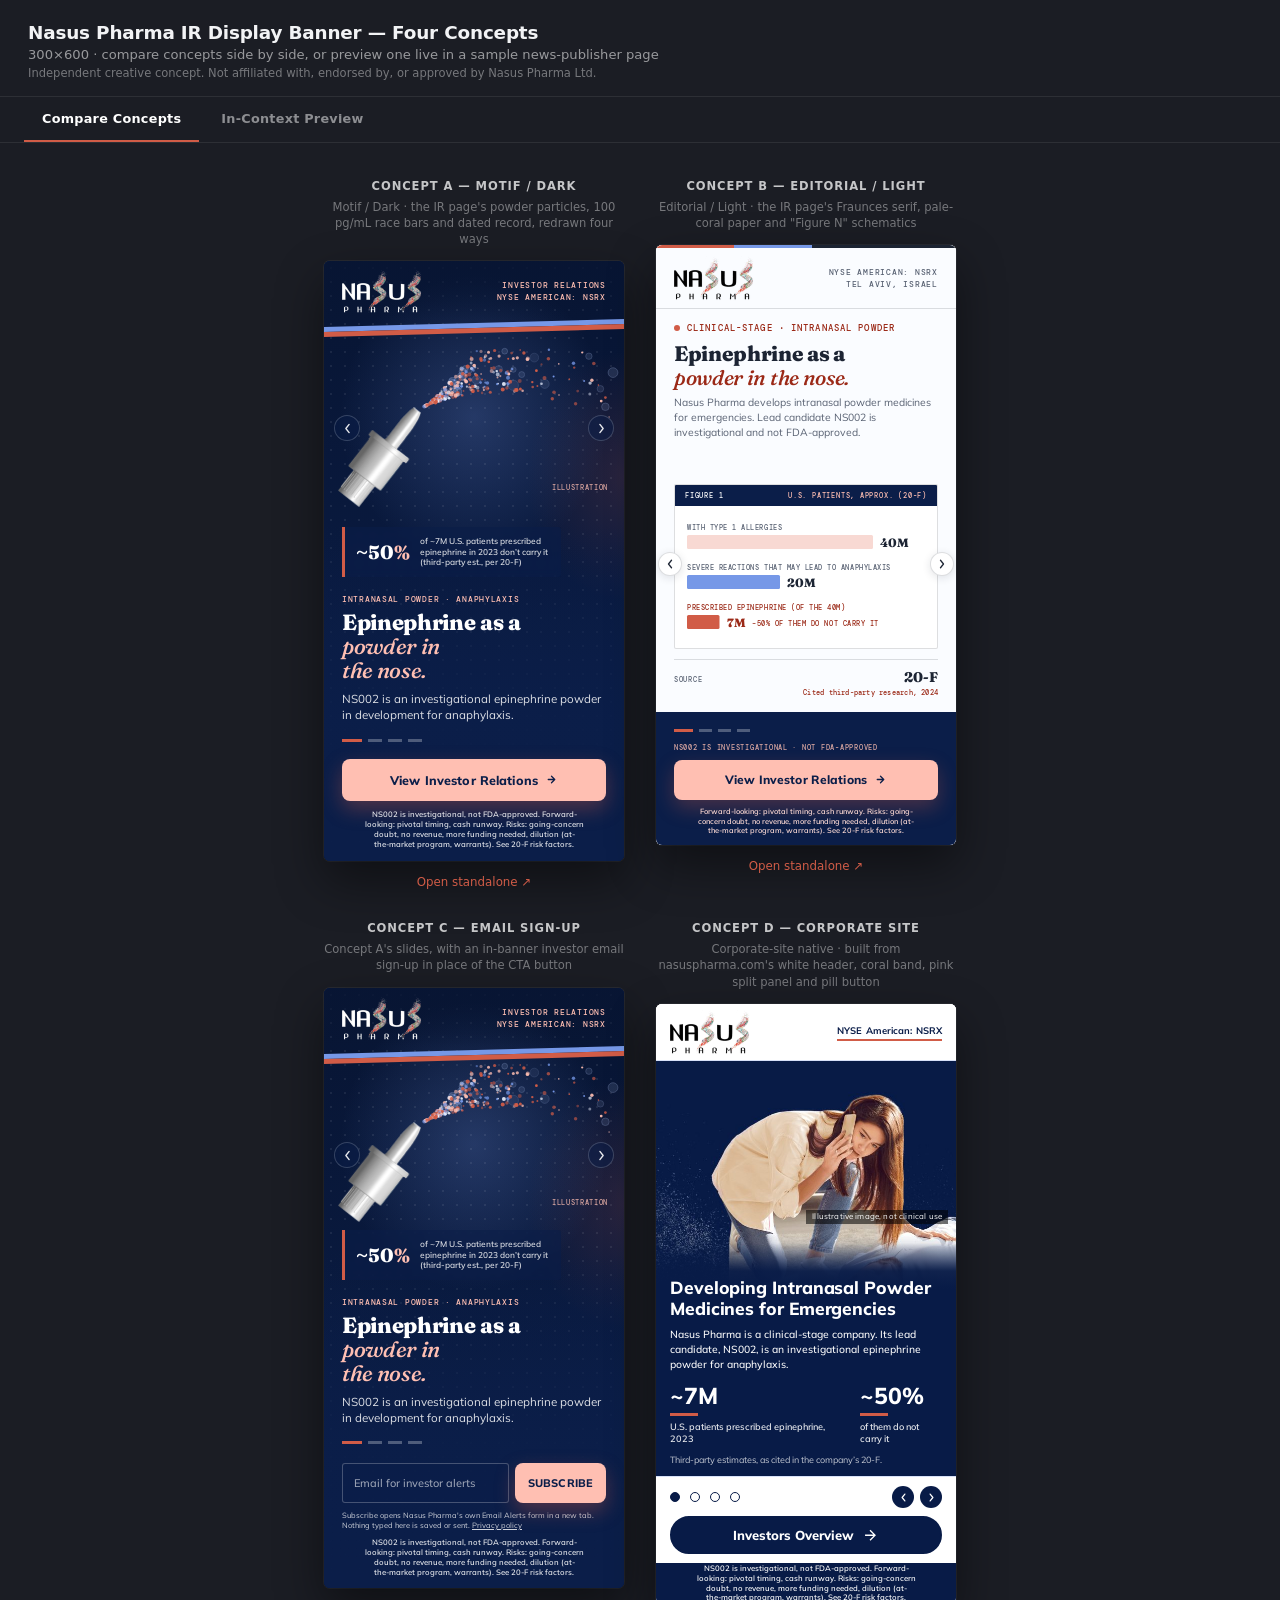
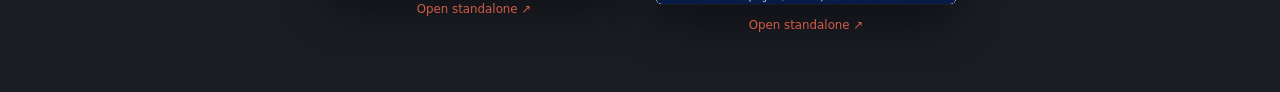
<file: index.html>
<!DOCTYPE html>
<html lang="en">
<head>
<meta name="robots" content="noindex,nofollow">
<meta charset="UTF-8">
<meta name="viewport" content="width=device-width,initial-scale=1">
<meta name="ir-banner-company" content="Nasus Pharma Ltd.">
<link rel="icon" href="data:,">
<title>Nasus Pharma IR Banner — Concept Comparison</title>
<style>
  :root { --ui-accent:#d15c47; }
  * { margin:0; padding:0; box-sizing:border-box; }
  html, body {
    height:100%;
    background:#1b1d24;
    font-family:-apple-system, BlinkMacSystemFont, 'Segoe UI', system-ui, sans-serif;
    color:#f2f3f5;
  }
  header {
    padding:22px 28px 16px;
    border-bottom:1px solid rgba(255,255,255,0.08);
  }
  header h1 { font-size:1.15rem; font-weight:700; letter-spacing:-0.01em; }
  header p { margin-top:4px; font-size:0.82rem; color:rgba(255,255,255,0.55); }
  header p.pitch-note { font-size:0.72rem; color:rgba(255,255,255,0.4); }

  /* ---- tabs ---- */
  .tabs {
    display:flex;
    gap:4px;
    padding:0 24px;
    border-bottom:1px solid rgba(255,255,255,0.08);
  }
  .tab-btn {
    background:none;
    border:0;
    font-family:inherit;
    color:rgba(255,255,255,0.5);
    font-size:0.8rem;
    font-weight:700;
    letter-spacing:0.02em;
    padding:14px 18px;
    cursor:pointer;
    border-bottom:2px solid transparent;
    transition:color 0.15s ease;
  }
  .tab-btn:hover { color:rgba(255,255,255,0.8); }
  .tab-btn.active { color:#fff; border-bottom-color:var(--ui-accent); }
  .tab-panel { display:none; }
  .tab-panel.active { display:block; }

  main {
    display:flex;
    flex-wrap:wrap;
    gap:32px;
    justify-content:center;
    padding:36px 24px 60px;
  }
  /* four 300px frames need about 1344px of width; below that, wrap 2 + 2 rather than 3 + 1 */
  @media (max-width:1343px) { main { max-width:700px; margin:0 auto; } }
  .col { display:flex; flex-direction:column; align-items:center; gap:14px; }
  .col h2 {
    font-size:0.72rem;
    font-weight:700;
    letter-spacing:0.08em;
    text-transform:uppercase;
    color:rgba(255,255,255,0.75);
  }
  .col .tag {
    max-width:300px;
    min-height:2.8em;
    font-size:0.72rem;
    line-height:1.4;
    text-align:center;
    color:rgba(255,255,255,0.4);
    margin-top:-8px;
  }
  .frame-wrap {
    width:300px;
    height:600px;
    border-radius:6px;
    overflow:hidden;
    box-shadow:0 20px 48px rgba(0,0,0,0.45), 0 0 0 1px rgba(255,255,255,0.06);
    background:#000;
  }
  iframe { width:300px; height:600px; border:0; display:block; }
  .col a {
    font-size:0.74rem;
    color:var(--ui-accent);
    text-decoration:none;
  }
  .col a:hover { text-decoration:underline; }

  /* ---- in-context preview panel ---- */
  .preview-intro {
    text-align:center;
    padding:28px 24px 0;
  }
  .preview-intro p {
    font-size:0.82rem;
    color:rgba(255,255,255,0.55);
    max-width:560px;
    margin:0 auto;
  }
  .concept-switch {
    display:flex;
    flex-wrap:wrap;
    gap:10px;
    justify-content:center;
    padding:18px 24px 0;
  }
  .concept-btn {
    background:rgba(255,255,255,0.06);
    border:1px solid rgba(255,255,255,0.14);
    color:rgba(255,255,255,0.65);
    font-family:inherit;
    font-size:0.76rem;
    font-weight:700;
    letter-spacing:0.02em;
    padding:9px 16px;
    border-radius:20px;
    cursor:pointer;
    transition:all 0.15s ease;
  }
  .concept-btn:hover { border-color:rgba(255,255,255,0.3); }
  .concept-btn.active { background:var(--ui-accent); border-color:var(--ui-accent); color:#0c1015; }

  .preview-wrap {
    max-width:1180px;
    margin:24px auto 12px;
    padding:0 24px;
  }
  .preview-frame-outer {
    border-radius:6px;
    overflow:hidden;
    box-shadow:0 20px 48px rgba(0,0,0,0.45), 0 0 0 1px rgba(255,255,255,0.06);
  }
  #preview-iframe {
    width:100%;
    height:950px;
    border:0;
    display:block;
    background:#fff;
  }
  .preview-footer {
    text-align:center;
    padding:14px 24px 60px;
  }
  .preview-footer a {
    font-size:0.74rem;
    color:var(--ui-accent);
    text-decoration:none;
  }
  .preview-footer a:hover { text-decoration:underline; }
</style>
</head>
<body>

<header>
  <h1>Nasus Pharma IR Display Banner — Four Concepts</h1>
  <p>300×600 · compare concepts side by side, or preview one live in a sample news-publisher page</p>
  <p class="pitch-note">Independent creative concept. Not affiliated with, endorsed by, or approved by Nasus Pharma Ltd.</p>
</header>

<div class="tabs">
  <button type="button" class="tab-btn active" data-tab="compare">Compare Concepts</button>
  <button type="button" class="tab-btn" data-tab="preview">In-Context Preview</button>
</div>

<section class="tab-panel active" id="tab-compare">
  <main>
    <div class="col">
      <h2>Concept A — Motif / Dark</h2>
      <span class="tag">Motif / Dark · the IR page&#x27;s powder particles, 100 pg/mL race bars and dated record, redrawn four ways</span>
      <div class="frame-wrap">
        <iframe src="concept-a-photo/index.html" title="Nasus Pharma banner — photo concept"></iframe>
      </div>
      <a href="concept-a-photo/index.html" target="_blank" rel="noopener">Open standalone ↗</a>
    </div>

    <div class="col">
      <h2>Concept B — Editorial / Light</h2>
      <span class="tag">Editorial / Light · the IR page&#x27;s Fraunces serif, pale-coral paper and &quot;Figure N&quot; schematics</span>
      <div class="frame-wrap">
        <iframe src="concept-b-editorial/index.html" title="Nasus Pharma banner — editorial concept"></iframe>
      </div>
      <a href="concept-b-editorial/index.html" target="_blank" rel="noopener">Open standalone ↗</a>
    </div>

    <div class="col">
      <h2>Concept C — Email Sign-up</h2>
      <span class="tag">Concept A&#x27;s slides, with an in-banner investor email sign-up in place of the CTA button</span>
      <div class="frame-wrap">
        <iframe src="concept-c-dashboard/index.html" title="Nasus Pharma banner — email sign-up concept"></iframe>
      </div>
      <a href="concept-c-dashboard/index.html" target="_blank" rel="noopener">Open standalone ↗</a>
    </div>

    <div class="col">
      <h2>Concept D — Corporate Site</h2>
      <span class="tag">Corporate-site native · built from nasuspharma.com&#x27;s white header, coral band, pink split panel and pill button</span>
      <div class="frame-wrap">
        <iframe src="concept-d-corporate/index.html" title="Nasus Pharma banner — corporate-site concept"></iframe>
      </div>
      <a href="concept-d-corporate/index.html" target="_blank" rel="noopener">Open standalone ↗</a>
    </div>
  </main>
</section>

<section class="tab-panel" id="tab-preview">
  <div class="preview-intro">
    <p>A sample news-publisher article page with the banner dropped into the right-rail ad slot — the way it would actually sit alongside real editorial content. Switch concepts below.</p>
  </div>

  <div class="concept-switch">
    <button type="button" class="concept-btn active" data-concept="a">Concept A — Motif</button>
    <button type="button" class="concept-btn" data-concept="b">Concept B — Editorial</button>
    <button type="button" class="concept-btn" data-concept="c">Concept C — Email Sign-up</button>
    <button type="button" class="concept-btn" data-concept="d">Concept D — Corporate Site</button>
  </div>

  <div class="preview-wrap">
    <div class="preview-frame-outer">
      <iframe id="preview-iframe" src="context-preview/news.html?concept=a" title="Nasus Pharma banner — in-context publisher preview"></iframe>
    </div>
  </div>

  <div class="preview-footer">
    <a id="preview-open-link" href="context-preview/news.html?concept=a" target="_blank" rel="noopener">Open standalone ↗</a>
  </div>
</section>

<script>
  document.querySelectorAll('.tab-btn').forEach(function (btn) {
    btn.addEventListener('click', function () {
      document.querySelectorAll('.tab-btn').forEach(function (b) { b.classList.remove('active') })
      document.querySelectorAll('.tab-panel').forEach(function (p) { p.classList.remove('active') })
      btn.classList.add('active')
      document.getElementById('tab-' + btn.dataset.tab).classList.add('active')
    })
  })

  document.querySelectorAll('.concept-btn').forEach(function (btn) {
    btn.addEventListener('click', function () {
      document.querySelectorAll('.concept-btn').forEach(function (b) { b.classList.remove('active') })
      btn.classList.add('active')
      var url = 'context-preview/news.html?concept=' + btn.dataset.concept
      document.getElementById('preview-iframe').src = url
      document.getElementById('preview-open-link').href = url
    })
  })
</script>

</body>
</html>
</file>
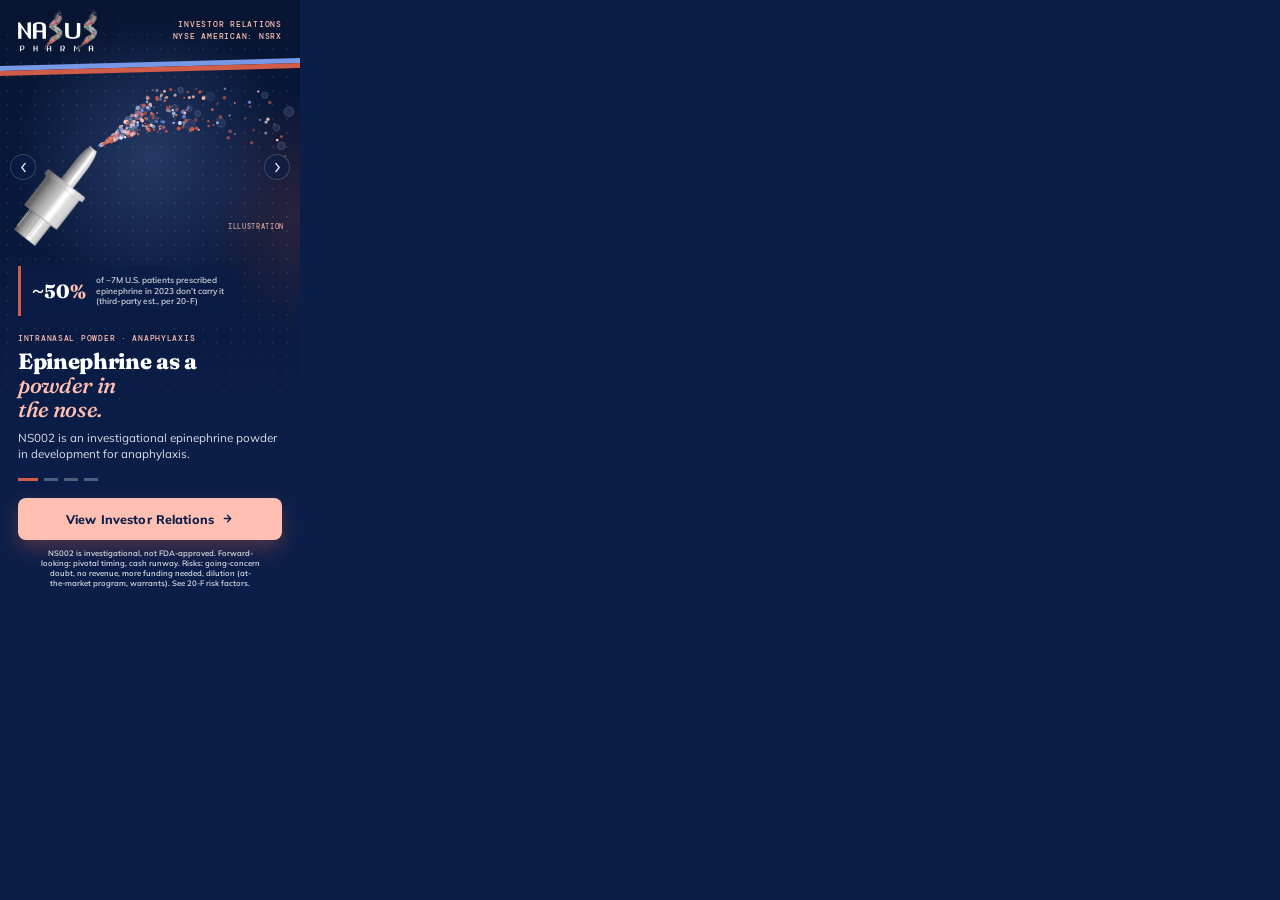
<file: concept-a-photo/index.html>
<!DOCTYPE html>
<html lang="en">
<head>
<meta name="robots" content="noindex,nofollow">
<meta charset="UTF-8">
<meta name="ad.size" content="width=300,height=600">
<meta http-equiv="X-UA-Compatible" content="IE=Edge">
<meta name="viewport" content="width=300,initial-scale=1">
<link rel="icon" href="data:,">
<title>Nasus Pharma Ltd. — Investor Relations</title>
<link rel="preconnect" href="https://fonts.googleapis.com">
<link rel="preconnect" href="https://fonts.gstatic.com" crossorigin>
<link href="https://fonts.googleapis.com/css2?family=Fraunces:ital,opsz,wght@0,9..144,700..900;1,9..144,400..600&family=Mulish:wght@600;700;800&family=DM+Mono:wght@500&display=swap" rel="stylesheet">
<link rel="stylesheet" href="style.css">
</head>
<body>

<!--
  Nasus Pharma Ltd. — IR display banner, 300x600 — Concept A: Motif / Dark.
  Promotes: https://nasus-ir-concept.pages.dev/
  The IR concept page has no photography beyond one device cutout, so each slide's background is that
  page's own graphic language redrawn at banner scale (powder-particle field, 100 pg/mL race bars,
  active particles on carriers, dated record), one variant per slide. Floating stat chip, persistent
  logo/ticker chrome, stat row + CTA + forward-looking-statements line. Concept C is generated from this
  file (scripts/build_concept_c.py), so re-run that after every edit here.
  Every slide's copy and stat comes from .tmp/facts.md (20-F, 6-Ks, company releases).
  Written by .tmp/gen_a.py; style.css is hand-edited.
-->

<div id="banner" aria-label="Nasus Pharma Ltd. investor relations advertisement">

  <div id="slides">

    <!-- Slide 1 — Overview -->
    <section class="slide" data-index="0">
      <div class="slide-bg motif" role="img" aria-label="Illustration: the company's nasal device spraying a cloud of powder particles, small coral and periwinkle dots with a few larger pale ones"><svg viewBox="0 0 300 600" aria-hidden="true"><image href="assets/device.png" x="14" y="146" width="83" height="100"/><circle class="car" cx="131.3" cy="127.8" r="2.7" opacity="0.55"/><circle class="car" cx="128.6" cy="120" r="3.7" opacity="0.72"/><circle class="car" cx="137.7" cy="115.4" r="4.2" opacity="0.78"/><circle class="car" cx="138.5" cy="110.5" r="3.4" opacity="0.72"/><circle class="car" cx="152.3" cy="118.8" r="4.3" opacity="0.52"/><circle class="car" cx="128.6" cy="123" r="4.4" opacity="0.54"/><circle class="car" cx="174.7" cy="108.4" r="3.8" opacity="0.48"/><circle class="car" cx="264.9" cy="95.2" r="3.2" opacity="0.61"/><circle class="car" cx="220.7" cy="122.9" r="4.5" opacity="0.48"/><circle class="car" cx="197.7" cy="113.6" r="3" opacity="0.57"/><circle class="car" cx="129.5" cy="131.7" r="4.6" opacity="0.61"/><circle class="car" cx="281.4" cy="145.8" r="3.8" opacity="0.65"/><circle class="car" cx="133.4" cy="130.7" r="4.3" opacity="0.80"/><circle class="car" cx="189.4" cy="108.6" r="2.7" opacity="0.56"/><circle class="car" cx="141.5" cy="107.2" r="2.8" opacity="0.70"/><circle class="car" cx="138.9" cy="115.3" r="3.6" opacity="0.74"/><circle class="car" cx="134.4" cy="124.6" r="4" opacity="0.75"/><circle class="car" cx="276.4" cy="127.8" r="3.3" opacity="0.54"/><circle class="car" cx="189.4" cy="124.3" r="5.1" opacity="0.42"/><circle class="car" cx="145" cy="109.1" r="3.2" opacity="0.57"/><circle class="car" cx="122.1" cy="131.8" r="3.6" opacity="0.60"/><circle class="car" cx="210.3" cy="96.6" r="4.4" opacity="0.37"/><circle class="car" cx="289" cy="111.6" r="4.9" opacity="0.71"/><circle class="car" cx="180.7" cy="90.2" r="2.9" opacity="0.64"/><circle class="car" cx="127.3" cy="120.7" r="3.1" opacity="0.42"/><circle class="car" cx="119.7" cy="129.6" r="2.9" opacity="0.51"/><circle class="pb tw" cx="126.7" cy="123.7" r="1.1" opacity="0.78" style="animation-delay:-3.8s"/><circle class="pb tw" cx="190.4" cy="130.5" r="1.4" opacity="0.50" style="animation-delay:-0.8s"/><circle class="pw tw" cx="165.3" cy="97.8" r="1.1" opacity="0.54" style="animation-delay:-0.2s"/><circle class="pc tw" cx="134.5" cy="126.7" r="0.8" opacity="0.61" style="animation-delay:-5.1s"/><circle class="pa tw" cx="208.7" cy="126" r="1.3" opacity="0.74" style="animation-delay:-6.2s"/><circle class="pa tw" cx="133.7" cy="132.4" r="2.1" opacity="0.89" style="animation-delay:-6.5s"/><circle class="pc tw" cx="161.3" cy="121.6" r="1.1" opacity="0.72" style="animation-delay:-5.8s"/><circle class="pb tw" cx="110" cy="138.1" r="1.6" opacity="0.70" style="animation-delay:-7.5s"/><circle class="pa tw" cx="116.1" cy="133.7" r="1.1" opacity="0.64" style="animation-delay:-3.9s"/><circle class="pw tw" cx="112.9" cy="140.9" r="1.2" opacity="0.50" style="animation-delay:-5.3s"/><circle class="pa tw" cx="250.2" cy="106.6" r="1.2" opacity="0.69" style="animation-delay:-5.1s"/><circle class="pa tw" cx="152.1" cy="124.6" r="0.9" opacity="0.54" style="animation-delay:-1.0s"/><circle class="pc tw" cx="229.6" cy="115.5" r="1" opacity="0.99" style="animation-delay:-5.3s"/><circle class="pw tw" cx="137.6" cy="107.5" r="2.1" opacity="0.51" style="animation-delay:-6.0s"/><circle class="pa tw" cx="113.4" cy="135" r="2.1" opacity="0.90" style="animation-delay:-1.7s"/><circle class="pb tw" cx="101" cy="144.7" r="1.6" opacity="0.75" style="animation-delay:-6.7s"/><circle class="pc tw" cx="113.1" cy="139.3" r="1.9" opacity="0.68" style="animation-delay:-7.3s"/><circle class="pa tw" cx="122" cy="132.2" r="1" opacity="0.88" style="animation-delay:-1.2s"/><circle class="pc tw" cx="146.2" cy="118.4" r="1.8" opacity="0.48" style="animation-delay:-1.5s"/><circle class="pb tw" cx="164.3" cy="127.3" r="0.9" opacity="0.79" style="animation-delay:-4.0s"/><circle class="pa tw" cx="111.1" cy="139.5" r="1.4" opacity="0.83" style="animation-delay:-7.0s"/><circle class="pb tw" cx="167.7" cy="110.1" r="2" opacity="0.53" style="animation-delay:-1.0s"/><circle class="pa tw" cx="125" cy="130.4" r="0.9" opacity="0.69" style="animation-delay:-1.7s"/><circle class="pw tw" cx="116.4" cy="138.6" r="2" opacity="0.81" style="animation-delay:-1.1s"/><circle class="pa tw" cx="148.7" cy="129.9" r="2.1" opacity="0.86" style="animation-delay:-0.8s"/><circle class="pw tw" cx="142.9" cy="125.7" r="1.1" opacity="0.69" style="animation-delay:-4.1s"/><circle class="pb tw" cx="134.4" cy="121.9" r="1.1" opacity="0.50" style="animation-delay:-2.9s"/><circle class="pc tw" cx="156.6" cy="121.6" r="1.3" opacity="0.79" style="animation-delay:-4.1s"/><circle class="pb tw" cx="285.1" cy="156.1" r="0.8" opacity="0.60" style="animation-delay:-7.2s"/><circle class="pb tw" cx="114.1" cy="134.9" r="1.8" opacity="0.92" style="animation-delay:-5.4s"/><circle class="pb tw" cx="189.3" cy="97.6" r="1.5" opacity="0.84" style="animation-delay:-0.7s"/><circle class="pb tw" cx="126.8" cy="121.5" r="1.7" opacity="0.94" style="animation-delay:-2.2s"/><circle class="pa tw" cx="136.2" cy="118.3" r="1.6" opacity="0.49" style="animation-delay:-6.9s"/><circle class="pc tw" cx="104.4" cy="143" r="1.2" opacity="0.68" style="animation-delay:-7.3s"/><circle class="pa tw" cx="120.8" cy="136" r="2" opacity="0.59" style="animation-delay:-1.4s"/><circle class="pc tw" cx="120.8" cy="138.3" r="1.6" opacity="0.87" style="animation-delay:-2.3s"/><circle class="pb tw" cx="153.9" cy="107.4" r="0.8" opacity="0.47" style="animation-delay:-0.1s"/><circle class="pc tw" cx="100.4" cy="145.5" r="2.1" opacity="0.71" style="animation-delay:-7.5s"/><circle class="pa tw" cx="146.5" cy="119.1" r="1.7" opacity="0.64" style="animation-delay:-6.7s"/><circle class="pb tw" cx="184.7" cy="112.9" r="1.6" opacity="0.99" style="animation-delay:-7.9s"/><circle class="pb tw" cx="108.6" cy="141.3" r="1.9" opacity="0.54" style="animation-delay:-0.7s"/><circle class="pw tw" cx="114.5" cy="139.8" r="1.9" opacity="0.98" style="animation-delay:-4.8s"/><circle class="pa tw" cx="109.3" cy="138.6" r="1.1" opacity="0.59" style="animation-delay:-7.7s"/><circle class="pa tw" cx="128.9" cy="136.4" r="1.5" opacity="0.47" style="animation-delay:-7.1s"/><circle class="pb tw" cx="111.4" cy="138" r="0.9" opacity="0.73" style="animation-delay:-1.6s"/><circle class="pb tw" cx="157.1" cy="113" r="0.8" opacity="0.90" style="animation-delay:-1.2s"/><circle class="pa tw" cx="170.6" cy="89.5" r="1.6" opacity="0.77" style="animation-delay:-4.2s"/><circle class="pw tw" cx="151" cy="125.2" r="1.7" opacity="0.88" style="animation-delay:-4.8s"/><circle class="pc tw" cx="113.4" cy="137.9" r="1.2" opacity="0.80" style="animation-delay:-0.4s"/><circle class="pw tw" cx="266.1" cy="122.1" r="1.7" opacity="0.69" style="animation-delay:-5.6s"/><circle class="pa tw" cx="107.4" cy="141.7" r="1.9" opacity="0.90" style="animation-delay:-4.7s"/><circle class="pa tw" cx="217.5" cy="103.4" r="1.1" opacity="0.47" style="animation-delay:-5.1s"/><circle class="pb tw" cx="198.6" cy="129.7" r="1.3" opacity="0.76" style="animation-delay:-5.0s"/><circle class="pa tw" cx="196.2" cy="89" r="0.8" opacity="0.86" style="animation-delay:-4.0s"/><circle class="pa tw" cx="199.9" cy="92" r="1.7" opacity="0.86" style="animation-delay:-3.8s"/><circle class="pa tw" cx="156.9" cy="97.9" r="1.8" opacity="0.86" style="animation-delay:-7.8s"/><circle class="pc tw" cx="182.5" cy="111.9" r="1.8" opacity="0.80" style="animation-delay:-1.6s"/><circle class="pw tw" cx="172.8" cy="110.1" r="1.2" opacity="0.86" style="animation-delay:-2.4s"/><circle class="pw tw" cx="111.9" cy="135.6" r="1.1" opacity="0.50" style="animation-delay:-1.7s"/><circle class="pb tw" cx="106.3" cy="142" r="1.7" opacity="0.71" style="animation-delay:-3.7s"/><circle class="pa tw" cx="251.6" cy="142.7" r="1.7" opacity="0.61" style="animation-delay:-0.6s"/><circle class="pa tw" cx="112.2" cy="137.9" r="2" opacity="0.49" style="animation-delay:-0.7s"/><circle class="pw tw" cx="101.3" cy="144.7" r="1.6" opacity="0.73" style="animation-delay:-7.1s"/><circle class="pb tw" cx="176.3" cy="115.1" r="1.1" opacity="0.67" style="animation-delay:-1.3s"/><circle class="pb tw" cx="145.6" cy="126.3" r="1.3" opacity="0.62" style="animation-delay:-6.7s"/><circle class="pa tw" cx="274.4" cy="124.1" r="0.8" opacity="0.84" style="animation-delay:-7.2s"/><circle class="pb tw" cx="101.8" cy="144.2" r="1.3" opacity="0.66" style="animation-delay:-7.0s"/><circle class="pa tw" cx="208.3" cy="121.1" r="1.2" opacity="0.91" style="animation-delay:-2.3s"/><circle class="pa tw" cx="157.3" cy="99.6" r="1.5" opacity="0.88" style="animation-delay:-6.3s"/><circle class="pw tw" cx="126.9" cy="128.9" r="0.8" opacity="0.67" style="animation-delay:-7.0s"/><circle class="pb tw" cx="147.6" cy="98.1" r="2" opacity="0.70" style="animation-delay:-6.0s"/><circle class="pa tw" cx="121.5" cy="135" r="1.2" opacity="0.95" style="animation-delay:-4.4s"/><circle class="pw tw" cx="141.8" cy="114.3" r="1.1" opacity="0.99" style="animation-delay:-2.1s"/><circle class="pc tw" cx="188.2" cy="108" r="1.2" opacity="0.82" style="animation-delay:-1.0s"/><circle class="pc tw" cx="122.7" cy="132.6" r="1.9" opacity="0.57" style="animation-delay:-7.3s"/><circle class="pa tw" cx="131.6" cy="136.1" r="1.4" opacity="0.75" style="animation-delay:-2.0s"/><circle class="pc tw" cx="149.5" cy="109.5" r="1.3" opacity="0.56" style="animation-delay:-0.2s"/><circle class="pw tw" cx="217.5" cy="122.7" r="1.3" opacity="0.74" style="animation-delay:-3.0s"/><circle class="pa tw" cx="116.5" cy="134" r="2.1" opacity="0.83" style="animation-delay:-4.2s"/><circle class="pa tw" cx="129.9" cy="133.4" r="1.9" opacity="0.60" style="animation-delay:-2.0s"/><circle class="pa tw" cx="191.3" cy="128.9" r="1.9" opacity="0.52" style="animation-delay:-3.4s"/><circle class="pc tw" cx="163.4" cy="122" r="1.8" opacity="0.72" style="animation-delay:-0.6s"/><circle class="pa tw" cx="187.6" cy="92.1" r="1.4" opacity="0.57" style="animation-delay:-1.2s"/><circle class="pb tw" cx="147.1" cy="128.6" r="1.7" opacity="0.50" style="animation-delay:-6.2s"/><circle class="pc tw" cx="106.9" cy="139.5" r="1" opacity="0.96" style="animation-delay:-5.2s"/><circle class="pw tw" cx="115.1" cy="134.8" r="1.6" opacity="0.87" style="animation-delay:-0.8s"/><circle class="pa tw" cx="142.1" cy="114.8" r="2" opacity="0.66" style="animation-delay:-1.8s"/><circle class="pb tw" cx="110.4" cy="138.5" r="1.4" opacity="0.80" style="animation-delay:-7.1s"/><circle class="pa tw" cx="108.1" cy="140.9" r="1.1" opacity="0.47" style="animation-delay:-3.3s"/><circle class="pw tw" cx="116.9" cy="132.8" r="2" opacity="0.68" style="animation-delay:-2.1s"/><circle class="pa tw" cx="126.1" cy="133.1" r="2" opacity="0.72" style="animation-delay:-5.6s"/><circle class="pb tw" cx="116.9" cy="134.9" r="0.8" opacity="0.86" style="animation-delay:-4.0s"/><circle class="pa tw" cx="186" cy="120.3" r="1.1" opacity="0.60" style="animation-delay:-7.1s"/><circle class="pc tw" cx="113.6" cy="134.6" r="1.6" opacity="0.55" style="animation-delay:-1.8s"/><circle class="pb tw" cx="235" cy="133.9" r="1" opacity="0.48" style="animation-delay:-0.2s"/><circle class="pw tw" cx="169.7" cy="111.3" r="1.3" opacity="0.48" style="animation-delay:-3.1s"/><circle class="pa tw" cx="269.8" cy="102.5" r="1.8" opacity="0.63" style="animation-delay:-1.5s"/><circle class="pa tw" cx="230" cy="131.3" r="1.8" opacity="0.62" style="animation-delay:-5.8s"/><circle class="pc tw" cx="132.5" cy="125.2" r="2" opacity="0.98" style="animation-delay:-1.7s"/><circle class="pb tw" cx="117.3" cy="134.3" r="1.9" opacity="0.50" style="animation-delay:-5.6s"/><circle class="pw tw" cx="137.7" cy="122.5" r="1.2" opacity="0.94" style="animation-delay:-0.2s"/><circle class="pa tw" cx="147" cy="96" r="0.8" opacity="0.89" style="animation-delay:-0.5s"/><circle class="pa tw" cx="145.3" cy="113.6" r="2" opacity="0.59" style="animation-delay:-5.7s"/><circle class="pw tw" cx="125.2" cy="121.9" r="1.8" opacity="0.97" style="animation-delay:-0.5s"/><circle class="pw tw" cx="174" cy="122.6" r="0.9" opacity="0.98" style="animation-delay:-7.6s"/><circle class="pb tw" cx="151.3" cy="113.1" r="1.4" opacity="0.55" style="animation-delay:-6.4s"/><circle class="pa tw" cx="148.7" cy="125.6" r="1.9" opacity="0.78" style="animation-delay:-2.6s"/><circle class="pa tw" cx="139.5" cy="129.9" r="0.9" opacity="0.67" style="animation-delay:-1.3s"/><circle class="pb tw" cx="175.1" cy="95.1" r="1.6" opacity="0.75" style="animation-delay:-2.6s"/><circle class="pa tw" cx="122.1" cy="129.6" r="0.9" opacity="0.68" style="animation-delay:-7.9s"/><circle class="pw tw" cx="147.1" cy="102" r="1.4" opacity="0.58" style="animation-delay:-4.3s"/><circle class="pb tw" cx="110.7" cy="141" r="1.8" opacity="0.61" style="animation-delay:-4.5s"/><circle class="pb tw" cx="102.2" cy="145.2" r="1.6" opacity="0.49" style="animation-delay:-2.0s"/><circle class="pw tw" cx="147.6" cy="107.6" r="1.5" opacity="0.89" style="animation-delay:-5.2s"/><circle class="pb tw" cx="142.2" cy="120.6" r="1.9" opacity="0.95" style="animation-delay:-0.3s"/><circle class="pa tw" cx="102.5" cy="143.8" r="1" opacity="0.78" style="animation-delay:-6.6s"/><circle class="pc tw" cx="112.7" cy="138.4" r="1" opacity="0.59" style="animation-delay:-6.2s"/><circle class="pc tw" cx="137.6" cy="133.9" r="0.9" opacity="0.84" style="animation-delay:-2.8s"/><circle class="pw tw" cx="121.7" cy="138.7" r="0.8" opacity="0.81" style="animation-delay:-1.6s"/><circle class="pb tw" cx="186.7" cy="110.2" r="1" opacity="0.49" style="animation-delay:-0.3s"/><circle class="pb tw" cx="106.1" cy="142.1" r="1.4" opacity="0.51" style="animation-delay:-3.2s"/><circle class="pb tw" cx="135.9" cy="115.5" r="1.7" opacity="0.99" style="animation-delay:-5.3s"/><circle class="pb tw" cx="127.5" cy="133.6" r="1.9" opacity="0.68" style="animation-delay:-6.9s"/><circle class="pa tw" cx="116.4" cy="140.3" r="1.3" opacity="0.66" style="animation-delay:-3.2s"/><circle class="pc tw" cx="130.5" cy="119.2" r="0.9" opacity="0.94" style="animation-delay:-3.7s"/><circle class="pb tw" cx="108.6" cy="140.9" r="1.6" opacity="0.50" style="animation-delay:-5.0s"/><circle class="pa tw" cx="113.3" cy="137" r="1.5" opacity="0.64" style="animation-delay:-1.3s"/><circle class="pa tw" cx="115.9" cy="135.5" r="1.8" opacity="0.62" style="animation-delay:-6.7s"/><circle class="pb tw" cx="125.9" cy="122.1" r="2" opacity="0.48" style="animation-delay:-7.4s"/><circle class="pa tw" cx="245.3" cy="118.2" r="0.9" opacity="0.79" style="animation-delay:-4.9s"/><circle class="pc tw" cx="135.1" cy="126.9" r="0.9" opacity="0.54" style="animation-delay:-2.9s"/><circle class="pw tw" cx="133.7" cy="133.7" r="1.9" opacity="0.47" style="animation-delay:-6.7s"/><circle class="pb tw" cx="193.3" cy="96.8" r="1.6" opacity="0.81" style="animation-delay:-2.5s"/><circle class="pa tw" cx="167.2" cy="107.1" r="1" opacity="0.79" style="animation-delay:-3.9s"/><circle class="pb tw" cx="150.2" cy="104.6" r="1.8" opacity="0.91" style="animation-delay:-6.5s"/><circle class="pb tw" cx="126.7" cy="127.9" r="1.3" opacity="0.73" style="animation-delay:-5.3s"/><circle class="pw tw" cx="117.6" cy="130.3" r="1" opacity="0.62" style="animation-delay:-5.8s"/><circle class="pa tw" cx="253.7" cy="130.1" r="1.4" opacity="0.46" style="animation-delay:-0.5s"/><circle class="pa tw" cx="176.7" cy="109.4" r="1.7" opacity="0.56" style="animation-delay:-7.9s"/><circle class="pa tw" cx="110.9" cy="137.2" r="1.8" opacity="0.49" style="animation-delay:-2.8s"/><circle class="pb tw" cx="102.7" cy="144.9" r="1.2" opacity="0.53" style="animation-delay:-4.0s"/><circle class="pb tw" cx="159.9" cy="129" r="1.1" opacity="0.79" style="animation-delay:-1.9s"/><circle class="pb tw" cx="141.1" cy="119" r="1.6" opacity="0.82" style="animation-delay:-7.2s"/><circle class="pa tw" cx="138.7" cy="112.9" r="1.8" opacity="0.87" style="animation-delay:-0.4s"/><circle class="pb tw" cx="164.5" cy="91.3" r="1.5" opacity="0.86" style="animation-delay:-3.0s"/><circle class="pa tw" cx="133.3" cy="122.6" r="0.9" opacity="0.55" style="animation-delay:-5.9s"/><circle class="pb tw" cx="131.9" cy="115.7" r="1.9" opacity="0.62" style="animation-delay:-7.7s"/><circle class="pw tw" cx="265.8" cy="133.1" r="1.5" opacity="0.47" style="animation-delay:-1.2s"/><circle class="pa tw" cx="213.4" cy="125.1" r="1" opacity="0.79" style="animation-delay:-0.4s"/><circle class="pb tw" cx="137.7" cy="109.1" r="1.5" opacity="0.51" style="animation-delay:-2.9s"/><circle class="pc tw" cx="120.1" cy="135.1" r="1.1" opacity="0.91" style="animation-delay:-1.3s"/><circle class="pa tw" cx="144.9" cy="118.1" r="0.9" opacity="0.93" style="animation-delay:-6.3s"/><circle class="pb tw" cx="101.7" cy="145" r="1.5" opacity="0.78" style="animation-delay:-4.6s"/><circle class="pb tw" cx="114.4" cy="138.1" r="1.5" opacity="0.59" style="animation-delay:-7.2s"/><circle class="pa tw" cx="128.5" cy="124.1" r="0.9" opacity="0.46" style="animation-delay:-4.4s"/><circle class="pc tw" cx="142.1" cy="110.8" r="1.6" opacity="0.81" style="animation-delay:-3.3s"/><circle class="pa tw" cx="119.1" cy="135.8" r="1.5" opacity="0.62" style="animation-delay:-0.4s"/><circle class="pb tw" cx="234.8" cy="102.9" r="0.8" opacity="0.86" style="animation-delay:-3.7s"/><circle class="pa tw" cx="212.4" cy="109.7" r="1.4" opacity="1.00" style="animation-delay:-2.1s"/><circle class="pb tw" cx="131.8" cy="134.4" r="2" opacity="0.84" style="animation-delay:-2.1s"/><circle class="pc tw" cx="137.6" cy="125.3" r="1.4" opacity="0.98" style="animation-delay:-2.4s"/><circle class="pa tw" cx="184.2" cy="97.7" r="1" opacity="0.91" style="animation-delay:-1.6s"/><circle class="pw tw" cx="179.9" cy="123.1" r="2" opacity="0.91" style="animation-delay:-4.3s"/><circle class="pa tw" cx="152.6" cy="114.2" r="1.5" opacity="0.92" style="animation-delay:-3.5s"/><circle class="pc tw" cx="118.2" cy="133.1" r="1.1" opacity="0.77" style="animation-delay:-4.5s"/><circle class="pa tw" cx="145.3" cy="123.4" r="1" opacity="0.84" style="animation-delay:-0.2s"/><circle class="pa tw" cx="108.5" cy="138.9" r="1.6" opacity="0.83" style="animation-delay:-5.9s"/><circle class="pw tw" cx="153.5" cy="126.7" r="1.9" opacity="0.49" style="animation-delay:-6.9s"/><circle class="pw tw" cx="120.1" cy="137.7" r="1.9" opacity="0.50" style="animation-delay:-6.0s"/><circle class="pa tw" cx="116.4" cy="137.4" r="1.4" opacity="0.50" style="animation-delay:-6.1s"/><circle class="pb tw" cx="122.1" cy="131.9" r="0.8" opacity="0.96" style="animation-delay:-0.4s"/><circle class="pc tw" cx="184" cy="116.7" r="2" opacity="0.73" style="animation-delay:-6.8s"/><circle class="pa tw" cx="116.8" cy="135.2" r="1.4" opacity="0.64" style="animation-delay:-5.6s"/><circle class="pa tw" cx="115.9" cy="136.8" r="1.1" opacity="0.77" style="animation-delay:-2.3s"/><circle class="pb tw" cx="146.7" cy="126.6" r="0.9" opacity="0.72" style="animation-delay:-3.9s"/><circle class="pc tw" cx="117.1" cy="135.7" r="1.3" opacity="0.59" style="animation-delay:-7.6s"/><circle class="pw tw" cx="151.2" cy="106.3" r="1.1" opacity="0.58" style="animation-delay:-1.3s"/><circle class="pa tw" cx="166.3" cy="131.2" r="1.5" opacity="0.80" style="animation-delay:-2.8s"/><circle class="pw tw" cx="183.6" cy="125" r="0.9" opacity="0.46" style="animation-delay:-1.6s"/><circle class="pc tw" cx="148.5" cy="107.7" r="2" opacity="0.54" style="animation-delay:-7.9s"/><circle class="pc tw" cx="138.1" cy="107.6" r="1.6" opacity="0.54" style="animation-delay:-6.7s"/><circle class="pa tw" cx="224.4" cy="97.8" r="1.8" opacity="0.70" style="animation-delay:-5.5s"/><circle class="pw tw" cx="103.1" cy="143.5" r="1.6" opacity="0.58" style="animation-delay:-1.5s"/><circle class="pc tw" cx="160.5" cy="99" r="1.7" opacity="0.54" style="animation-delay:-1.2s"/><circle class="pb tw" cx="101.6" cy="144.8" r="1" opacity="0.98" style="animation-delay:-2.1s"/><circle class="pa tw" cx="192.5" cy="129" r="2.1" opacity="0.98" style="animation-delay:-0.8s"/><circle class="pa tw" cx="158" cy="118.4" r="0.9" opacity="0.94" style="animation-delay:-3.7s"/><circle class="pb tw" cx="120.7" cy="126.8" r="1.9" opacity="0.83" style="animation-delay:-4.0s"/><circle class="pb tw" cx="157" cy="90.4" r="1.6" opacity="0.45" style="animation-delay:-1.9s"/><circle class="pc tw" cx="184" cy="122.6" r="1.7" opacity="0.86" style="animation-delay:-3.4s"/><circle class="pw tw" cx="121.5" cy="137.5" r="1.8" opacity="0.77" style="animation-delay:-1.8s"/><circle class="pb tw" cx="161.6" cy="94.9" r="1.7" opacity="0.58" style="animation-delay:-3.2s"/><circle class="pb tw" cx="173.5" cy="116.5" r="1" opacity="0.72" style="animation-delay:-0.2s"/><circle class="pw tw" cx="173.7" cy="113.5" r="1.9" opacity="0.63" style="animation-delay:-0.1s"/><circle class="pa tw" cx="195.7" cy="120" r="2" opacity="0.47" style="animation-delay:-4.3s"/><circle class="pa tw" cx="196.4" cy="128.1" r="1.5" opacity="0.92" style="animation-delay:-3.7s"/><circle class="pb tw" cx="117.6" cy="138.2" r="1.3" opacity="0.68" style="animation-delay:-7.6s"/><circle class="pb tw" cx="102.5" cy="143.6" r="1.7" opacity="0.73" style="animation-delay:-7.5s"/><circle class="pb tw" cx="117.3" cy="137" r="1.1" opacity="0.67" style="animation-delay:-0.1s"/><circle class="pw tw" cx="160.7" cy="96.3" r="1.1" opacity="0.67" style="animation-delay:-7.6s"/><circle class="pa tw" cx="151.6" cy="114.3" r="1" opacity="0.90" style="animation-delay:-5.1s"/><circle class="pw tw" cx="125.1" cy="137.3" r="1.3" opacity="0.91" style="animation-delay:-6.4s"/><circle class="pw tw" cx="120.6" cy="136.9" r="1.1" opacity="0.66" style="animation-delay:-2.0s"/><circle class="pa tw" cx="103.2" cy="144.4" r="1.2" opacity="0.81" style="animation-delay:-2.6s"/><circle class="pa tw" cx="106.5" cy="141.9" r="1.6" opacity="0.81" style="animation-delay:-2.9s"/><circle class="pa tw" cx="186.2" cy="120.8" r="2" opacity="0.74" style="animation-delay:-2.8s"/><circle class="pc tw" cx="152.8" cy="90.1" r="1.2" opacity="0.51" style="animation-delay:-1.1s"/><circle class="pb tw" cx="115.8" cy="135.1" r="1" opacity="0.89" style="animation-delay:-1.3s"/><circle class="pa tw" cx="281.4" cy="136.6" r="1.4" opacity="0.82" style="animation-delay:-7.2s"/><circle class="pc tw" cx="137.2" cy="115.4" r="1.7" opacity="0.49" style="animation-delay:-6.7s"/><circle class="pb tw" cx="133.4" cy="124.6" r="1.9" opacity="0.72" style="animation-delay:-0.5s"/><circle class="pb tw" cx="130.7" cy="127.3" r="1" opacity="0.59" style="animation-delay:-1.3s"/><circle class="pb tw" cx="133.6" cy="121.4" r="1.4" opacity="0.68" style="animation-delay:-7.7s"/><circle class="pb tw" cx="203.4" cy="98.4" r="1.7" opacity="0.89" style="animation-delay:-0.8s"/><circle class="pa tw" cx="114.4" cy="134.9" r="1.3" opacity="0.64" style="animation-delay:-6.9s"/><circle class="pa tw" cx="169.8" cy="107" r="1.8" opacity="0.61" style="animation-delay:-2.7s"/><circle class="pb tw" cx="166.8" cy="97.4" r="1.4" opacity="0.73" style="animation-delay:-2.2s"/><circle class="pw tw" cx="124.8" cy="131.5" r="2.1" opacity="0.72" style="animation-delay:-0.9s"/><circle class="pa tw" cx="143.7" cy="105.6" r="2.1" opacity="0.88" style="animation-delay:-0.3s"/><circle class="pc tw" cx="249.5" cy="102.2" r="1.7" opacity="0.77" style="animation-delay:-3.2s"/><circle class="pw tw" cx="123.7" cy="136.1" r="1.4" opacity="0.48" style="animation-delay:-4.0s"/><circle class="pa tw" cx="118.2" cy="135.6" r="1.3" opacity="0.79" style="animation-delay:-5.6s"/><circle class="pa tw" cx="183.6" cy="110.4" r="1.4" opacity="0.51" style="animation-delay:-1.5s"/><circle class="pb tw" cx="277.2" cy="140.1" r="1.4" opacity="0.93" style="animation-delay:-1.1s"/><circle class="pb tw" cx="134.3" cy="121.2" r="1.7" opacity="0.55" style="animation-delay:-0.3s"/><circle class="pc tw" cx="116.7" cy="139.5" r="1.4" opacity="0.47" style="animation-delay:-1.0s"/><circle class="pa tw" cx="149.1" cy="130.8" r="1.4" opacity="0.82" style="animation-delay:-4.8s"/><circle class="pa tw" cx="228.3" cy="137.7" r="1.7" opacity="0.71" style="animation-delay:-3.3s"/><circle class="pa tw" cx="109.6" cy="141.1" r="1" opacity="0.57" style="animation-delay:-1.0s"/><circle class="pc tw" cx="101.2" cy="145" r="1.2" opacity="0.58" style="animation-delay:-5.9s"/><circle class="pa tw" cx="112.2" cy="140.4" r="1.7" opacity="0.85" style="animation-delay:-0.7s"/><circle class="pb tw" cx="128.2" cy="131.6" r="1.7" opacity="0.82" style="animation-delay:-7.1s"/><circle class="pw tw" cx="122.3" cy="125.6" r="0.9" opacity="0.83" style="animation-delay:-4.9s"/><circle class="pc tw" cx="115.4" cy="135.9" r="1.2" opacity="0.54" style="animation-delay:-6.9s"/><circle class="pb tw" cx="130.9" cy="125.1" r="1.5" opacity="0.71" style="animation-delay:-1.3s"/><circle class="pw tw" cx="103.5" cy="144.8" r="1" opacity="0.54" style="animation-delay:-6.4s"/><circle class="pb tw" cx="121.7" cy="130.1" r="1.8" opacity="0.61" style="animation-delay:-0.5s"/><circle class="pc tw" cx="260.1" cy="119.9" r="1" opacity="0.85" style="animation-delay:-0.1s"/><circle class="pc tw" cx="121.1" cy="128.7" r="1.9" opacity="0.69" style="animation-delay:-7.1s"/><circle class="pb tw" cx="203.7" cy="97.4" r="2" opacity="0.61" style="animation-delay:-0.0s"/><circle class="pa tw" cx="220.5" cy="116.9" r="2" opacity="0.61" style="animation-delay:-1.1s"/><circle class="pa tw" cx="163.2" cy="127.4" r="2.1" opacity="0.60" style="animation-delay:-6.8s"/><circle class="pa tw" cx="154.1" cy="129.7" r="1.3" opacity="0.75" style="animation-delay:-3.9s"/><circle class="pa tw" cx="138.3" cy="134.4" r="1.2" opacity="0.82" style="animation-delay:-3.7s"/><circle class="pa tw" cx="105.2" cy="143.6" r="1.4" opacity="0.74" style="animation-delay:-2.8s"/><circle class="pc tw" cx="173.1" cy="123.1" r="1.2" opacity="0.77" style="animation-delay:-1.5s"/><circle class="pc tw" cx="121.6" cy="135.6" r="1.3" opacity="0.65" style="animation-delay:-6.2s"/><circle class="pb tw" cx="159.5" cy="126.7" r="1.1" opacity="0.66" style="animation-delay:-0.8s"/><circle class="pc tw" cx="224.9" cy="88.7" r="1.2" opacity="0.78" style="animation-delay:-0.8s"/><circle class="pa tw" cx="153.2" cy="117.7" r="1.6" opacity="0.59" style="animation-delay:-6.2s"/><circle class="pb tw" cx="267.9" cy="119.2" r="1.7" opacity="0.91" style="animation-delay:-2.7s"/><circle class="pa tw" cx="158.1" cy="131.9" r="1.3" opacity="0.48" style="animation-delay:-4.5s"/><circle class="pa tw" cx="178.7" cy="128.5" r="2" opacity="0.92" style="animation-delay:-5.1s"/><circle class="pa tw" cx="182.9" cy="127" r="1.7" opacity="0.59" style="animation-delay:-4.5s"/><circle class="pb tw" cx="258.2" cy="91.5" r="1.1" opacity="0.92" style="animation-delay:-3.0s"/><circle class="pa tw" cx="111.5" cy="141.6" r="2" opacity="0.95" style="animation-delay:-7.2s"/><circle class="pc tw" cx="160.7" cy="125.7" r="0.9" opacity="0.84" style="animation-delay:-5.2s"/><circle class="pa tw" cx="127.6" cy="122.8" r="1.8" opacity="0.82" style="animation-delay:-2.4s"/><circle class="pa tw" cx="103.2" cy="144" r="1.8" opacity="0.71" style="animation-delay:-3.0s"/><circle class="pa tw" cx="164.8" cy="100.8" r="1.4" opacity="0.95" style="animation-delay:-7.1s"/><text class="m-title sm" x="284" y="229" text-anchor="end">ILLUSTRATION</text></svg></div>
      <div class="slide-scrim-top"></div>
      <div class="slide-scrim-bottom"></div>
      <div class="slide-copy">
        <div class="mid-chip">
          <span class="chip-num">~50<em>%</em></span>
          <span class="chip-label">of ~7M U.S. patients prescribed<br>epinephrine in 2023 don’t carry it<br>(third-party est., per 20-F)</span>
        </div>
        <div class="copy-bottom">
          <div class="kicker">Intranasal Powder · Anaphylaxis</div>
          <h1>Epinephrine as a<br><em>powder in<br>the nose.</em></h1>
          <p>NS002 is an investigational epinephrine powder in development for anaphylaxis.</p>
        </div>
      </div>
    </section>

    <!-- Slide 2 — Phase 2 -->
    <section class="slide" data-index="1">
      <div class="slide-bg motif" role="img" aria-label="Chart: median minutes for blood epinephrine to reach 100 pg/mL, NS002 1.69 minutes against EpiPen 3.42 minutes, two bars drawn to the reported values, with the study's limits: single dose, open-label, 50 healthy adults, without nasal allergic challenge, not powered for statistical significance"><svg viewBox="0 0 300 600" aria-hidden="true"><text class="m-title" x="18" y="96">MEDIAN MIN TO 100&#160;PG/ML IN BLOOD</text><text class="m-lab on" x="52" y="116">NS002, nasal powder</text><text class="m-bv on" x="256" y="117" text-anchor="end">1.69 min</text><rect class="hbar nas" x="46" y="122" width="103.8" height="15" rx="2"/><g class="trail"><circle class="pw" cx="156.8" cy="129.5" r="1.1" opacity="0.34"/><circle class="pw" cx="165" cy="129.5" r="1.1" opacity="0.34"/><circle class="pw" cx="173.2" cy="129.5" r="1.1" opacity="0.34"/><circle class="pw" cx="181.4" cy="129.5" r="1.1" opacity="0.34"/><circle class="pw" cx="189.6" cy="129.5" r="1.1" opacity="0.34"/><circle class="pw" cx="197.8" cy="129.5" r="1.1" opacity="0.34"/><circle class="pw" cx="206" cy="129.5" r="1.1" opacity="0.34"/><circle class="pw" cx="214.2" cy="129.5" r="1.1" opacity="0.34"/><circle class="pw" cx="222.4" cy="129.5" r="1.1" opacity="0.34"/><circle class="pw" cx="230.6" cy="129.5" r="1.1" opacity="0.34"/><circle class="pw" cx="238.8" cy="129.5" r="1.1" opacity="0.34"/></g><text class="m-lab" x="52" y="152">EpiPen&#174;, injection</text><text class="m-bv" x="256" y="153" text-anchor="end">3.42 min</text><rect class="hbar epi" x="46" y="158" width="210" height="15" rx="2"/><line class="axis" x1="46" y1="109" x2="46" y2="179"/><text class="m-title sm" x="18" y="196">SINGLE DOSE &#183; OPEN-LABEL &#183; 50 HEALTHY ADULTS</text><text class="m-title sm" x="18" y="206">WITHOUT NASAL ALLERGIC CHALLENGE &#183; P=0.033</text><text class="m-title sm" x="18" y="216">NOT POWERED FOR STATISTICAL SIGNIFICANCE:</text><text class="m-title sm" x="18" y="226">OBSERVED EFFECTS MAY NOT BE REAL (20-F)</text></svg></div>
      <div class="slide-scrim-top"></div>
      <div class="slide-scrim-bottom"></div>
      <div class="slide-copy">
        <div class="mid-chip">
          <span class="chip-num">88.4<em>%</em></span>
          <span class="chip-label">of participants at 100 pg/mL by 5<br>min after NS002 (EpiPen®: 64.6%).<br>About equal by 30 min (95.3% vs 95.8%)</span>
        </div>
        <div class="copy-bottom">
          <div class="kicker">Company-reported Phase 2 · Mar 16, 2026</div>
          <h1>Median 1.69 min to<br>reach 100 pg/mL in<br>blood. <em>EpiPen®: 3.42.</em></h1>
          <p>Healthy adults. Blood levels, not clinical outcomes.</p>
        </div>
      </div>
    </section>

    <!-- Slide 3 — Platform -->
    <section class="slide" data-index="2">
      <div class="slide-bg motif" role="img" aria-label="Illustration: small coral active particles clinging to larger pale lactose carrier particles, labelled"><svg viewBox="0 0 300 600" aria-hidden="true"><circle class="carrier" cx="212" cy="128" r="27"/><path class="carrier-hi" d="M195.3 116.7 A20.5 20.5 0 0 1 214.7 107.5"/><circle class="pa" cx="226.3" cy="152.1" r="1.6" opacity="0.95"/><circle class="pa" cx="239.6" cy="126.2" r="1.9" opacity="0.85"/><circle class="pb" cx="214.3" cy="154.7" r="1.3" opacity="0.83"/><circle class="pb" cx="229.3" cy="150.2" r="1.8" opacity="0.71"/><circle class="pb" cx="240.1" cy="127.6" r="1.8" opacity="0.83"/><circle class="pb" cx="238.8" cy="120.5" r="1.6" opacity="0.99"/><circle class="pa" cx="193.7" cy="147.9" r="1.7" opacity="0.94"/><circle class="pa" cx="238.9" cy="131.3" r="1.7" opacity="0.85"/><circle class="pa" cx="222.4" cy="152.8" r="1.8" opacity="0.72"/><circle class="pb" cx="221.1" cy="154.5" r="1.7" opacity="0.93"/><circle class="pa" cx="214.2" cy="100.2" r="1.7" opacity="0.87"/><circle class="pa" cx="186.4" cy="118" r="1.3" opacity="0.97"/><circle class="pa" cx="188.9" cy="142.8" r="1.4" opacity="0.80"/><circle class="pa" cx="184.9" cy="130.7" r="1.8" opacity="0.92"/><circle class="pb" cx="239.7" cy="126.8" r="1.4" opacity="0.88"/><circle class="pb" cx="184.4" cy="124.1" r="1.3" opacity="0.73"/><circle class="pa" cx="198.5" cy="103.6" r="1.8" opacity="0.80"/><circle class="pa" cx="189.6" cy="112.3" r="1.1" opacity="0.98"/><circle class="pa" cx="224.7" cy="152.5" r="1.1" opacity="0.90"/><circle class="pa" cx="234.9" cy="111" r="1.4" opacity="0.99"/><circle class="pa" cx="188.1" cy="112.7" r="1.4" opacity="0.90"/><circle class="pa" cx="237.1" cy="117.4" r="1.5" opacity="0.94"/><circle class="pa" cx="216.1" cy="100.6" r="1.8" opacity="0.96"/><circle class="pa" cx="197.4" cy="105.5" r="1.2" opacity="0.72"/><circle class="pb" cx="197.1" cy="152.2" r="1.9" opacity="0.92"/><circle class="carrier" cx="112" cy="114" r="20"/><path class="carrier-hi" d="M99.6 105.6 A15.2 15.2 0 0 1 114 98.8"/><circle class="pb" cx="131.1" cy="120.1" r="1.6" opacity="0.84"/><circle class="pa" cx="132.5" cy="107.7" r="1.3" opacity="0.96"/><circle class="pa" cx="95.5" cy="101.8" r="1.5" opacity="0.79"/><circle class="pa" cx="92.2" cy="109.7" r="1.7" opacity="0.81"/><circle class="pa" cx="126.8" cy="129" r="1.2" opacity="0.89"/><circle class="pa" cx="124.4" cy="97.3" r="1.2" opacity="0.93"/><circle class="pa" cx="119.6" cy="95.5" r="1.1" opacity="0.73"/><circle class="pa" cx="132.3" cy="117.3" r="1.1" opacity="0.90"/><circle class="pa" cx="126.5" cy="128.8" r="1.3" opacity="0.97"/><circle class="pa" cx="97.4" cy="100.1" r="1.8" opacity="0.91"/><circle class="pb" cx="93.1" cy="107.9" r="1.6" opacity="0.93"/><circle class="pa" cx="117" cy="94.8" r="1.4" opacity="0.82"/><circle class="pb" cx="92.5" cy="105.3" r="1.2" opacity="0.88"/><circle class="pb" cx="111.5" cy="93.8" r="1.1" opacity="0.97"/><circle class="pb" cx="106.2" cy="133.9" r="1.5" opacity="0.73"/><circle class="pb" cx="95.3" cy="101.7" r="1.7" opacity="0.79"/><circle class="pa" cx="105.5" cy="94.3" r="1.5" opacity="0.88"/><circle class="pb" cx="102.8" cy="131.9" r="1.1" opacity="1.00"/><circle class="pa" cx="127.6" cy="126.5" r="1.1" opacity="0.85"/><circle class="carrier" cx="258" cy="196" r="17"/><path class="carrier-hi" d="M247.5 188.9 A12.9 12.9 0 0 1 259.7 183.1"/><circle class="pa" cx="275" cy="190.1" r="1.6" opacity="0.86"/><circle class="pa" cx="244.5" cy="207.2" r="1.2" opacity="0.90"/><circle class="pa" cx="274.7" cy="200.5" r="1.5" opacity="0.92"/><circle class="pa" cx="241.4" cy="200.7" r="1.3" opacity="0.77"/><circle class="pa" cx="273.5" cy="186.8" r="1" opacity="0.85"/><circle class="pb" cx="254.2" cy="178" r="1.7" opacity="0.89"/><circle class="pb" cx="244.8" cy="183.6" r="1.5" opacity="0.78"/><circle class="pa" cx="240.4" cy="198.1" r="1.3" opacity="0.95"/><circle class="pa" cx="276.1" cy="191.8" r="1" opacity="0.76"/><circle class="pa" cx="270.8" cy="183.3" r="1.1" opacity="0.72"/><circle class="pa" cx="252" cy="213.5" r="1.7" opacity="0.99"/><circle class="pb" cx="275.1" cy="195" r="1.4" opacity="0.80"/><circle class="pa" cx="246.6" cy="182" r="1.2" opacity="0.80"/><circle class="pb" cx="257.5" cy="214.3" r="1.1" opacity="0.85"/><circle class="pa" cx="259.3" cy="214" r="1.6" opacity="0.98"/><circle class="pa" cx="240.8" cy="199.6" r="1.6" opacity="0.90"/><circle class="carrier" cx="62" cy="188" r="24"/><path class="carrier-hi" d="M47.1 177.9 A18.2 18.2 0 0 1 64.4 169.8"/><circle class="pa" cx="49.7" cy="166.3" r="1.1" opacity="0.71"/><circle class="pa" cx="71.4" cy="164.3" r="1.6" opacity="0.72"/><circle class="pa" cx="40.5" cy="176.2" r="1.4" opacity="0.77"/><circle class="pa" cx="86.8" cy="189.2" r="1.1" opacity="0.76"/><circle class="pb" cx="45.6" cy="205.3" r="1.1" opacity="0.94"/><circle class="pa" cx="72.9" cy="165.8" r="1" opacity="0.83"/><circle class="pb" cx="79.9" cy="171.7" r="1.5" opacity="0.98"/><circle class="pa" cx="79.7" cy="172.1" r="1.5" opacity="0.83"/><circle class="pa" cx="74.7" cy="165.8" r="1.6" opacity="0.72"/><circle class="pa" cx="71.9" cy="165.2" r="1.6" opacity="0.90"/><circle class="pa" cx="51.2" cy="166.5" r="1.1" opacity="0.79"/><circle class="pa" cx="44.3" cy="169.8" r="1.1" opacity="0.76"/><circle class="pa" cx="82.6" cy="202.6" r="1.3" opacity="0.72"/><circle class="pb" cx="86" cy="193.7" r="1.6" opacity="0.82"/><circle class="pa" cx="85.7" cy="192.9" r="1.3" opacity="0.82"/><circle class="pa" cx="52.9" cy="164.6" r="1.5" opacity="0.80"/><circle class="pb" cx="66.8" cy="212.2" r="1.7" opacity="0.86"/><circle class="pa" cx="45.3" cy="170.6" r="1.6" opacity="0.84"/><circle class="pa" cx="78.2" cy="169.5" r="1" opacity="0.90"/><circle class="pb" cx="67.1" cy="212.7" r="1.8" opacity="0.88"/><circle class="pa" cx="80.6" cy="203.7" r="1.2" opacity="0.98"/><circle class="pb" cx="68.5" cy="165.1" r="1.3" opacity="0.78"/><circle class="carrier" cx="150" cy="200" r="15"/><path class="carrier-hi" d="M140.7 193.7 A11.4 11.4 0 0 1 151.5 188.6"/><circle class="pa" cx="165.3" cy="202.4" r="1.7" opacity="0.98"/><circle class="pb" cx="134" cy="196.3" r="1.2" opacity="0.87"/><circle class="pa" cx="152.6" cy="184.1" r="1.8" opacity="0.97"/><circle class="pb" cx="151" cy="215.8" r="1.3" opacity="0.94"/><circle class="pa" cx="140.3" cy="211.5" r="1" opacity="0.99"/><circle class="pb" cx="150.5" cy="183.4" r="1.7" opacity="0.73"/><circle class="pb" cx="164.1" cy="193.1" r="1.8" opacity="0.79"/><circle class="pa" cx="158.5" cy="213.6" r="1.6" opacity="0.93"/><circle class="pa" cx="150.1" cy="184" r="1.2" opacity="0.95"/><circle class="pa" cx="152.7" cy="215.4" r="1" opacity="0.76"/><circle class="pa" cx="153.8" cy="185.1" r="1.4" opacity="0.92"/><circle class="pa" cx="148" cy="183.5" r="1.3" opacity="0.71"/><circle class="pa" cx="152.8" cy="183.9" r="1.3" opacity="0.76"/><circle class="pa" cx="152.3" cy="216" r="1.7" opacity="0.90"/><circle class="carrier" cx="170" cy="152" r="11"/><path class="carrier-hi" d="M163.2 147.4 A8.4 8.4 0 0 1 171.1 143.6"/><circle class="pa" cx="182.3" cy="154.1" r="1.1" opacity="0.84"/><circle class="pb" cx="160.8" cy="159.6" r="1.5" opacity="0.72"/><circle class="pb" cx="169.6" cy="163" r="1.6" opacity="0.93"/><circle class="pa" cx="173.3" cy="140" r="1.2" opacity="0.97"/><circle class="pa" cx="180" cy="157.3" r="1.6" opacity="0.93"/><circle class="pb" cx="180.1" cy="147.6" r="1.6" opacity="0.77"/><circle class="pa" cx="173.1" cy="163.3" r="1.6" opacity="0.71"/><circle class="pa" cx="180.1" cy="144.7" r="1.5" opacity="0.76"/><circle class="pa" cx="176.9" cy="160.4" r="1.6" opacity="0.72"/><circle class="pb" cx="170.5" cy="140.1" r="1.5" opacity="0.77"/><circle class="carrier" cx="28" cy="118" r="12"/><path class="carrier-hi" d="M20.6 113 A9.1 9.1 0 0 1 29.2 108.9"/><circle class="pb" cx="24.4" cy="105.8" r="1.5" opacity="0.81"/><circle class="pa" cx="19.5" cy="108.2" r="1.3" opacity="0.82"/><circle class="pb" cx="15.8" cy="122.5" r="1.6" opacity="0.77"/><circle class="pa" cx="30.9" cy="106.5" r="1.6" opacity="0.95"/><circle class="pa" cx="30.1" cy="104.7" r="1.7" opacity="0.85"/><circle class="pa" cx="34.7" cy="129.4" r="1.3" opacity="0.79"/><circle class="pa" cx="40.3" cy="115.2" r="1.2" opacity="0.89"/><circle class="pb" cx="35" cy="108" r="1.1" opacity="0.89"/><circle class="pb" cx="19.7" cy="109.3" r="1.1" opacity="0.91"/><circle class="pb" cx="16.4" cy="115.1" r="1.2" opacity="0.87"/><circle class="pb" cx="28.4" cy="130.6" r="1.7" opacity="0.91"/><circle class="pb" cx="236.6" cy="152.8" r="1.7" opacity="0.84"/><circle class="pw" cx="128.5" cy="179.7" r="0.8" opacity="0.77"/><circle class="pa" cx="172.8" cy="119.7" r="1.6" opacity="0.78"/><circle class="pb" cx="84.4" cy="163.7" r="1" opacity="0.51"/><circle class="pb" cx="115.7" cy="166.6" r="1" opacity="0.38"/><circle class="pb" cx="103" cy="212.5" r="1.5" opacity="0.52"/><circle class="pa" cx="27.4" cy="205.4" r="1.5" opacity="0.70"/><circle class="pb" cx="143.8" cy="176.6" r="1.1" opacity="0.38"/><circle class="pa" cx="185.6" cy="184.5" r="1.2" opacity="0.58"/><circle class="pb" cx="68.9" cy="96.8" r="1" opacity="0.36"/><circle class="pw" cx="278.1" cy="129.8" r="1.1" opacity="0.45"/><circle class="pb" cx="63.8" cy="148" r="0.9" opacity="0.84"/><circle class="pa" cx="245.9" cy="114.2" r="1.4" opacity="0.83"/><circle class="pb" cx="103.8" cy="149.7" r="1.7" opacity="0.75"/><circle class="pb" cx="21.6" cy="179.8" r="1.6" opacity="0.79"/><circle class="pa" cx="181.8" cy="205.1" r="1.5" opacity="0.84"/><circle class="pw" cx="154.8" cy="239.3" r="1.4" opacity="0.56"/><circle class="pa" cx="156.3" cy="99.4" r="1.4" opacity="0.44"/><circle class="pb" cx="44.4" cy="164" r="0.9" opacity="0.41"/><circle class="pb" cx="153.8" cy="137" r="1.2" opacity="0.58"/><circle class="pb" cx="121.3" cy="202.7" r="0.9" opacity="0.35"/><circle class="pw" cx="126.1" cy="212.4" r="1.6" opacity="0.69"/><circle class="pb" cx="99.7" cy="198.7" r="1.6" opacity="0.64"/><circle class="pb" cx="192.5" cy="187.8" r="1" opacity="0.80"/><circle class="pb" cx="90.4" cy="211.1" r="0.8" opacity="0.37"/><circle class="pa" cx="230.2" cy="197.4" r="1.3" opacity="0.79"/><circle class="pb" cx="165.8" cy="221.1" r="1.6" opacity="0.68"/><circle class="pw" cx="68.4" cy="118.4" r="1.5" opacity="0.49"/><circle class="pb" cx="73.3" cy="152.2" r="1.5" opacity="0.76"/><circle class="pb" cx="102" cy="138.2" r="1.2" opacity="0.90"/><circle class="pb" cx="265.6" cy="162.1" r="1.4" opacity="0.45"/><circle class="pw" cx="182.7" cy="241.2" r="1.6" opacity="0.40"/><circle class="pb" cx="209.8" cy="166" r="1.6" opacity="0.80"/><path class="lead" d="M236 112 L262 96 H284"/><text class="m-lab sm" x="284" y="93" text-anchor="end">LACTOSE CARRIERS</text><path class="lead acc" d="M52 206 L40 219 H22"/><text class="m-lab on sm" x="22" y="229">ACTIVE PARTICLES</text><text class="m-title sm" x="284" y="229" text-anchor="end">ILLUSTRATION</text></svg></div>
      <div class="slide-scrim-top"></div>
      <div class="slide-scrim-bottom"></div>
      <div class="slide-copy">
        <div class="mid-chip">
          <span class="chip-num">2<em> types</em></span>
          <span class="chip-label">of particle in the Nasax<br>powder, per the 20-F</span>
        </div>
        <div class="copy-bottom">
          <div class="kicker">Platform · Nasax Powder</div>
          <h1>A powder, built<br>from two <em>particle<br>populations.</em></h1>
          <p>Small active particles plus large lactose carriers, in an Aptar <span class="nw">unit-dose</span> spray device.</p>
        </div>
      </div>
    </section>

    <!-- Slide 4 — Status -->
    <section class="slide" data-index="3">
      <div class="slide-bg motif" role="img" aria-label="Diagram: a dated rail of the company's statements: on August 17, 2026 cash of about 10.3 million dollars (11.9 million at June 30) and a runway through the second quarter of 2027 with more funding needed; on September 14, 2026 the announcement that FDA cleared the NS002 IND; and, dashed, a pivotal study the company plans in addition for the fourth quarter of 2026, subject to regulatory alignment"><svg viewBox="0 0 300 600" aria-hidden="true"><path class="flow" d="M54 106 V144"/><path class="plan" d="M54 160 V196"/><circle class="n-on" cx="54" cy="98" r="6"/><circle class="n-on" cx="54" cy="152" r="6"/><circle class="n-plan" cx="54" cy="204" r="6"/><text class="m-yr" x="72" y="97">AUG 17, 2026 &#183; COMPANY STATEMENT</text><text class="m-lab" x="72" y="109">Cash about $10.3M ($11.9M Jun 30);</text><text class="m-lab" x="72" y="120">runway through Q2 2027; more funding needed</text><text class="m-yr" x="72" y="151">SEP 14, 2026 &#183; COMPANY ANNOUNCEMENT</text><text class="m-lab" x="72" y="163">FDA cleared the NS002 IND</text><text class="m-yr" x="72" y="203">Q4 2026 &#183; COMPANY PLAN</text><text class="m-lab plan-t" x="72" y="215">Pivotal study planned in addition,</text><text class="m-lab plan-t" x="72" y="226">subject to regulatory alignment</text><circle class="pc" cx="263.1" cy="181.8" r="2" opacity="0.51"/><circle class="pc" cx="285.4" cy="167.6" r="1.6" opacity="0.78"/><circle class="pa" cx="260" cy="155.2" r="2.2" opacity="0.42"/><circle class="pw" cx="244.3" cy="162.4" r="0.9" opacity="0.70"/><circle class="pc" cx="277.1" cy="126.9" r="2.1" opacity="0.79"/><circle class="pc" cx="286.6" cy="198.5" r="1" opacity="0.67"/><circle class="pw" cx="247.5" cy="185.5" r="1.6" opacity="0.35"/><circle class="pa" cx="284.8" cy="198.1" r="1.6" opacity="0.28"/><circle class="pw" cx="228.7" cy="206.8" r="0.8" opacity="0.40"/><circle class="pc" cx="269.1" cy="157" r="1.5" opacity="0.57"/><circle class="pa" cx="254.7" cy="214.3" r="1.5" opacity="0.51"/><circle class="pb" cx="249.3" cy="202.8" r="1" opacity="0.26"/><circle class="pb" cx="261" cy="155" r="1.3" opacity="0.75"/><circle class="pc" cx="274.5" cy="160.6" r="1.8" opacity="0.50"/><circle class="pw" cx="252.4" cy="164" r="1.2" opacity="0.46"/><circle class="pb" cx="276.7" cy="137.1" r="2.2" opacity="0.31"/><circle class="pc" cx="235.3" cy="193.1" r="1.7" opacity="0.75"/><circle class="pw" cx="234.4" cy="194.8" r="1.3" opacity="0.49"/><circle class="pa" cx="280.3" cy="223.4" r="2.1" opacity="0.72"/><circle class="pa" cx="267" cy="194.4" r="1.1" opacity="0.69"/><circle class="pb" cx="283" cy="103.1" r="1" opacity="0.36"/><circle class="pb" cx="253.3" cy="167" r="1.4" opacity="0.48"/><circle class="pa" cx="288" cy="207.6" r="1" opacity="0.68"/><circle class="pa" cx="262.1" cy="188" r="1.3" opacity="0.69"/><circle class="pa" cx="275.3" cy="215.1" r="2.3" opacity="0.69"/><circle class="pa" cx="245.7" cy="166.5" r="1.9" opacity="0.44"/><circle class="pa" cx="257.7" cy="155.9" r="1.1" opacity="0.54"/><circle class="pb" cx="282.3" cy="128.7" r="1.1" opacity="0.33"/><circle class="pb" cx="256.6" cy="157.9" r="1.3" opacity="0.25"/><circle class="pa" cx="235.4" cy="196.5" r="1.2" opacity="0.52"/><circle class="pc" cx="265.1" cy="173.3" r="2.2" opacity="0.37"/><circle class="pb" cx="292.4" cy="141.1" r="1" opacity="0.60"/><circle class="pa" cx="290.9" cy="139.1" r="2" opacity="0.72"/><circle class="pa" cx="233.6" cy="222.1" r="1.7" opacity="0.72"/><circle class="pw" cx="257.8" cy="202.7" r="2.1" opacity="0.72"/><circle class="pw" cx="253.3" cy="175.4" r="1.9" opacity="0.69"/></svg></div>
      <div class="slide-scrim-top"></div>
      <div class="slide-scrim-bottom"></div>
      <div class="slide-copy">
        <div class="mid-chip">
          <span class="chip-num">Q4<em> 2026</em></span>
          <span class="chip-label">Pivotal study planned in<br>addition (company plan)</span>
        </div>
        <div class="copy-bottom">
          <div class="kicker">Status · Company Statements</div>
          <h1>FDA cleared<br>the NS002 IND,<br><em>company says.</em></h1>
          <p>No revenue. Company filings cite substantial <span class="nw">going-concern</span> doubt.</p>
        </div>
      </div>
    </section>

  </div>

  <!-- Persistent chrome — sits above the rotating slides -->
  <header id="top-bar" class="reveal" data-delay="0">
    <img id="logo" src="assets/nasus-logo-white.png" alt="Nasus Pharma" width="80" height="45">
    <div id="eyebrow">INVESTOR&nbsp;RELATIONS<br>NYSE&nbsp;AMERICAN:&nbsp;NSRX</div>
  </header>
  <div id="stripe" aria-hidden="true"></div>

  <button type="button" class="nav-arrow" id="arrow-prev" aria-label="Previous slide">
    <svg viewBox="0 0 16 16"><path d="M10 3 6 8l4 5" stroke="currentColor" stroke-width="1.7" fill="none" stroke-linecap="round" stroke-linejoin="round"/></svg>
  </button>
  <button type="button" class="nav-arrow" id="arrow-next" aria-label="Next slide">
    <svg viewBox="0 0 16 16"><path d="M6 3l4 5-4 5" stroke="currentColor" stroke-width="1.7" fill="none" stroke-linecap="round" stroke-linejoin="round"/></svg>
  </button>

  <div id="bottom-fixed" class="reveal" data-delay="4">
    <div id="dots" role="tablist" aria-label="Slide selector">
      <button class="dot active" data-index="0" aria-label="Slide 1: Overview"></button>
      <button class="dot" data-index="1" aria-label="Slide 2: Phase 2"></button>
      <button class="dot" data-index="2" aria-label="Slide 3: Platform"></button>
      <button class="dot" data-index="3" aria-label="Slide 4: Status"></button>
    </div>


    <a href="#" id="cta">
      <span>View Investor Relations</span>
      <svg viewBox="0 0 16 16" id="cta-arrow" aria-hidden="true"><path d="M4 8h8M8 4l4 4-4 4" stroke="currentColor" stroke-width="1.6" fill="none" stroke-linecap="round" stroke-linejoin="round"/></svg>
    </a>
    <p id="disclosure">NS002 is investigational, not FDA-approved. Forward-looking: pivotal timing, cash runway. Risks: going-concern doubt, no revenue, more funding needed, dilution (at-the-market program, warrants). See 20-F risk factors.</p>
  </div>

  <!-- Standard HTML5-ad click-tag plumbing -->
  <div id="click-tag-wrapper"></div>
</div>

<script src="script.js"></script>
</body>
</html>
</file>
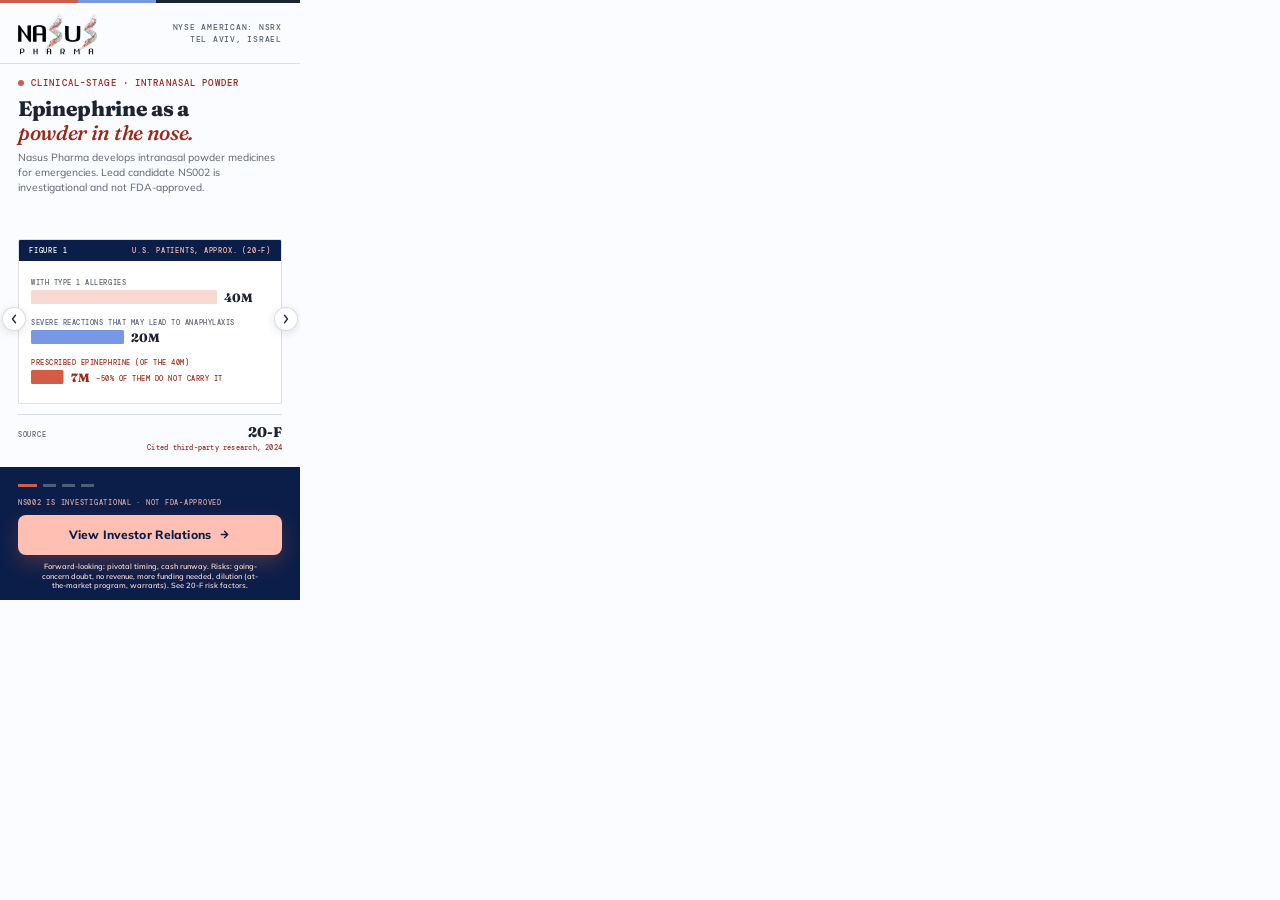
<file: concept-b-editorial/index.html>
<!DOCTYPE html>
<html lang="en">
<head>
<meta name="robots" content="noindex,nofollow">
<meta charset="UTF-8">
<meta name="ad.size" content="width=300,height=600">
<meta http-equiv="X-UA-Compatible" content="IE=Edge">
<meta name="viewport" content="width=300,initial-scale=1">
<link rel="icon" href="data:,">
<title>Nasus Pharma Ltd. — Investor Overview</title>
<link rel="preconnect" href="https://fonts.googleapis.com">
<link rel="preconnect" href="https://fonts.gstatic.com" crossorigin>
<link href="https://fonts.googleapis.com/css2?family=Fraunces:ital,opsz,wght@0,9..144,700..900;1,9..144,400..600&family=Mulish:wght@600;700;800&family=DM+Mono:wght@500&display=swap" rel="stylesheet">
<link rel="stylesheet" href="style.css">
</head>
<body>

<!--
  Nasus Pharma Ltd. — IR display banner, 300x600 — Concept B: Editorial / Light.
  Promotes: https://nasus-ir-concept.pages.dev/
  Annual-report styling taken from the IR concept page: Fraunces headlines with an italic accent phrase,
  DM Mono figure captions, the pale paper ground, one inline-SVG "Figure N" schematic per slide (one line
  weight and palette across all four), dark closing CTA band. Written by .tmp/gen_b.py; style.css is
  hand-edited. Every figure is drawn to the reported values (.tmp/facts.md).
-->

<div id="banner" aria-label="Nasus Pharma Ltd. investor relations advertisement">

  <div id="top-rule"></div>

  <header id="top-bar" class="reveal" data-delay="0">
    <img id="logo" src="assets/nasus-logo.png" alt="Nasus Pharma" width="80" height="45">
    <div id="masthead">NYSE&nbsp;AMERICAN:&nbsp;NSRX<br>TEL&nbsp;AVIV,&nbsp;ISRAEL</div>
  </header>

  <div id="slides">

    <!-- Slide 1 — Cover -->
    <section class="slide" data-index="0">
      <div class="slide-copy">
        <div class="txt">
          <p class="eyebrow">Clinical-stage · Intranasal powder</p>
          <h1>Epinephrine as a<br><em>powder in the nose.</em></h1>
          <p class="lead">Nasus Pharma develops intranasal powder medicines for emergencies. Lead candidate NS002 is investigational and not <span class="nw">FDA-approved.</span></p>
        </div>

        <figure class="fig-card">
          <div class="fig-bar"><span>Figure 1</span><span>U.S. patients, approx. (20-F)</span></div>
          <div class="fig-body">
            <svg viewBox="0 0 240 130" role="img" aria-label="Bar chart, approximate U.S. patients as cited in the 20-F: 40 million with type 1 allergies, 20 million with severe reactions that may lead to anaphylaxis, 7 million of the 40 million prescribed epinephrine, about half of whom do not carry it"><text class="fig-t" x="1" y="16">WITH TYPE 1 ALLERGIES</text><rect class="b-pale" x="1" y="21" width="186" height="14" rx="1.5"/><text class="fig-val" x="194" y="33">40M</text><text class="fig-t" x="1" y="56">SEVERE REACTIONS THAT MAY LEAD TO ANAPHYLAXIS</text><rect class="b-gold" x="1" y="61" width="93" height="14" rx="1.5"/><text class="fig-val" x="101" y="73">20M</text><text class="fig-t on" x="1" y="96">PRESCRIBED EPINEPHRINE (OF THE 40M)</text><rect class="b-acc" x="1" y="101" width="32.5" height="14" rx="1.5"/><text class="fig-val on" x="40.5" y="113">7M</text><text class="fig-t on" x="66" y="112">~50% OF THEM DO NOT CARRY IT</text></svg>
          </div>
        </figure>

        <dl class="kf">
          <dt>Source</dt>
          <dd>20-F <em>Cited third-party research, 2024</em></dd>
        </dl>
      </div>
    </section>

    <!-- Slide 2 — Phase 2 -->
    <section class="slide" data-index="1">
      <div class="slide-copy">
        <div class="txt">
          <p class="eyebrow">Fig. 02 · Company-reported · Mar 2026</p>
          <h1>Median 1.69 min to<br>reach 100 pg/mL in<br>blood. <em>EpiPen®: 3.42.</em></h1>
          <p class="lead">Open-label, fixed-sequence study, 50 healthy adults: blood levels, not clinical outcomes. Not powered for significance (20-F), so effects may not be real.</p>
        </div>

        <figure class="fig-card">
          <div class="fig-bar"><span>Figure 2</span><span>Phase 2 · single dose</span></div>
          <div class="fig-body">
            <svg viewBox="0 0 240 130" role="img" aria-label="Bar chart, median minutes for blood epinephrine to reach 100 pg/mL in the Phase 2 study: NS002 1.69, EpiPen 3.42; single dose, without nasal allergic challenge, open-label, 50 healthy adults"><text class="fig-t" x="1" y="9">MEDIAN MIN TO 100&#160;PG/ML IN BLOOD</text><text class="fig-lab on" x="1" y="29">NS002, nasal powder</text><text class="fig-val on" x="233" y="30" text-anchor="end">1.69 min</text><rect class="b-acc" x="1" y="35" width="114.6" height="15" rx="1.5"/><g class="fig-dots"><circle cx="122.6" cy="42.5" r="1.2"/><circle cx="130.8" cy="42.5" r="1.2"/><circle cx="139" cy="42.5" r="1.2"/><circle cx="147.2" cy="42.5" r="1.2"/><circle cx="155.4" cy="42.5" r="1.2"/><circle cx="163.6" cy="42.5" r="1.2"/><circle cx="171.8" cy="42.5" r="1.2"/><circle cx="180" cy="42.5" r="1.2"/><circle cx="188.2" cy="42.5" r="1.2"/><circle cx="196.4" cy="42.5" r="1.2"/><circle cx="204.6" cy="42.5" r="1.2"/><circle cx="212.8" cy="42.5" r="1.2"/><circle cx="221" cy="42.5" r="1.2"/></g><text class="fig-lab" x="1" y="66">EpiPen&#174;, injection</text><text class="fig-val" x="233" y="67" text-anchor="end">3.42 min</text><rect class="b-gold" x="1" y="72" width="232" height="15" rx="1.5"/><text class="fig-t s" x="1" y="101">SINGLE DOSE &#183; WITHOUT NASAL ALLERGIC CHALLENGE</text><text class="fig-t s" x="1" y="110">OPEN-LABEL &#183; 50 HEALTHY ADULTS &#183; P=0.033</text><text class="fig-t s" x="1" y="119">BY 30 MIN AT 100&#160;PG/ML: 95.3% VS 95.8% (COMPANY DECK)</text><text class="fig-t s" x="1" y="128">EPIPEN&#174; IS A THIRD-PARTY TRADEMARK</text></svg>
          </div>
        </figure>

        <dl class="kf">
          <dt>At threshold, 5 min</dt>
          <dd>88.4% <em>NS002 vs 64.6% EpiPen® (p=0.0081)</em></dd>
        </dl>
      </div>
    </section>

    <!-- Slide 3 — Platform -->
    <section class="slide" data-index="2">
      <div class="slide-copy">
        <div class="txt">
          <p class="eyebrow">Fig. 03 · Platform · Nasax</p>
          <h1>A powder of two<br><em>particle populations.</em></h1>
          <p class="lead">Small active particles and large lactose carriers, per the company’s 20-F, in an Aptar <span class="nw">unit-dose</span> spray device.</p>
        </div>

        <figure class="fig-card">
          <div class="fig-bar"><span>Figure 3</span><span>Schematic · active particles · carriers</span></div>
          <div class="fig-body">
            <svg viewBox="0 0 240 130" role="img" aria-label="Schematic: small active particles clinging to larger lactose carrier particles, labelled; not to scale"><circle class="car" cx="52" cy="44" r="24"/><path class="car-hi" d="M37.1 33.9 A18.2 18.2 0 0 1 54.4 25.8"/><circle class="act" cx="34" cy="26.5" r="1.8"/><circle class="act l" cx="50.4" cy="18.7" r="1.4"/><circle class="act" cx="75.3" cy="35.3" r="1.1"/><circle class="act" cx="28.2" cy="48.7" r="1.5"/><circle class="act l" cx="76.1" cy="46" r="1.8"/><circle class="act" cx="54.4" cy="20" r="1.1"/><circle class="act l" cx="34.2" cy="27.8" r="1.8"/><circle class="act" cx="58.1" cy="67.4" r="1.8"/><circle class="act" cx="45.8" cy="68.7" r="1.6"/><circle class="act" cx="59.1" cy="68.4" r="1.9"/><circle class="act" cx="71.1" cy="29" r="1.1"/><circle class="act" cx="66.6" cy="63" r="1.5"/><circle class="act" cx="76.9" cy="44.5" r="1.3"/><circle class="act" cx="62.3" cy="21.6" r="1.4"/><circle class="act" cx="45.3" cy="21.1" r="1"/><circle class="act l" cx="52" cy="18.8" r="1.7"/><circle class="act l" cx="35.5" cy="62.5" r="1"/><circle class="act l" cx="62.7" cy="67.1" r="1.7"/><circle class="act" cx="75" cy="33.1" r="1.3"/><circle class="act l" cx="27.2" cy="40.1" r="1.7"/><circle class="car" cx="132" cy="36" r="17"/><path class="car-hi" d="M121.5 28.9 A12.9 12.9 0 0 1 133.7 23.1"/><circle class="act l" cx="137.3" cy="18.5" r="1.9"/><circle class="act" cx="146.6" cy="45.4" r="1.8"/><circle class="act" cx="122.2" cy="51.5" r="1.3"/><circle class="act l" cx="125" cy="51.6" r="1.1"/><circle class="act l" cx="125.1" cy="18.8" r="1"/><circle class="act" cx="149.6" cy="34.5" r="1.2"/><circle class="act" cx="116.9" cy="25.9" r="1.4"/><circle class="act l" cx="149.2" cy="42.3" r="1.4"/><circle class="act" cx="141" cy="21.5" r="1.9"/><circle class="act l" cx="119.6" cy="22.7" r="1.4"/><circle class="act l" cx="142.8" cy="50.7" r="1.4"/><circle class="act" cx="150.2" cy="35.9" r="1.4"/><circle class="act" cx="114" cy="37.3" r="1.3"/><circle class="act" cx="118" cy="45.7" r="1.9"/><circle class="car" cx="196" cy="56" r="23"/><path class="car-hi" d="M181.7 46.3 A17.5 17.5 0 0 1 198.3 38.5"/><circle class="act" cx="219.1" cy="50" r="1.3"/><circle class="act" cx="215.7" cy="68.4" r="1.8"/><circle class="act" cx="180.5" cy="74.5" r="1.6"/><circle class="act" cx="183.6" cy="35.3" r="1.6"/><circle class="act" cx="191.4" cy="79.2" r="1.6"/><circle class="act" cx="189.4" cy="79.5" r="1.5"/><circle class="act l" cx="219.7" cy="57.7" r="1.6"/><circle class="act" cx="172.5" cy="61.6" r="1.7"/><circle class="act" cx="182.2" cy="75.5" r="1.7"/><circle class="act" cx="181.8" cy="75.6" r="1.6"/><circle class="act" cx="220.2" cy="52.3" r="1.5"/><circle class="act" cx="208.2" cy="76.9" r="1.4"/><circle class="act" cx="187.4" cy="33.6" r="1.2"/><circle class="act" cx="200.5" cy="32.6" r="1.4"/><circle class="act" cx="178.8" cy="39.1" r="1.6"/><circle class="act" cx="218.7" cy="60" r="1.6"/><circle class="act" cx="200.6" cy="79.5" r="1"/><circle class="act l" cx="173.2" cy="60.1" r="1.1"/><circle class="act l" cx="186.5" cy="77.1" r="1"/><circle class="car" cx="114" cy="92" r="14"/><path class="car-hi" d="M105.3 86.1 A10.6 10.6 0 0 1 115.4 81.4"/><circle class="act" cx="99.9" cy="95.1" r="1.5"/><circle class="act l" cx="115.2" cy="107.3" r="1.4"/><circle class="act l" cx="111.4" cy="106.3" r="1.7"/><circle class="act" cx="104.3" cy="101.9" r="1.1"/><circle class="act" cx="100.2" cy="88" r="1.9"/><circle class="act" cx="120.1" cy="78.8" r="1.6"/><circle class="act" cx="104.4" cy="102.3" r="1.5"/><circle class="act" cx="128.9" cy="87.9" r="1.3"/><circle class="act l" cx="124.8" cy="83.4" r="1.5"/><circle class="act" cx="103.5" cy="82.7" r="1.8"/><circle class="act l" cx="103.7" cy="102.2" r="1.3"/><circle class="car" cx="28" cy="98" r="12"/><path class="car-hi" d="M20.6 93 A9.1 9.1 0 0 1 29.2 88.9"/><circle class="act" cx="40.3" cy="95.9" r="1.8"/><circle class="act" cx="17.9" cy="91.1" r="1.4"/><circle class="act" cx="17.4" cy="104.3" r="1.4"/><circle class="act l" cx="25.1" cy="110.3" r="1.6"/><circle class="act" cx="16.5" cy="102.3" r="1.7"/><circle class="act l" cx="40.7" cy="99.1" r="1.8"/><circle class="act l" cx="30.4" cy="86" r="1.1"/><circle class="act" cx="40.3" cy="97.1" r="1.4"/><circle class="act" cx="20.1" cy="87.9" r="1.1"/><circle class="act" cx="28.8" cy="85.7" r="1.3"/><circle class="car" cx="176" cy="104" r="15"/><path class="car-hi" d="M166.7 97.7 A11.4 11.4 0 0 1 177.5 92.6"/><circle class="act" cx="171.4" cy="119" r="1.3"/><circle class="act l" cx="175.5" cy="88.2" r="1.2"/><circle class="act" cx="160.3" cy="108.5" r="1.5"/><circle class="act" cx="192.1" cy="105.5" r="1.5"/><circle class="act" cx="171.9" cy="88.7" r="1.8"/><circle class="act" cx="164.4" cy="114.2" r="1.2"/><circle class="act l" cx="171.3" cy="119.5" r="1.8"/><circle class="act l" cx="170.7" cy="89.4" r="1.7"/><circle class="act" cx="188.7" cy="96" r="1.5"/><circle class="act l" cx="160.6" cy="104.2" r="1.5"/><circle class="act l" cx="181.6" cy="90.2" r="1.7"/><circle class="act l" cx="180.1" cy="88.6" r="1.7"/><circle class="act" cx="231.1" cy="117.8" r="0.8" opacity="0.88"/><circle class="act" cx="54.9" cy="79" r="1.4" opacity="0.56"/><circle class="act l" cx="71.9" cy="109" r="1.3" opacity="0.69"/><circle class="act l" cx="41.4" cy="76.5" r="0.9" opacity="0.67"/><circle class="act" cx="20.7" cy="14.3" r="1.4" opacity="0.90"/><circle class="act" cx="77" cy="74" r="1.6" opacity="0.67"/><circle class="act l" cx="16.9" cy="84.7" r="1.3" opacity="0.73"/><circle class="act l" cx="90.1" cy="89" r="1.4" opacity="0.79"/><circle class="act l" cx="23.8" cy="81.5" r="0.9" opacity="0.77"/><circle class="act" cx="59.4" cy="104.5" r="1.1" opacity="0.86"/><circle class="act l" cx="10.8" cy="87.8" r="0.9" opacity="0.93"/><circle class="act l" cx="162" cy="32.5" r="1.6" opacity="0.80"/><circle class="act" cx="194.4" cy="23.4" r="1.1" opacity="0.61"/><circle class="act l" cx="81.3" cy="75.5" r="1.1" opacity="0.56"/><circle class="act" cx="141.5" cy="71.1" r="1.1" opacity="0.54"/><circle class="act l" cx="11.7" cy="30.3" r="1.5" opacity="0.72"/><circle class="act" cx="180.4" cy="8" r="1.5" opacity="0.78"/><circle class="act l" cx="103.4" cy="59.2" r="0.9" opacity="0.57"/><circle class="act" cx="90.9" cy="50.4" r="0.9" opacity="0.61"/><circle class="act" cx="115.8" cy="11.5" r="1.1" opacity="0.92"/><circle class="act" cx="163.5" cy="82.1" r="1.6" opacity="0.55"/><circle class="act" cx="159.1" cy="40" r="1.4" opacity="0.57"/><circle class="act l" cx="50.6" cy="10.7" r="0.9" opacity="0.68"/><circle class="act l" cx="229.9" cy="48.1" r="1.2" opacity="0.63"/><circle class="act" cx="153.8" cy="55.4" r="0.8" opacity="0.53"/><path class="fig-lead" d="M214 36 L226 24 H238"/><text class="fig-t" x="238" y="20" text-anchor="end">LACTOSE CARRIERS</text><path class="fig-lead" d="M36 108 L42 117 H46"/><text class="fig-t on" x="48" y="120">ACTIVE PARTICLES</text><text class="fig-t s" x="238" y="128" text-anchor="end">SCHEMATIC, NOT TO SCALE</text></svg>
          </div>
        </figure>

        <dl class="kf">
          <dt>Device supplier</dt>
          <dd>Aptar <em>Single-source supplier (20-F risk)</em></dd>
        </dl>
      </div>
    </section>

    <!-- Slide 4 — Status -->
    <section class="slide" data-index="3">
      <div class="slide-copy">
        <div class="txt">
          <p class="eyebrow">Fig. 04 · Company statements</p>
          <h1>FDA cleared the IND,<br><em>company announced<br>Sep 14, 2026.</em></h1>
          <p class="lead">A pivotal study is planned in addition, subject to regulatory alignment. No revenue; company filings cite substantial <span class="nw">going-concern</span> doubt.</p>
        </div>

        <figure class="fig-card">
          <div class="fig-bar"><span>Figure 4</span><span>Cash · six-month cash use</span></div>
          <div class="fig-body">
            <svg viewBox="0 0 240 130" role="img" aria-label="Bar chart: cash, restricted cash and short-term deposits of 11.9 million dollars at June 30, 2026 against 6.0 million dollars of operating cash used in the six months; the company put cash at about 10.3 million dollars on August 17, 2026"><text class="fig-t" x="1" y="9">CASH &amp; DEPOSITS, JUN 30, 2026</text><rect class="b-deep" x="1" y="14" width="186" height="16" rx="1.5"/><text class="fig-val" x="194" y="27">$11.9M</text><text class="fig-t on" x="1" y="55">OPERATING CASH USED, SIX MONTHS TO JUN 30</text><rect class="b-acc" x="1" y="60" width="93.8" height="16" rx="1.5"/><text class="fig-val on" x="101.8" y="73">$6.0M</text><text class="fig-t s" x="1" y="92">H1 AVERAGE ~$1.0M A MONTH (DERIVED, NOT A FORECAST)</text><text class="fig-t s" x="1" y="101">~$10.3M AT AUG 17, 2026 (COMPANY) &#183; $4.3M AT DEC 31, 2025</text><text class="fig-t s" x="1" y="110">FEB 2026 PLACEMENT ~$15.0M GROSS &#183; NO REVENUE</text><text class="fig-t s" x="1" y="119">FULL BUSINESS PLAN: $18-22M, COMPANY ESTIMATE (20-F)</text></svg>
          </div>
        </figure>

        <dl class="kf">
          <dt>Company runway estimate</dt>
          <dd>Through Q2 2027 <em>Aug 17, 2026 · more funding needed</em></dd>
        </dl>
      </div>
    </section>

  </div>

  <button type="button" class="nav-arrow" id="arrow-prev" aria-label="Previous slide">
    <svg viewBox="0 0 16 16"><path d="M10 3 6 8l4 5" stroke="currentColor" stroke-width="1.7" fill="none" stroke-linecap="round" stroke-linejoin="round"/></svg>
  </button>
  <button type="button" class="nav-arrow" id="arrow-next" aria-label="Next slide">
    <svg viewBox="0 0 16 16"><path d="M6 3l4 5-4 5" stroke="currentColor" stroke-width="1.7" fill="none" stroke-linecap="round" stroke-linejoin="round"/></svg>
  </button>

  <div id="dots" class="reveal" role="tablist" aria-label="Slide selector">
    <button class="dot active" data-index="0" aria-label="Slide 1: Cover"></button>
    <button class="dot" data-index="1" aria-label="Slide 2: Phase 2"></button>
    <button class="dot" data-index="2" aria-label="Slide 3: Platform"></button>
    <button class="dot" data-index="3" aria-label="Slide 4: Status"></button>
  </div>

  <div id="bottom-fixed" class="reveal" data-delay="1">
    <div id="bf-line">NS002 IS INVESTIGATIONAL · NOT FDA-APPROVED</div>
    <a href="#" id="cta">
      <span>View Investor Relations</span>
      <svg viewBox="0 0 16 16" id="cta-arrow" aria-hidden="true"><path d="M4 8h8M8 4l4 4-4 4" stroke="currentColor" stroke-width="1.6" fill="none" stroke-linecap="round" stroke-linejoin="round"/></svg>
    </a>
    <div id="fls">Forward-looking: pivotal timing, cash runway. Risks: going-concern doubt, no revenue, more funding needed, dilution (at-the-market program, warrants). See 20-F risk factors.</div>
  </div>

  <!-- Standard HTML5-ad click-tag plumbing -->
  <div id="click-tag-wrapper"></div>
</div>

<script src="script.js"></script>
</body>
</html>
</file>
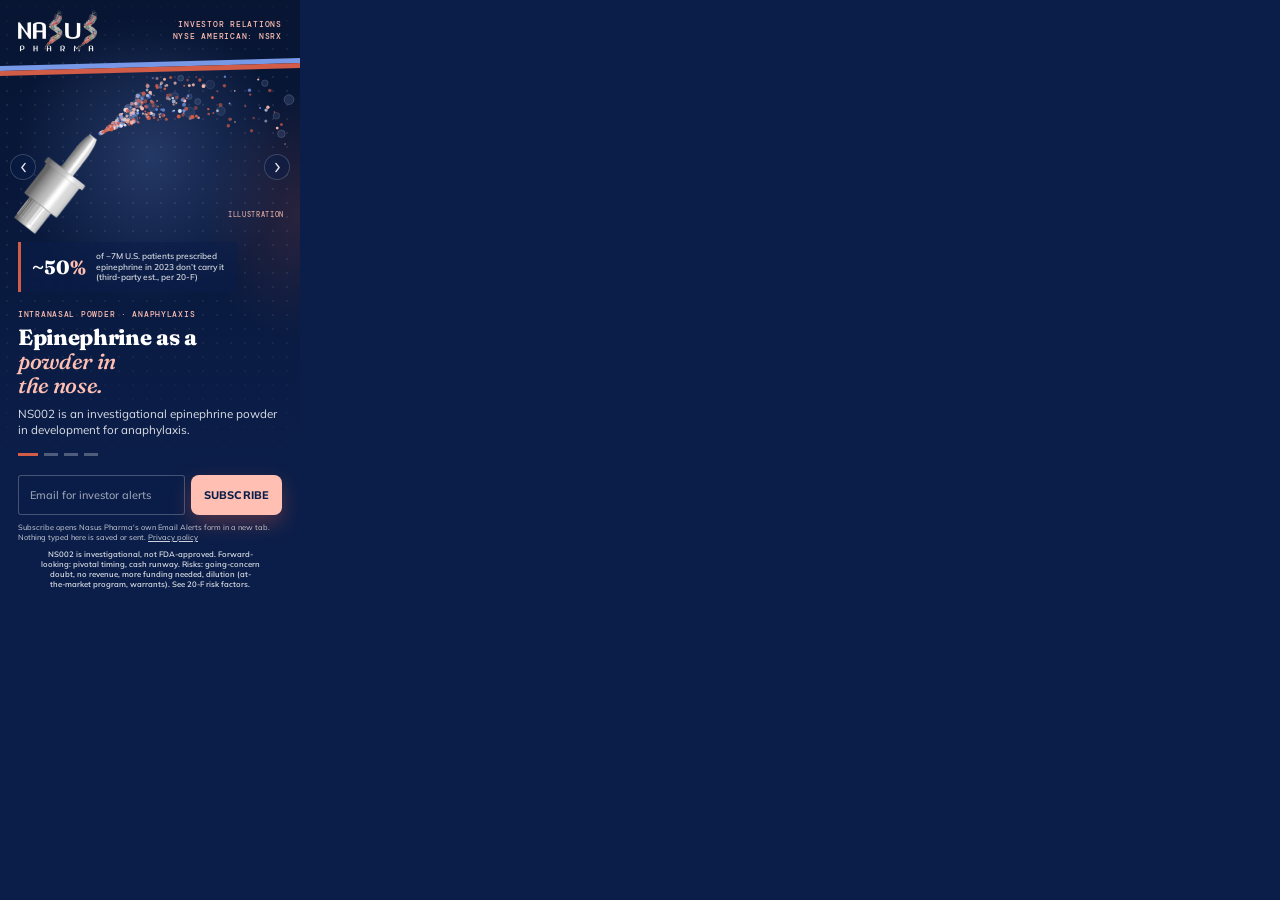
<file: concept-c-dashboard/index.html>
<!DOCTYPE html>
<html lang="en">
<head>
<meta name="robots" content="noindex,nofollow">
<meta charset="UTF-8">
<meta name="ad.size" content="width=300,height=600">
<meta http-equiv="X-UA-Compatible" content="IE=Edge">
<meta name="viewport" content="width=300,initial-scale=1">
<link rel="icon" href="data:,">
<title>Nasus Pharma Ltd. — Investor Alerts</title>
<link rel="preconnect" href="https://fonts.googleapis.com">
<link rel="preconnect" href="https://fonts.gstatic.com" crossorigin>
<link href="https://fonts.googleapis.com/css2?family=Fraunces:ital,opsz,wght@0,9..144,700..900;1,9..144,400..600&family=Mulish:wght@600;700;800&family=DM+Mono:wght@500&display=swap" rel="stylesheet">
<link rel="stylesheet" href="style.css">
</head>
<body>
<!-- GENERATED by build_concept_c.py from ../concept-a-photo/ (a-fingerprint: baf03765a8a0).
     Don't edit this file: edit Concept A and re-run the script. -->


<!--
  Nasus Pharma Ltd. — IR display banner, 300x600 — Concept C (Concept A + email sign-up): Motif / Dark.
  Promotes: https://nasus-ir-concept.pages.dev/
  The IR concept page has no photography beyond one device cutout, so each slide's background is that
  page's own graphic language redrawn at banner scale (powder-particle field, 100 pg/mL race bars,
  active particles on carriers, dated record), one variant per slide. Floating stat chip, persistent
  logo/ticker chrome, stat row + CTA + forward-looking-statements line. Concept C is generated from this
  file (scripts/build_concept_c.py), so re-run that after every edit here.
  Every slide's copy and stat comes from .tmp/facts.md (20-F, 6-Ks, company releases).
  Written by .tmp/gen_a.py; style.css is hand-edited.
-->

<div id="banner" aria-label="Nasus Pharma Ltd. investor relations advertisement with investor email alerts sign-up">

  <div id="slides">

    <!-- Slide 1 — Overview -->
    <section class="slide" data-index="0">
      <div class="slide-bg motif" role="img" aria-label="Illustration: the company's nasal device spraying a cloud of powder particles, small coral and periwinkle dots with a few larger pale ones"><svg viewBox="0 0 300 600" aria-hidden="true"><image href="assets/device.png" x="14" y="146" width="83" height="100"/><circle class="car" cx="131.3" cy="127.8" r="2.7" opacity="0.55"/><circle class="car" cx="128.6" cy="120" r="3.7" opacity="0.72"/><circle class="car" cx="137.7" cy="115.4" r="4.2" opacity="0.78"/><circle class="car" cx="138.5" cy="110.5" r="3.4" opacity="0.72"/><circle class="car" cx="152.3" cy="118.8" r="4.3" opacity="0.52"/><circle class="car" cx="128.6" cy="123" r="4.4" opacity="0.54"/><circle class="car" cx="174.7" cy="108.4" r="3.8" opacity="0.48"/><circle class="car" cx="264.9" cy="95.2" r="3.2" opacity="0.61"/><circle class="car" cx="220.7" cy="122.9" r="4.5" opacity="0.48"/><circle class="car" cx="197.7" cy="113.6" r="3" opacity="0.57"/><circle class="car" cx="129.5" cy="131.7" r="4.6" opacity="0.61"/><circle class="car" cx="281.4" cy="145.8" r="3.8" opacity="0.65"/><circle class="car" cx="133.4" cy="130.7" r="4.3" opacity="0.80"/><circle class="car" cx="189.4" cy="108.6" r="2.7" opacity="0.56"/><circle class="car" cx="141.5" cy="107.2" r="2.8" opacity="0.70"/><circle class="car" cx="138.9" cy="115.3" r="3.6" opacity="0.74"/><circle class="car" cx="134.4" cy="124.6" r="4" opacity="0.75"/><circle class="car" cx="276.4" cy="127.8" r="3.3" opacity="0.54"/><circle class="car" cx="189.4" cy="124.3" r="5.1" opacity="0.42"/><circle class="car" cx="145" cy="109.1" r="3.2" opacity="0.57"/><circle class="car" cx="122.1" cy="131.8" r="3.6" opacity="0.60"/><circle class="car" cx="210.3" cy="96.6" r="4.4" opacity="0.37"/><circle class="car" cx="289" cy="111.6" r="4.9" opacity="0.71"/><circle class="car" cx="180.7" cy="90.2" r="2.9" opacity="0.64"/><circle class="car" cx="127.3" cy="120.7" r="3.1" opacity="0.42"/><circle class="car" cx="119.7" cy="129.6" r="2.9" opacity="0.51"/><circle class="pb tw" cx="126.7" cy="123.7" r="1.1" opacity="0.78" style="animation-delay:-3.8s"/><circle class="pb tw" cx="190.4" cy="130.5" r="1.4" opacity="0.50" style="animation-delay:-0.8s"/><circle class="pw tw" cx="165.3" cy="97.8" r="1.1" opacity="0.54" style="animation-delay:-0.2s"/><circle class="pc tw" cx="134.5" cy="126.7" r="0.8" opacity="0.61" style="animation-delay:-5.1s"/><circle class="pa tw" cx="208.7" cy="126" r="1.3" opacity="0.74" style="animation-delay:-6.2s"/><circle class="pa tw" cx="133.7" cy="132.4" r="2.1" opacity="0.89" style="animation-delay:-6.5s"/><circle class="pc tw" cx="161.3" cy="121.6" r="1.1" opacity="0.72" style="animation-delay:-5.8s"/><circle class="pb tw" cx="110" cy="138.1" r="1.6" opacity="0.70" style="animation-delay:-7.5s"/><circle class="pa tw" cx="116.1" cy="133.7" r="1.1" opacity="0.64" style="animation-delay:-3.9s"/><circle class="pw tw" cx="112.9" cy="140.9" r="1.2" opacity="0.50" style="animation-delay:-5.3s"/><circle class="pa tw" cx="250.2" cy="106.6" r="1.2" opacity="0.69" style="animation-delay:-5.1s"/><circle class="pa tw" cx="152.1" cy="124.6" r="0.9" opacity="0.54" style="animation-delay:-1.0s"/><circle class="pc tw" cx="229.6" cy="115.5" r="1" opacity="0.99" style="animation-delay:-5.3s"/><circle class="pw tw" cx="137.6" cy="107.5" r="2.1" opacity="0.51" style="animation-delay:-6.0s"/><circle class="pa tw" cx="113.4" cy="135" r="2.1" opacity="0.90" style="animation-delay:-1.7s"/><circle class="pb tw" cx="101" cy="144.7" r="1.6" opacity="0.75" style="animation-delay:-6.7s"/><circle class="pc tw" cx="113.1" cy="139.3" r="1.9" opacity="0.68" style="animation-delay:-7.3s"/><circle class="pa tw" cx="122" cy="132.2" r="1" opacity="0.88" style="animation-delay:-1.2s"/><circle class="pc tw" cx="146.2" cy="118.4" r="1.8" opacity="0.48" style="animation-delay:-1.5s"/><circle class="pb tw" cx="164.3" cy="127.3" r="0.9" opacity="0.79" style="animation-delay:-4.0s"/><circle class="pa tw" cx="111.1" cy="139.5" r="1.4" opacity="0.83" style="animation-delay:-7.0s"/><circle class="pb tw" cx="167.7" cy="110.1" r="2" opacity="0.53" style="animation-delay:-1.0s"/><circle class="pa tw" cx="125" cy="130.4" r="0.9" opacity="0.69" style="animation-delay:-1.7s"/><circle class="pw tw" cx="116.4" cy="138.6" r="2" opacity="0.81" style="animation-delay:-1.1s"/><circle class="pa tw" cx="148.7" cy="129.9" r="2.1" opacity="0.86" style="animation-delay:-0.8s"/><circle class="pw tw" cx="142.9" cy="125.7" r="1.1" opacity="0.69" style="animation-delay:-4.1s"/><circle class="pb tw" cx="134.4" cy="121.9" r="1.1" opacity="0.50" style="animation-delay:-2.9s"/><circle class="pc tw" cx="156.6" cy="121.6" r="1.3" opacity="0.79" style="animation-delay:-4.1s"/><circle class="pb tw" cx="285.1" cy="156.1" r="0.8" opacity="0.60" style="animation-delay:-7.2s"/><circle class="pb tw" cx="114.1" cy="134.9" r="1.8" opacity="0.92" style="animation-delay:-5.4s"/><circle class="pb tw" cx="189.3" cy="97.6" r="1.5" opacity="0.84" style="animation-delay:-0.7s"/><circle class="pb tw" cx="126.8" cy="121.5" r="1.7" opacity="0.94" style="animation-delay:-2.2s"/><circle class="pa tw" cx="136.2" cy="118.3" r="1.6" opacity="0.49" style="animation-delay:-6.9s"/><circle class="pc tw" cx="104.4" cy="143" r="1.2" opacity="0.68" style="animation-delay:-7.3s"/><circle class="pa tw" cx="120.8" cy="136" r="2" opacity="0.59" style="animation-delay:-1.4s"/><circle class="pc tw" cx="120.8" cy="138.3" r="1.6" opacity="0.87" style="animation-delay:-2.3s"/><circle class="pb tw" cx="153.9" cy="107.4" r="0.8" opacity="0.47" style="animation-delay:-0.1s"/><circle class="pc tw" cx="100.4" cy="145.5" r="2.1" opacity="0.71" style="animation-delay:-7.5s"/><circle class="pa tw" cx="146.5" cy="119.1" r="1.7" opacity="0.64" style="animation-delay:-6.7s"/><circle class="pb tw" cx="184.7" cy="112.9" r="1.6" opacity="0.99" style="animation-delay:-7.9s"/><circle class="pb tw" cx="108.6" cy="141.3" r="1.9" opacity="0.54" style="animation-delay:-0.7s"/><circle class="pw tw" cx="114.5" cy="139.8" r="1.9" opacity="0.98" style="animation-delay:-4.8s"/><circle class="pa tw" cx="109.3" cy="138.6" r="1.1" opacity="0.59" style="animation-delay:-7.7s"/><circle class="pa tw" cx="128.9" cy="136.4" r="1.5" opacity="0.47" style="animation-delay:-7.1s"/><circle class="pb tw" cx="111.4" cy="138" r="0.9" opacity="0.73" style="animation-delay:-1.6s"/><circle class="pb tw" cx="157.1" cy="113" r="0.8" opacity="0.90" style="animation-delay:-1.2s"/><circle class="pa tw" cx="170.6" cy="89.5" r="1.6" opacity="0.77" style="animation-delay:-4.2s"/><circle class="pw tw" cx="151" cy="125.2" r="1.7" opacity="0.88" style="animation-delay:-4.8s"/><circle class="pc tw" cx="113.4" cy="137.9" r="1.2" opacity="0.80" style="animation-delay:-0.4s"/><circle class="pw tw" cx="266.1" cy="122.1" r="1.7" opacity="0.69" style="animation-delay:-5.6s"/><circle class="pa tw" cx="107.4" cy="141.7" r="1.9" opacity="0.90" style="animation-delay:-4.7s"/><circle class="pa tw" cx="217.5" cy="103.4" r="1.1" opacity="0.47" style="animation-delay:-5.1s"/><circle class="pb tw" cx="198.6" cy="129.7" r="1.3" opacity="0.76" style="animation-delay:-5.0s"/><circle class="pa tw" cx="196.2" cy="89" r="0.8" opacity="0.86" style="animation-delay:-4.0s"/><circle class="pa tw" cx="199.9" cy="92" r="1.7" opacity="0.86" style="animation-delay:-3.8s"/><circle class="pa tw" cx="156.9" cy="97.9" r="1.8" opacity="0.86" style="animation-delay:-7.8s"/><circle class="pc tw" cx="182.5" cy="111.9" r="1.8" opacity="0.80" style="animation-delay:-1.6s"/><circle class="pw tw" cx="172.8" cy="110.1" r="1.2" opacity="0.86" style="animation-delay:-2.4s"/><circle class="pw tw" cx="111.9" cy="135.6" r="1.1" opacity="0.50" style="animation-delay:-1.7s"/><circle class="pb tw" cx="106.3" cy="142" r="1.7" opacity="0.71" style="animation-delay:-3.7s"/><circle class="pa tw" cx="251.6" cy="142.7" r="1.7" opacity="0.61" style="animation-delay:-0.6s"/><circle class="pa tw" cx="112.2" cy="137.9" r="2" opacity="0.49" style="animation-delay:-0.7s"/><circle class="pw tw" cx="101.3" cy="144.7" r="1.6" opacity="0.73" style="animation-delay:-7.1s"/><circle class="pb tw" cx="176.3" cy="115.1" r="1.1" opacity="0.67" style="animation-delay:-1.3s"/><circle class="pb tw" cx="145.6" cy="126.3" r="1.3" opacity="0.62" style="animation-delay:-6.7s"/><circle class="pa tw" cx="274.4" cy="124.1" r="0.8" opacity="0.84" style="animation-delay:-7.2s"/><circle class="pb tw" cx="101.8" cy="144.2" r="1.3" opacity="0.66" style="animation-delay:-7.0s"/><circle class="pa tw" cx="208.3" cy="121.1" r="1.2" opacity="0.91" style="animation-delay:-2.3s"/><circle class="pa tw" cx="157.3" cy="99.6" r="1.5" opacity="0.88" style="animation-delay:-6.3s"/><circle class="pw tw" cx="126.9" cy="128.9" r="0.8" opacity="0.67" style="animation-delay:-7.0s"/><circle class="pb tw" cx="147.6" cy="98.1" r="2" opacity="0.70" style="animation-delay:-6.0s"/><circle class="pa tw" cx="121.5" cy="135" r="1.2" opacity="0.95" style="animation-delay:-4.4s"/><circle class="pw tw" cx="141.8" cy="114.3" r="1.1" opacity="0.99" style="animation-delay:-2.1s"/><circle class="pc tw" cx="188.2" cy="108" r="1.2" opacity="0.82" style="animation-delay:-1.0s"/><circle class="pc tw" cx="122.7" cy="132.6" r="1.9" opacity="0.57" style="animation-delay:-7.3s"/><circle class="pa tw" cx="131.6" cy="136.1" r="1.4" opacity="0.75" style="animation-delay:-2.0s"/><circle class="pc tw" cx="149.5" cy="109.5" r="1.3" opacity="0.56" style="animation-delay:-0.2s"/><circle class="pw tw" cx="217.5" cy="122.7" r="1.3" opacity="0.74" style="animation-delay:-3.0s"/><circle class="pa tw" cx="116.5" cy="134" r="2.1" opacity="0.83" style="animation-delay:-4.2s"/><circle class="pa tw" cx="129.9" cy="133.4" r="1.9" opacity="0.60" style="animation-delay:-2.0s"/><circle class="pa tw" cx="191.3" cy="128.9" r="1.9" opacity="0.52" style="animation-delay:-3.4s"/><circle class="pc tw" cx="163.4" cy="122" r="1.8" opacity="0.72" style="animation-delay:-0.6s"/><circle class="pa tw" cx="187.6" cy="92.1" r="1.4" opacity="0.57" style="animation-delay:-1.2s"/><circle class="pb tw" cx="147.1" cy="128.6" r="1.7" opacity="0.50" style="animation-delay:-6.2s"/><circle class="pc tw" cx="106.9" cy="139.5" r="1" opacity="0.96" style="animation-delay:-5.2s"/><circle class="pw tw" cx="115.1" cy="134.8" r="1.6" opacity="0.87" style="animation-delay:-0.8s"/><circle class="pa tw" cx="142.1" cy="114.8" r="2" opacity="0.66" style="animation-delay:-1.8s"/><circle class="pb tw" cx="110.4" cy="138.5" r="1.4" opacity="0.80" style="animation-delay:-7.1s"/><circle class="pa tw" cx="108.1" cy="140.9" r="1.1" opacity="0.47" style="animation-delay:-3.3s"/><circle class="pw tw" cx="116.9" cy="132.8" r="2" opacity="0.68" style="animation-delay:-2.1s"/><circle class="pa tw" cx="126.1" cy="133.1" r="2" opacity="0.72" style="animation-delay:-5.6s"/><circle class="pb tw" cx="116.9" cy="134.9" r="0.8" opacity="0.86" style="animation-delay:-4.0s"/><circle class="pa tw" cx="186" cy="120.3" r="1.1" opacity="0.60" style="animation-delay:-7.1s"/><circle class="pc tw" cx="113.6" cy="134.6" r="1.6" opacity="0.55" style="animation-delay:-1.8s"/><circle class="pb tw" cx="235" cy="133.9" r="1" opacity="0.48" style="animation-delay:-0.2s"/><circle class="pw tw" cx="169.7" cy="111.3" r="1.3" opacity="0.48" style="animation-delay:-3.1s"/><circle class="pa tw" cx="269.8" cy="102.5" r="1.8" opacity="0.63" style="animation-delay:-1.5s"/><circle class="pa tw" cx="230" cy="131.3" r="1.8" opacity="0.62" style="animation-delay:-5.8s"/><circle class="pc tw" cx="132.5" cy="125.2" r="2" opacity="0.98" style="animation-delay:-1.7s"/><circle class="pb tw" cx="117.3" cy="134.3" r="1.9" opacity="0.50" style="animation-delay:-5.6s"/><circle class="pw tw" cx="137.7" cy="122.5" r="1.2" opacity="0.94" style="animation-delay:-0.2s"/><circle class="pa tw" cx="147" cy="96" r="0.8" opacity="0.89" style="animation-delay:-0.5s"/><circle class="pa tw" cx="145.3" cy="113.6" r="2" opacity="0.59" style="animation-delay:-5.7s"/><circle class="pw tw" cx="125.2" cy="121.9" r="1.8" opacity="0.97" style="animation-delay:-0.5s"/><circle class="pw tw" cx="174" cy="122.6" r="0.9" opacity="0.98" style="animation-delay:-7.6s"/><circle class="pb tw" cx="151.3" cy="113.1" r="1.4" opacity="0.55" style="animation-delay:-6.4s"/><circle class="pa tw" cx="148.7" cy="125.6" r="1.9" opacity="0.78" style="animation-delay:-2.6s"/><circle class="pa tw" cx="139.5" cy="129.9" r="0.9" opacity="0.67" style="animation-delay:-1.3s"/><circle class="pb tw" cx="175.1" cy="95.1" r="1.6" opacity="0.75" style="animation-delay:-2.6s"/><circle class="pa tw" cx="122.1" cy="129.6" r="0.9" opacity="0.68" style="animation-delay:-7.9s"/><circle class="pw tw" cx="147.1" cy="102" r="1.4" opacity="0.58" style="animation-delay:-4.3s"/><circle class="pb tw" cx="110.7" cy="141" r="1.8" opacity="0.61" style="animation-delay:-4.5s"/><circle class="pb tw" cx="102.2" cy="145.2" r="1.6" opacity="0.49" style="animation-delay:-2.0s"/><circle class="pw tw" cx="147.6" cy="107.6" r="1.5" opacity="0.89" style="animation-delay:-5.2s"/><circle class="pb tw" cx="142.2" cy="120.6" r="1.9" opacity="0.95" style="animation-delay:-0.3s"/><circle class="pa tw" cx="102.5" cy="143.8" r="1" opacity="0.78" style="animation-delay:-6.6s"/><circle class="pc tw" cx="112.7" cy="138.4" r="1" opacity="0.59" style="animation-delay:-6.2s"/><circle class="pc tw" cx="137.6" cy="133.9" r="0.9" opacity="0.84" style="animation-delay:-2.8s"/><circle class="pw tw" cx="121.7" cy="138.7" r="0.8" opacity="0.81" style="animation-delay:-1.6s"/><circle class="pb tw" cx="186.7" cy="110.2" r="1" opacity="0.49" style="animation-delay:-0.3s"/><circle class="pb tw" cx="106.1" cy="142.1" r="1.4" opacity="0.51" style="animation-delay:-3.2s"/><circle class="pb tw" cx="135.9" cy="115.5" r="1.7" opacity="0.99" style="animation-delay:-5.3s"/><circle class="pb tw" cx="127.5" cy="133.6" r="1.9" opacity="0.68" style="animation-delay:-6.9s"/><circle class="pa tw" cx="116.4" cy="140.3" r="1.3" opacity="0.66" style="animation-delay:-3.2s"/><circle class="pc tw" cx="130.5" cy="119.2" r="0.9" opacity="0.94" style="animation-delay:-3.7s"/><circle class="pb tw" cx="108.6" cy="140.9" r="1.6" opacity="0.50" style="animation-delay:-5.0s"/><circle class="pa tw" cx="113.3" cy="137" r="1.5" opacity="0.64" style="animation-delay:-1.3s"/><circle class="pa tw" cx="115.9" cy="135.5" r="1.8" opacity="0.62" style="animation-delay:-6.7s"/><circle class="pb tw" cx="125.9" cy="122.1" r="2" opacity="0.48" style="animation-delay:-7.4s"/><circle class="pa tw" cx="245.3" cy="118.2" r="0.9" opacity="0.79" style="animation-delay:-4.9s"/><circle class="pc tw" cx="135.1" cy="126.9" r="0.9" opacity="0.54" style="animation-delay:-2.9s"/><circle class="pw tw" cx="133.7" cy="133.7" r="1.9" opacity="0.47" style="animation-delay:-6.7s"/><circle class="pb tw" cx="193.3" cy="96.8" r="1.6" opacity="0.81" style="animation-delay:-2.5s"/><circle class="pa tw" cx="167.2" cy="107.1" r="1" opacity="0.79" style="animation-delay:-3.9s"/><circle class="pb tw" cx="150.2" cy="104.6" r="1.8" opacity="0.91" style="animation-delay:-6.5s"/><circle class="pb tw" cx="126.7" cy="127.9" r="1.3" opacity="0.73" style="animation-delay:-5.3s"/><circle class="pw tw" cx="117.6" cy="130.3" r="1" opacity="0.62" style="animation-delay:-5.8s"/><circle class="pa tw" cx="253.7" cy="130.1" r="1.4" opacity="0.46" style="animation-delay:-0.5s"/><circle class="pa tw" cx="176.7" cy="109.4" r="1.7" opacity="0.56" style="animation-delay:-7.9s"/><circle class="pa tw" cx="110.9" cy="137.2" r="1.8" opacity="0.49" style="animation-delay:-2.8s"/><circle class="pb tw" cx="102.7" cy="144.9" r="1.2" opacity="0.53" style="animation-delay:-4.0s"/><circle class="pb tw" cx="159.9" cy="129" r="1.1" opacity="0.79" style="animation-delay:-1.9s"/><circle class="pb tw" cx="141.1" cy="119" r="1.6" opacity="0.82" style="animation-delay:-7.2s"/><circle class="pa tw" cx="138.7" cy="112.9" r="1.8" opacity="0.87" style="animation-delay:-0.4s"/><circle class="pb tw" cx="164.5" cy="91.3" r="1.5" opacity="0.86" style="animation-delay:-3.0s"/><circle class="pa tw" cx="133.3" cy="122.6" r="0.9" opacity="0.55" style="animation-delay:-5.9s"/><circle class="pb tw" cx="131.9" cy="115.7" r="1.9" opacity="0.62" style="animation-delay:-7.7s"/><circle class="pw tw" cx="265.8" cy="133.1" r="1.5" opacity="0.47" style="animation-delay:-1.2s"/><circle class="pa tw" cx="213.4" cy="125.1" r="1" opacity="0.79" style="animation-delay:-0.4s"/><circle class="pb tw" cx="137.7" cy="109.1" r="1.5" opacity="0.51" style="animation-delay:-2.9s"/><circle class="pc tw" cx="120.1" cy="135.1" r="1.1" opacity="0.91" style="animation-delay:-1.3s"/><circle class="pa tw" cx="144.9" cy="118.1" r="0.9" opacity="0.93" style="animation-delay:-6.3s"/><circle class="pb tw" cx="101.7" cy="145" r="1.5" opacity="0.78" style="animation-delay:-4.6s"/><circle class="pb tw" cx="114.4" cy="138.1" r="1.5" opacity="0.59" style="animation-delay:-7.2s"/><circle class="pa tw" cx="128.5" cy="124.1" r="0.9" opacity="0.46" style="animation-delay:-4.4s"/><circle class="pc tw" cx="142.1" cy="110.8" r="1.6" opacity="0.81" style="animation-delay:-3.3s"/><circle class="pa tw" cx="119.1" cy="135.8" r="1.5" opacity="0.62" style="animation-delay:-0.4s"/><circle class="pb tw" cx="234.8" cy="102.9" r="0.8" opacity="0.86" style="animation-delay:-3.7s"/><circle class="pa tw" cx="212.4" cy="109.7" r="1.4" opacity="1.00" style="animation-delay:-2.1s"/><circle class="pb tw" cx="131.8" cy="134.4" r="2" opacity="0.84" style="animation-delay:-2.1s"/><circle class="pc tw" cx="137.6" cy="125.3" r="1.4" opacity="0.98" style="animation-delay:-2.4s"/><circle class="pa tw" cx="184.2" cy="97.7" r="1" opacity="0.91" style="animation-delay:-1.6s"/><circle class="pw tw" cx="179.9" cy="123.1" r="2" opacity="0.91" style="animation-delay:-4.3s"/><circle class="pa tw" cx="152.6" cy="114.2" r="1.5" opacity="0.92" style="animation-delay:-3.5s"/><circle class="pc tw" cx="118.2" cy="133.1" r="1.1" opacity="0.77" style="animation-delay:-4.5s"/><circle class="pa tw" cx="145.3" cy="123.4" r="1" opacity="0.84" style="animation-delay:-0.2s"/><circle class="pa tw" cx="108.5" cy="138.9" r="1.6" opacity="0.83" style="animation-delay:-5.9s"/><circle class="pw tw" cx="153.5" cy="126.7" r="1.9" opacity="0.49" style="animation-delay:-6.9s"/><circle class="pw tw" cx="120.1" cy="137.7" r="1.9" opacity="0.50" style="animation-delay:-6.0s"/><circle class="pa tw" cx="116.4" cy="137.4" r="1.4" opacity="0.50" style="animation-delay:-6.1s"/><circle class="pb tw" cx="122.1" cy="131.9" r="0.8" opacity="0.96" style="animation-delay:-0.4s"/><circle class="pc tw" cx="184" cy="116.7" r="2" opacity="0.73" style="animation-delay:-6.8s"/><circle class="pa tw" cx="116.8" cy="135.2" r="1.4" opacity="0.64" style="animation-delay:-5.6s"/><circle class="pa tw" cx="115.9" cy="136.8" r="1.1" opacity="0.77" style="animation-delay:-2.3s"/><circle class="pb tw" cx="146.7" cy="126.6" r="0.9" opacity="0.72" style="animation-delay:-3.9s"/><circle class="pc tw" cx="117.1" cy="135.7" r="1.3" opacity="0.59" style="animation-delay:-7.6s"/><circle class="pw tw" cx="151.2" cy="106.3" r="1.1" opacity="0.58" style="animation-delay:-1.3s"/><circle class="pa tw" cx="166.3" cy="131.2" r="1.5" opacity="0.80" style="animation-delay:-2.8s"/><circle class="pw tw" cx="183.6" cy="125" r="0.9" opacity="0.46" style="animation-delay:-1.6s"/><circle class="pc tw" cx="148.5" cy="107.7" r="2" opacity="0.54" style="animation-delay:-7.9s"/><circle class="pc tw" cx="138.1" cy="107.6" r="1.6" opacity="0.54" style="animation-delay:-6.7s"/><circle class="pa tw" cx="224.4" cy="97.8" r="1.8" opacity="0.70" style="animation-delay:-5.5s"/><circle class="pw tw" cx="103.1" cy="143.5" r="1.6" opacity="0.58" style="animation-delay:-1.5s"/><circle class="pc tw" cx="160.5" cy="99" r="1.7" opacity="0.54" style="animation-delay:-1.2s"/><circle class="pb tw" cx="101.6" cy="144.8" r="1" opacity="0.98" style="animation-delay:-2.1s"/><circle class="pa tw" cx="192.5" cy="129" r="2.1" opacity="0.98" style="animation-delay:-0.8s"/><circle class="pa tw" cx="158" cy="118.4" r="0.9" opacity="0.94" style="animation-delay:-3.7s"/><circle class="pb tw" cx="120.7" cy="126.8" r="1.9" opacity="0.83" style="animation-delay:-4.0s"/><circle class="pb tw" cx="157" cy="90.4" r="1.6" opacity="0.45" style="animation-delay:-1.9s"/><circle class="pc tw" cx="184" cy="122.6" r="1.7" opacity="0.86" style="animation-delay:-3.4s"/><circle class="pw tw" cx="121.5" cy="137.5" r="1.8" opacity="0.77" style="animation-delay:-1.8s"/><circle class="pb tw" cx="161.6" cy="94.9" r="1.7" opacity="0.58" style="animation-delay:-3.2s"/><circle class="pb tw" cx="173.5" cy="116.5" r="1" opacity="0.72" style="animation-delay:-0.2s"/><circle class="pw tw" cx="173.7" cy="113.5" r="1.9" opacity="0.63" style="animation-delay:-0.1s"/><circle class="pa tw" cx="195.7" cy="120" r="2" opacity="0.47" style="animation-delay:-4.3s"/><circle class="pa tw" cx="196.4" cy="128.1" r="1.5" opacity="0.92" style="animation-delay:-3.7s"/><circle class="pb tw" cx="117.6" cy="138.2" r="1.3" opacity="0.68" style="animation-delay:-7.6s"/><circle class="pb tw" cx="102.5" cy="143.6" r="1.7" opacity="0.73" style="animation-delay:-7.5s"/><circle class="pb tw" cx="117.3" cy="137" r="1.1" opacity="0.67" style="animation-delay:-0.1s"/><circle class="pw tw" cx="160.7" cy="96.3" r="1.1" opacity="0.67" style="animation-delay:-7.6s"/><circle class="pa tw" cx="151.6" cy="114.3" r="1" opacity="0.90" style="animation-delay:-5.1s"/><circle class="pw tw" cx="125.1" cy="137.3" r="1.3" opacity="0.91" style="animation-delay:-6.4s"/><circle class="pw tw" cx="120.6" cy="136.9" r="1.1" opacity="0.66" style="animation-delay:-2.0s"/><circle class="pa tw" cx="103.2" cy="144.4" r="1.2" opacity="0.81" style="animation-delay:-2.6s"/><circle class="pa tw" cx="106.5" cy="141.9" r="1.6" opacity="0.81" style="animation-delay:-2.9s"/><circle class="pa tw" cx="186.2" cy="120.8" r="2" opacity="0.74" style="animation-delay:-2.8s"/><circle class="pc tw" cx="152.8" cy="90.1" r="1.2" opacity="0.51" style="animation-delay:-1.1s"/><circle class="pb tw" cx="115.8" cy="135.1" r="1" opacity="0.89" style="animation-delay:-1.3s"/><circle class="pa tw" cx="281.4" cy="136.6" r="1.4" opacity="0.82" style="animation-delay:-7.2s"/><circle class="pc tw" cx="137.2" cy="115.4" r="1.7" opacity="0.49" style="animation-delay:-6.7s"/><circle class="pb tw" cx="133.4" cy="124.6" r="1.9" opacity="0.72" style="animation-delay:-0.5s"/><circle class="pb tw" cx="130.7" cy="127.3" r="1" opacity="0.59" style="animation-delay:-1.3s"/><circle class="pb tw" cx="133.6" cy="121.4" r="1.4" opacity="0.68" style="animation-delay:-7.7s"/><circle class="pb tw" cx="203.4" cy="98.4" r="1.7" opacity="0.89" style="animation-delay:-0.8s"/><circle class="pa tw" cx="114.4" cy="134.9" r="1.3" opacity="0.64" style="animation-delay:-6.9s"/><circle class="pa tw" cx="169.8" cy="107" r="1.8" opacity="0.61" style="animation-delay:-2.7s"/><circle class="pb tw" cx="166.8" cy="97.4" r="1.4" opacity="0.73" style="animation-delay:-2.2s"/><circle class="pw tw" cx="124.8" cy="131.5" r="2.1" opacity="0.72" style="animation-delay:-0.9s"/><circle class="pa tw" cx="143.7" cy="105.6" r="2.1" opacity="0.88" style="animation-delay:-0.3s"/><circle class="pc tw" cx="249.5" cy="102.2" r="1.7" opacity="0.77" style="animation-delay:-3.2s"/><circle class="pw tw" cx="123.7" cy="136.1" r="1.4" opacity="0.48" style="animation-delay:-4.0s"/><circle class="pa tw" cx="118.2" cy="135.6" r="1.3" opacity="0.79" style="animation-delay:-5.6s"/><circle class="pa tw" cx="183.6" cy="110.4" r="1.4" opacity="0.51" style="animation-delay:-1.5s"/><circle class="pb tw" cx="277.2" cy="140.1" r="1.4" opacity="0.93" style="animation-delay:-1.1s"/><circle class="pb tw" cx="134.3" cy="121.2" r="1.7" opacity="0.55" style="animation-delay:-0.3s"/><circle class="pc tw" cx="116.7" cy="139.5" r="1.4" opacity="0.47" style="animation-delay:-1.0s"/><circle class="pa tw" cx="149.1" cy="130.8" r="1.4" opacity="0.82" style="animation-delay:-4.8s"/><circle class="pa tw" cx="228.3" cy="137.7" r="1.7" opacity="0.71" style="animation-delay:-3.3s"/><circle class="pa tw" cx="109.6" cy="141.1" r="1" opacity="0.57" style="animation-delay:-1.0s"/><circle class="pc tw" cx="101.2" cy="145" r="1.2" opacity="0.58" style="animation-delay:-5.9s"/><circle class="pa tw" cx="112.2" cy="140.4" r="1.7" opacity="0.85" style="animation-delay:-0.7s"/><circle class="pb tw" cx="128.2" cy="131.6" r="1.7" opacity="0.82" style="animation-delay:-7.1s"/><circle class="pw tw" cx="122.3" cy="125.6" r="0.9" opacity="0.83" style="animation-delay:-4.9s"/><circle class="pc tw" cx="115.4" cy="135.9" r="1.2" opacity="0.54" style="animation-delay:-6.9s"/><circle class="pb tw" cx="130.9" cy="125.1" r="1.5" opacity="0.71" style="animation-delay:-1.3s"/><circle class="pw tw" cx="103.5" cy="144.8" r="1" opacity="0.54" style="animation-delay:-6.4s"/><circle class="pb tw" cx="121.7" cy="130.1" r="1.8" opacity="0.61" style="animation-delay:-0.5s"/><circle class="pc tw" cx="260.1" cy="119.9" r="1" opacity="0.85" style="animation-delay:-0.1s"/><circle class="pc tw" cx="121.1" cy="128.7" r="1.9" opacity="0.69" style="animation-delay:-7.1s"/><circle class="pb tw" cx="203.7" cy="97.4" r="2" opacity="0.61" style="animation-delay:-0.0s"/><circle class="pa tw" cx="220.5" cy="116.9" r="2" opacity="0.61" style="animation-delay:-1.1s"/><circle class="pa tw" cx="163.2" cy="127.4" r="2.1" opacity="0.60" style="animation-delay:-6.8s"/><circle class="pa tw" cx="154.1" cy="129.7" r="1.3" opacity="0.75" style="animation-delay:-3.9s"/><circle class="pa tw" cx="138.3" cy="134.4" r="1.2" opacity="0.82" style="animation-delay:-3.7s"/><circle class="pa tw" cx="105.2" cy="143.6" r="1.4" opacity="0.74" style="animation-delay:-2.8s"/><circle class="pc tw" cx="173.1" cy="123.1" r="1.2" opacity="0.77" style="animation-delay:-1.5s"/><circle class="pc tw" cx="121.6" cy="135.6" r="1.3" opacity="0.65" style="animation-delay:-6.2s"/><circle class="pb tw" cx="159.5" cy="126.7" r="1.1" opacity="0.66" style="animation-delay:-0.8s"/><circle class="pc tw" cx="224.9" cy="88.7" r="1.2" opacity="0.78" style="animation-delay:-0.8s"/><circle class="pa tw" cx="153.2" cy="117.7" r="1.6" opacity="0.59" style="animation-delay:-6.2s"/><circle class="pb tw" cx="267.9" cy="119.2" r="1.7" opacity="0.91" style="animation-delay:-2.7s"/><circle class="pa tw" cx="158.1" cy="131.9" r="1.3" opacity="0.48" style="animation-delay:-4.5s"/><circle class="pa tw" cx="178.7" cy="128.5" r="2" opacity="0.92" style="animation-delay:-5.1s"/><circle class="pa tw" cx="182.9" cy="127" r="1.7" opacity="0.59" style="animation-delay:-4.5s"/><circle class="pb tw" cx="258.2" cy="91.5" r="1.1" opacity="0.92" style="animation-delay:-3.0s"/><circle class="pa tw" cx="111.5" cy="141.6" r="2" opacity="0.95" style="animation-delay:-7.2s"/><circle class="pc tw" cx="160.7" cy="125.7" r="0.9" opacity="0.84" style="animation-delay:-5.2s"/><circle class="pa tw" cx="127.6" cy="122.8" r="1.8" opacity="0.82" style="animation-delay:-2.4s"/><circle class="pa tw" cx="103.2" cy="144" r="1.8" opacity="0.71" style="animation-delay:-3.0s"/><circle class="pa tw" cx="164.8" cy="100.8" r="1.4" opacity="0.95" style="animation-delay:-7.1s"/><text class="m-title sm" x="284" y="229" text-anchor="end">ILLUSTRATION</text></svg></div>
      <div class="slide-scrim-top"></div>
      <div class="slide-scrim-bottom"></div>
      <div class="slide-copy">
        <div class="mid-chip">
          <span class="chip-num">~50<em>%</em></span>
          <span class="chip-label">of ~7M U.S. patients prescribed<br>epinephrine in 2023 don’t carry it<br>(third-party est., per 20-F)</span>
        </div>
        <div class="copy-bottom">
          <div class="kicker">Intranasal Powder · Anaphylaxis</div>
          <h1>Epinephrine as a<br><em>powder in<br>the nose.</em></h1>
          <p>NS002 is an investigational epinephrine powder in development for anaphylaxis.</p>
        </div>
      </div>
    </section>

    <!-- Slide 2 — Phase 2 -->
    <section class="slide" data-index="1">
      <div class="slide-bg motif" role="img" aria-label="Chart: median minutes for blood epinephrine to reach 100 pg/mL, NS002 1.69 minutes against EpiPen 3.42 minutes, two bars drawn to the reported values, with the study's limits: single dose, open-label, 50 healthy adults, without nasal allergic challenge, not powered for statistical significance"><svg viewBox="0 0 300 600" aria-hidden="true"><text class="m-title" x="18" y="96">MEDIAN MIN TO 100&#160;PG/ML IN BLOOD</text><text class="m-lab on" x="52" y="116">NS002, nasal powder</text><text class="m-bv on" x="256" y="117" text-anchor="end">1.69 min</text><rect class="hbar nas" x="46" y="122" width="103.8" height="15" rx="2"/><g class="trail"><circle class="pw" cx="156.8" cy="129.5" r="1.1" opacity="0.34"/><circle class="pw" cx="165" cy="129.5" r="1.1" opacity="0.34"/><circle class="pw" cx="173.2" cy="129.5" r="1.1" opacity="0.34"/><circle class="pw" cx="181.4" cy="129.5" r="1.1" opacity="0.34"/><circle class="pw" cx="189.6" cy="129.5" r="1.1" opacity="0.34"/><circle class="pw" cx="197.8" cy="129.5" r="1.1" opacity="0.34"/><circle class="pw" cx="206" cy="129.5" r="1.1" opacity="0.34"/><circle class="pw" cx="214.2" cy="129.5" r="1.1" opacity="0.34"/><circle class="pw" cx="222.4" cy="129.5" r="1.1" opacity="0.34"/><circle class="pw" cx="230.6" cy="129.5" r="1.1" opacity="0.34"/><circle class="pw" cx="238.8" cy="129.5" r="1.1" opacity="0.34"/></g><text class="m-lab" x="52" y="152">EpiPen&#174;, injection</text><text class="m-bv" x="256" y="153" text-anchor="end">3.42 min</text><rect class="hbar epi" x="46" y="158" width="210" height="15" rx="2"/><line class="axis" x1="46" y1="109" x2="46" y2="179"/><text class="m-title sm" x="18" y="196">SINGLE DOSE &#183; OPEN-LABEL &#183; 50 HEALTHY ADULTS</text><text class="m-title sm" x="18" y="206">WITHOUT NASAL ALLERGIC CHALLENGE &#183; P=0.033</text><text class="m-title sm" x="18" y="216">NOT POWERED FOR STATISTICAL SIGNIFICANCE:</text><text class="m-title sm" x="18" y="226">OBSERVED EFFECTS MAY NOT BE REAL (20-F)</text></svg></div>
      <div class="slide-scrim-top"></div>
      <div class="slide-scrim-bottom"></div>
      <div class="slide-copy">
        <div class="mid-chip">
          <span class="chip-num">88.4<em>%</em></span>
          <span class="chip-label">of participants at 100 pg/mL by 5<br>min after NS002 (EpiPen®: 64.6%).<br>About equal by 30 min (95.3% vs 95.8%)</span>
        </div>
        <div class="copy-bottom">
          <div class="kicker">Company-reported Phase 2 · Mar 16, 2026</div>
          <h1>Median 1.69 min to<br>reach 100 pg/mL in<br>blood. <em>EpiPen®: 3.42.</em></h1>
          <p>Healthy adults. Blood levels, not clinical outcomes.</p>
        </div>
      </div>
    </section>

    <!-- Slide 3 — Platform -->
    <section class="slide" data-index="2">
      <div class="slide-bg motif" role="img" aria-label="Illustration: small coral active particles clinging to larger pale lactose carrier particles, labelled"><svg viewBox="0 0 300 600" aria-hidden="true"><circle class="carrier" cx="212" cy="128" r="27"/><path class="carrier-hi" d="M195.3 116.7 A20.5 20.5 0 0 1 214.7 107.5"/><circle class="pa" cx="226.3" cy="152.1" r="1.6" opacity="0.95"/><circle class="pa" cx="239.6" cy="126.2" r="1.9" opacity="0.85"/><circle class="pb" cx="214.3" cy="154.7" r="1.3" opacity="0.83"/><circle class="pb" cx="229.3" cy="150.2" r="1.8" opacity="0.71"/><circle class="pb" cx="240.1" cy="127.6" r="1.8" opacity="0.83"/><circle class="pb" cx="238.8" cy="120.5" r="1.6" opacity="0.99"/><circle class="pa" cx="193.7" cy="147.9" r="1.7" opacity="0.94"/><circle class="pa" cx="238.9" cy="131.3" r="1.7" opacity="0.85"/><circle class="pa" cx="222.4" cy="152.8" r="1.8" opacity="0.72"/><circle class="pb" cx="221.1" cy="154.5" r="1.7" opacity="0.93"/><circle class="pa" cx="214.2" cy="100.2" r="1.7" opacity="0.87"/><circle class="pa" cx="186.4" cy="118" r="1.3" opacity="0.97"/><circle class="pa" cx="188.9" cy="142.8" r="1.4" opacity="0.80"/><circle class="pa" cx="184.9" cy="130.7" r="1.8" opacity="0.92"/><circle class="pb" cx="239.7" cy="126.8" r="1.4" opacity="0.88"/><circle class="pb" cx="184.4" cy="124.1" r="1.3" opacity="0.73"/><circle class="pa" cx="198.5" cy="103.6" r="1.8" opacity="0.80"/><circle class="pa" cx="189.6" cy="112.3" r="1.1" opacity="0.98"/><circle class="pa" cx="224.7" cy="152.5" r="1.1" opacity="0.90"/><circle class="pa" cx="234.9" cy="111" r="1.4" opacity="0.99"/><circle class="pa" cx="188.1" cy="112.7" r="1.4" opacity="0.90"/><circle class="pa" cx="237.1" cy="117.4" r="1.5" opacity="0.94"/><circle class="pa" cx="216.1" cy="100.6" r="1.8" opacity="0.96"/><circle class="pa" cx="197.4" cy="105.5" r="1.2" opacity="0.72"/><circle class="pb" cx="197.1" cy="152.2" r="1.9" opacity="0.92"/><circle class="carrier" cx="112" cy="114" r="20"/><path class="carrier-hi" d="M99.6 105.6 A15.2 15.2 0 0 1 114 98.8"/><circle class="pb" cx="131.1" cy="120.1" r="1.6" opacity="0.84"/><circle class="pa" cx="132.5" cy="107.7" r="1.3" opacity="0.96"/><circle class="pa" cx="95.5" cy="101.8" r="1.5" opacity="0.79"/><circle class="pa" cx="92.2" cy="109.7" r="1.7" opacity="0.81"/><circle class="pa" cx="126.8" cy="129" r="1.2" opacity="0.89"/><circle class="pa" cx="124.4" cy="97.3" r="1.2" opacity="0.93"/><circle class="pa" cx="119.6" cy="95.5" r="1.1" opacity="0.73"/><circle class="pa" cx="132.3" cy="117.3" r="1.1" opacity="0.90"/><circle class="pa" cx="126.5" cy="128.8" r="1.3" opacity="0.97"/><circle class="pa" cx="97.4" cy="100.1" r="1.8" opacity="0.91"/><circle class="pb" cx="93.1" cy="107.9" r="1.6" opacity="0.93"/><circle class="pa" cx="117" cy="94.8" r="1.4" opacity="0.82"/><circle class="pb" cx="92.5" cy="105.3" r="1.2" opacity="0.88"/><circle class="pb" cx="111.5" cy="93.8" r="1.1" opacity="0.97"/><circle class="pb" cx="106.2" cy="133.9" r="1.5" opacity="0.73"/><circle class="pb" cx="95.3" cy="101.7" r="1.7" opacity="0.79"/><circle class="pa" cx="105.5" cy="94.3" r="1.5" opacity="0.88"/><circle class="pb" cx="102.8" cy="131.9" r="1.1" opacity="1.00"/><circle class="pa" cx="127.6" cy="126.5" r="1.1" opacity="0.85"/><circle class="carrier" cx="258" cy="196" r="17"/><path class="carrier-hi" d="M247.5 188.9 A12.9 12.9 0 0 1 259.7 183.1"/><circle class="pa" cx="275" cy="190.1" r="1.6" opacity="0.86"/><circle class="pa" cx="244.5" cy="207.2" r="1.2" opacity="0.90"/><circle class="pa" cx="274.7" cy="200.5" r="1.5" opacity="0.92"/><circle class="pa" cx="241.4" cy="200.7" r="1.3" opacity="0.77"/><circle class="pa" cx="273.5" cy="186.8" r="1" opacity="0.85"/><circle class="pb" cx="254.2" cy="178" r="1.7" opacity="0.89"/><circle class="pb" cx="244.8" cy="183.6" r="1.5" opacity="0.78"/><circle class="pa" cx="240.4" cy="198.1" r="1.3" opacity="0.95"/><circle class="pa" cx="276.1" cy="191.8" r="1" opacity="0.76"/><circle class="pa" cx="270.8" cy="183.3" r="1.1" opacity="0.72"/><circle class="pa" cx="252" cy="213.5" r="1.7" opacity="0.99"/><circle class="pb" cx="275.1" cy="195" r="1.4" opacity="0.80"/><circle class="pa" cx="246.6" cy="182" r="1.2" opacity="0.80"/><circle class="pb" cx="257.5" cy="214.3" r="1.1" opacity="0.85"/><circle class="pa" cx="259.3" cy="214" r="1.6" opacity="0.98"/><circle class="pa" cx="240.8" cy="199.6" r="1.6" opacity="0.90"/><circle class="carrier" cx="62" cy="188" r="24"/><path class="carrier-hi" d="M47.1 177.9 A18.2 18.2 0 0 1 64.4 169.8"/><circle class="pa" cx="49.7" cy="166.3" r="1.1" opacity="0.71"/><circle class="pa" cx="71.4" cy="164.3" r="1.6" opacity="0.72"/><circle class="pa" cx="40.5" cy="176.2" r="1.4" opacity="0.77"/><circle class="pa" cx="86.8" cy="189.2" r="1.1" opacity="0.76"/><circle class="pb" cx="45.6" cy="205.3" r="1.1" opacity="0.94"/><circle class="pa" cx="72.9" cy="165.8" r="1" opacity="0.83"/><circle class="pb" cx="79.9" cy="171.7" r="1.5" opacity="0.98"/><circle class="pa" cx="79.7" cy="172.1" r="1.5" opacity="0.83"/><circle class="pa" cx="74.7" cy="165.8" r="1.6" opacity="0.72"/><circle class="pa" cx="71.9" cy="165.2" r="1.6" opacity="0.90"/><circle class="pa" cx="51.2" cy="166.5" r="1.1" opacity="0.79"/><circle class="pa" cx="44.3" cy="169.8" r="1.1" opacity="0.76"/><circle class="pa" cx="82.6" cy="202.6" r="1.3" opacity="0.72"/><circle class="pb" cx="86" cy="193.7" r="1.6" opacity="0.82"/><circle class="pa" cx="85.7" cy="192.9" r="1.3" opacity="0.82"/><circle class="pa" cx="52.9" cy="164.6" r="1.5" opacity="0.80"/><circle class="pb" cx="66.8" cy="212.2" r="1.7" opacity="0.86"/><circle class="pa" cx="45.3" cy="170.6" r="1.6" opacity="0.84"/><circle class="pa" cx="78.2" cy="169.5" r="1" opacity="0.90"/><circle class="pb" cx="67.1" cy="212.7" r="1.8" opacity="0.88"/><circle class="pa" cx="80.6" cy="203.7" r="1.2" opacity="0.98"/><circle class="pb" cx="68.5" cy="165.1" r="1.3" opacity="0.78"/><circle class="carrier" cx="150" cy="200" r="15"/><path class="carrier-hi" d="M140.7 193.7 A11.4 11.4 0 0 1 151.5 188.6"/><circle class="pa" cx="165.3" cy="202.4" r="1.7" opacity="0.98"/><circle class="pb" cx="134" cy="196.3" r="1.2" opacity="0.87"/><circle class="pa" cx="152.6" cy="184.1" r="1.8" opacity="0.97"/><circle class="pb" cx="151" cy="215.8" r="1.3" opacity="0.94"/><circle class="pa" cx="140.3" cy="211.5" r="1" opacity="0.99"/><circle class="pb" cx="150.5" cy="183.4" r="1.7" opacity="0.73"/><circle class="pb" cx="164.1" cy="193.1" r="1.8" opacity="0.79"/><circle class="pa" cx="158.5" cy="213.6" r="1.6" opacity="0.93"/><circle class="pa" cx="150.1" cy="184" r="1.2" opacity="0.95"/><circle class="pa" cx="152.7" cy="215.4" r="1" opacity="0.76"/><circle class="pa" cx="153.8" cy="185.1" r="1.4" opacity="0.92"/><circle class="pa" cx="148" cy="183.5" r="1.3" opacity="0.71"/><circle class="pa" cx="152.8" cy="183.9" r="1.3" opacity="0.76"/><circle class="pa" cx="152.3" cy="216" r="1.7" opacity="0.90"/><circle class="carrier" cx="170" cy="152" r="11"/><path class="carrier-hi" d="M163.2 147.4 A8.4 8.4 0 0 1 171.1 143.6"/><circle class="pa" cx="182.3" cy="154.1" r="1.1" opacity="0.84"/><circle class="pb" cx="160.8" cy="159.6" r="1.5" opacity="0.72"/><circle class="pb" cx="169.6" cy="163" r="1.6" opacity="0.93"/><circle class="pa" cx="173.3" cy="140" r="1.2" opacity="0.97"/><circle class="pa" cx="180" cy="157.3" r="1.6" opacity="0.93"/><circle class="pb" cx="180.1" cy="147.6" r="1.6" opacity="0.77"/><circle class="pa" cx="173.1" cy="163.3" r="1.6" opacity="0.71"/><circle class="pa" cx="180.1" cy="144.7" r="1.5" opacity="0.76"/><circle class="pa" cx="176.9" cy="160.4" r="1.6" opacity="0.72"/><circle class="pb" cx="170.5" cy="140.1" r="1.5" opacity="0.77"/><circle class="carrier" cx="28" cy="118" r="12"/><path class="carrier-hi" d="M20.6 113 A9.1 9.1 0 0 1 29.2 108.9"/><circle class="pb" cx="24.4" cy="105.8" r="1.5" opacity="0.81"/><circle class="pa" cx="19.5" cy="108.2" r="1.3" opacity="0.82"/><circle class="pb" cx="15.8" cy="122.5" r="1.6" opacity="0.77"/><circle class="pa" cx="30.9" cy="106.5" r="1.6" opacity="0.95"/><circle class="pa" cx="30.1" cy="104.7" r="1.7" opacity="0.85"/><circle class="pa" cx="34.7" cy="129.4" r="1.3" opacity="0.79"/><circle class="pa" cx="40.3" cy="115.2" r="1.2" opacity="0.89"/><circle class="pb" cx="35" cy="108" r="1.1" opacity="0.89"/><circle class="pb" cx="19.7" cy="109.3" r="1.1" opacity="0.91"/><circle class="pb" cx="16.4" cy="115.1" r="1.2" opacity="0.87"/><circle class="pb" cx="28.4" cy="130.6" r="1.7" opacity="0.91"/><circle class="pb" cx="236.6" cy="152.8" r="1.7" opacity="0.84"/><circle class="pw" cx="128.5" cy="179.7" r="0.8" opacity="0.77"/><circle class="pa" cx="172.8" cy="119.7" r="1.6" opacity="0.78"/><circle class="pb" cx="84.4" cy="163.7" r="1" opacity="0.51"/><circle class="pb" cx="115.7" cy="166.6" r="1" opacity="0.38"/><circle class="pb" cx="103" cy="212.5" r="1.5" opacity="0.52"/><circle class="pa" cx="27.4" cy="205.4" r="1.5" opacity="0.70"/><circle class="pb" cx="143.8" cy="176.6" r="1.1" opacity="0.38"/><circle class="pa" cx="185.6" cy="184.5" r="1.2" opacity="0.58"/><circle class="pb" cx="68.9" cy="96.8" r="1" opacity="0.36"/><circle class="pw" cx="278.1" cy="129.8" r="1.1" opacity="0.45"/><circle class="pb" cx="63.8" cy="148" r="0.9" opacity="0.84"/><circle class="pa" cx="245.9" cy="114.2" r="1.4" opacity="0.83"/><circle class="pb" cx="103.8" cy="149.7" r="1.7" opacity="0.75"/><circle class="pb" cx="21.6" cy="179.8" r="1.6" opacity="0.79"/><circle class="pa" cx="181.8" cy="205.1" r="1.5" opacity="0.84"/><circle class="pw" cx="154.8" cy="239.3" r="1.4" opacity="0.56"/><circle class="pa" cx="156.3" cy="99.4" r="1.4" opacity="0.44"/><circle class="pb" cx="44.4" cy="164" r="0.9" opacity="0.41"/><circle class="pb" cx="153.8" cy="137" r="1.2" opacity="0.58"/><circle class="pb" cx="121.3" cy="202.7" r="0.9" opacity="0.35"/><circle class="pw" cx="126.1" cy="212.4" r="1.6" opacity="0.69"/><circle class="pb" cx="99.7" cy="198.7" r="1.6" opacity="0.64"/><circle class="pb" cx="192.5" cy="187.8" r="1" opacity="0.80"/><circle class="pb" cx="90.4" cy="211.1" r="0.8" opacity="0.37"/><circle class="pa" cx="230.2" cy="197.4" r="1.3" opacity="0.79"/><circle class="pb" cx="165.8" cy="221.1" r="1.6" opacity="0.68"/><circle class="pw" cx="68.4" cy="118.4" r="1.5" opacity="0.49"/><circle class="pb" cx="73.3" cy="152.2" r="1.5" opacity="0.76"/><circle class="pb" cx="102" cy="138.2" r="1.2" opacity="0.90"/><circle class="pb" cx="265.6" cy="162.1" r="1.4" opacity="0.45"/><circle class="pw" cx="182.7" cy="241.2" r="1.6" opacity="0.40"/><circle class="pb" cx="209.8" cy="166" r="1.6" opacity="0.80"/><path class="lead" d="M236 112 L262 96 H284"/><text class="m-lab sm" x="284" y="93" text-anchor="end">LACTOSE CARRIERS</text><path class="lead acc" d="M52 206 L40 219 H22"/><text class="m-lab on sm" x="22" y="229">ACTIVE PARTICLES</text><text class="m-title sm" x="284" y="229" text-anchor="end">ILLUSTRATION</text></svg></div>
      <div class="slide-scrim-top"></div>
      <div class="slide-scrim-bottom"></div>
      <div class="slide-copy">
        <div class="mid-chip">
          <span class="chip-num">2<em> types</em></span>
          <span class="chip-label">of particle in the Nasax<br>powder, per the 20-F</span>
        </div>
        <div class="copy-bottom">
          <div class="kicker">Platform · Nasax Powder</div>
          <h1>A powder, built<br>from two <em>particle<br>populations.</em></h1>
          <p>Small active particles plus large lactose carriers, in an Aptar <span class="nw">unit-dose</span> spray device.</p>
        </div>
      </div>
    </section>

    <!-- Slide 4 — Status -->
    <section class="slide" data-index="3">
      <div class="slide-bg motif" role="img" aria-label="Diagram: a dated rail of the company's statements: on August 17, 2026 cash of about 10.3 million dollars (11.9 million at June 30) and a runway through the second quarter of 2027 with more funding needed; on September 14, 2026 the announcement that FDA cleared the NS002 IND; and, dashed, a pivotal study the company plans in addition for the fourth quarter of 2026, subject to regulatory alignment"><svg viewBox="0 0 300 600" aria-hidden="true"><path class="flow" d="M54 106 V144"/><path class="plan" d="M54 160 V196"/><circle class="n-on" cx="54" cy="98" r="6"/><circle class="n-on" cx="54" cy="152" r="6"/><circle class="n-plan" cx="54" cy="204" r="6"/><text class="m-yr" x="72" y="97">AUG 17, 2026 &#183; COMPANY STATEMENT</text><text class="m-lab" x="72" y="109">Cash about $10.3M ($11.9M Jun 30);</text><text class="m-lab" x="72" y="120">runway through Q2 2027; more funding needed</text><text class="m-yr" x="72" y="151">SEP 14, 2026 &#183; COMPANY ANNOUNCEMENT</text><text class="m-lab" x="72" y="163">FDA cleared the NS002 IND</text><text class="m-yr" x="72" y="203">Q4 2026 &#183; COMPANY PLAN</text><text class="m-lab plan-t" x="72" y="215">Pivotal study planned in addition,</text><text class="m-lab plan-t" x="72" y="226">subject to regulatory alignment</text><circle class="pc" cx="263.1" cy="181.8" r="2" opacity="0.51"/><circle class="pc" cx="285.4" cy="167.6" r="1.6" opacity="0.78"/><circle class="pa" cx="260" cy="155.2" r="2.2" opacity="0.42"/><circle class="pw" cx="244.3" cy="162.4" r="0.9" opacity="0.70"/><circle class="pc" cx="277.1" cy="126.9" r="2.1" opacity="0.79"/><circle class="pc" cx="286.6" cy="198.5" r="1" opacity="0.67"/><circle class="pw" cx="247.5" cy="185.5" r="1.6" opacity="0.35"/><circle class="pa" cx="284.8" cy="198.1" r="1.6" opacity="0.28"/><circle class="pw" cx="228.7" cy="206.8" r="0.8" opacity="0.40"/><circle class="pc" cx="269.1" cy="157" r="1.5" opacity="0.57"/><circle class="pa" cx="254.7" cy="214.3" r="1.5" opacity="0.51"/><circle class="pb" cx="249.3" cy="202.8" r="1" opacity="0.26"/><circle class="pb" cx="261" cy="155" r="1.3" opacity="0.75"/><circle class="pc" cx="274.5" cy="160.6" r="1.8" opacity="0.50"/><circle class="pw" cx="252.4" cy="164" r="1.2" opacity="0.46"/><circle class="pb" cx="276.7" cy="137.1" r="2.2" opacity="0.31"/><circle class="pc" cx="235.3" cy="193.1" r="1.7" opacity="0.75"/><circle class="pw" cx="234.4" cy="194.8" r="1.3" opacity="0.49"/><circle class="pa" cx="280.3" cy="223.4" r="2.1" opacity="0.72"/><circle class="pa" cx="267" cy="194.4" r="1.1" opacity="0.69"/><circle class="pb" cx="283" cy="103.1" r="1" opacity="0.36"/><circle class="pb" cx="253.3" cy="167" r="1.4" opacity="0.48"/><circle class="pa" cx="288" cy="207.6" r="1" opacity="0.68"/><circle class="pa" cx="262.1" cy="188" r="1.3" opacity="0.69"/><circle class="pa" cx="275.3" cy="215.1" r="2.3" opacity="0.69"/><circle class="pa" cx="245.7" cy="166.5" r="1.9" opacity="0.44"/><circle class="pa" cx="257.7" cy="155.9" r="1.1" opacity="0.54"/><circle class="pb" cx="282.3" cy="128.7" r="1.1" opacity="0.33"/><circle class="pb" cx="256.6" cy="157.9" r="1.3" opacity="0.25"/><circle class="pa" cx="235.4" cy="196.5" r="1.2" opacity="0.52"/><circle class="pc" cx="265.1" cy="173.3" r="2.2" opacity="0.37"/><circle class="pb" cx="292.4" cy="141.1" r="1" opacity="0.60"/><circle class="pa" cx="290.9" cy="139.1" r="2" opacity="0.72"/><circle class="pa" cx="233.6" cy="222.1" r="1.7" opacity="0.72"/><circle class="pw" cx="257.8" cy="202.7" r="2.1" opacity="0.72"/><circle class="pw" cx="253.3" cy="175.4" r="1.9" opacity="0.69"/></svg></div>
      <div class="slide-scrim-top"></div>
      <div class="slide-scrim-bottom"></div>
      <div class="slide-copy">
        <div class="mid-chip">
          <span class="chip-num">Q4<em> 2026</em></span>
          <span class="chip-label">Pivotal study planned in<br>addition (company plan)</span>
        </div>
        <div class="copy-bottom">
          <div class="kicker">Status · Company Statements</div>
          <h1>FDA cleared<br>the NS002 IND,<br><em>company says.</em></h1>
          <p>No revenue. Company filings cite substantial <span class="nw">going-concern</span> doubt.</p>
        </div>
      </div>
    </section>

  </div>

  <!-- Persistent chrome — sits above the rotating slides -->
  <header id="top-bar" class="reveal" data-delay="0">
    <img id="logo" src="assets/nasus-logo-white.png" alt="Nasus Pharma" width="80" height="45">
    <div id="eyebrow">INVESTOR&nbsp;RELATIONS<br>NYSE&nbsp;AMERICAN:&nbsp;NSRX</div>
  </header>
  <div id="stripe" aria-hidden="true"></div>

  <button type="button" class="nav-arrow" id="arrow-prev" aria-label="Previous slide">
    <svg viewBox="0 0 16 16"><path d="M10 3 6 8l4 5" stroke="currentColor" stroke-width="1.7" fill="none" stroke-linecap="round" stroke-linejoin="round"/></svg>
  </button>
  <button type="button" class="nav-arrow" id="arrow-next" aria-label="Next slide">
    <svg viewBox="0 0 16 16"><path d="M6 3l4 5-4 5" stroke="currentColor" stroke-width="1.7" fill="none" stroke-linecap="round" stroke-linejoin="round"/></svg>
  </button>

  <div id="bottom-fixed" class="reveal" data-delay="4">
    <div id="dots" role="tablist" aria-label="Slide selector">
      <button class="dot active" data-index="0" aria-label="Slide 1: Overview"></button>
      <button class="dot" data-index="1" aria-label="Slide 2: Phase 2"></button>
      <button class="dot" data-index="2" aria-label="Slide 3: Platform"></button>
      <button class="dot" data-index="3" aria-label="Slide 4: Status"></button>
    </div>


    <!-- In-banner mailing-list sign-up, in the slot A uses for its CTA.
         Submits to SIGNUP_ENDPOINT in script.js; the error message swaps
         in for the consent line and the success state swaps in over the
         input row, so nothing shifts. -->
    <form id="signup" novalidate>
      <label class="sr-only" for="signup-email">Email address for Nasus Pharma investor alerts</label>
      <div id="signup-row">
        <input type="email" id="signup-email" name="email" placeholder="Email for investor alerts" autocomplete="email" inputmode="email" spellcheck="false" required>
        <button type="submit" id="signup-btn">Subscribe</button>
        <div id="signup-done" aria-hidden="true">
          <svg viewBox="0 0 16 16" aria-hidden="true"><path d="M5 11 11 5M6.2 5H11v4.8" stroke="currentColor" stroke-width="1.8" fill="none" stroke-linecap="round" stroke-linejoin="round"/></svg>
          <span id="signup-done-text">Finish signing up in the new tab.</span>
        </div>
      </div>
      <p id="signup-consent">Subscribe opens Nasus Pharma's own Email Alerts form in a new tab. Nothing typed here is saved or sent. <a href="https://www.nasuspharma.com/privacy-policy/" target="_blank" rel="noopener">Privacy policy</a></p>
      <p id="signup-msg" role="status" aria-live="polite"></p>
      <p id="fls-line">NS002 is investigational, not FDA-approved. Forward-looking: pivotal timing, cash runway. Risks: going-concern doubt, no revenue, more funding needed, dilution (at-the-market program, warrants). See 20-F risk factors.</p>
    </form>
  </div>

  <!-- Standard HTML5-ad click-tag plumbing -->
  <div id="click-tag-wrapper"></div>
</div>

<script src="script.js"></script>
</body>
</html>
</file>
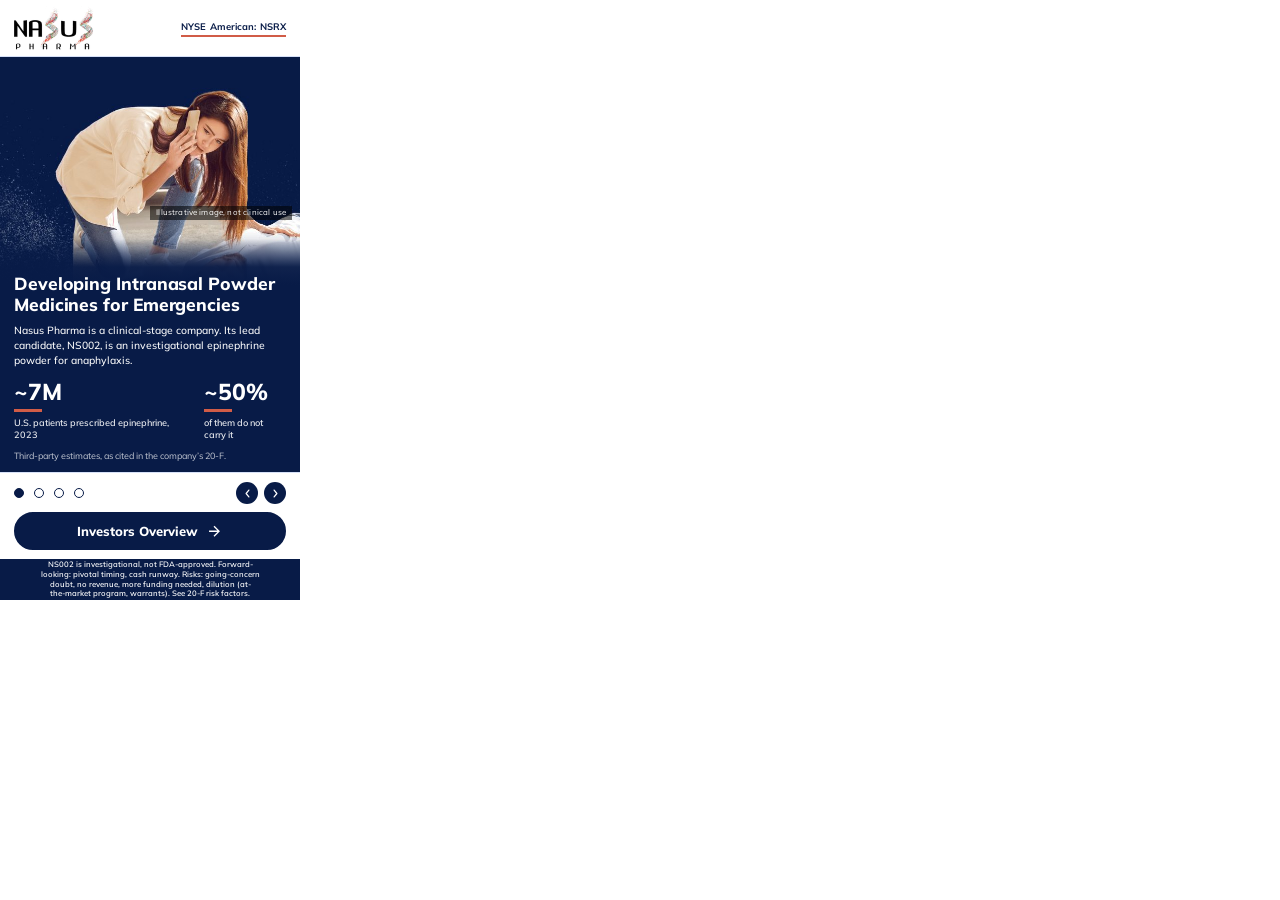
<file: concept-d-corporate/index.html>
<!DOCTYPE html>
<html lang="en">
<head>
<meta name="robots" content="noindex,nofollow">
<meta charset="UTF-8">
<meta name="ad.size" content="width=300,height=600">
<meta http-equiv="X-UA-Compatible" content="IE=Edge">
<meta name="viewport" content="width=300,initial-scale=1">
<link rel="icon" href="data:,">
<title>Nasus Pharma Ltd. — Investor Relations</title>
<link rel="preconnect" href="https://fonts.googleapis.com">
<link rel="preconnect" href="https://fonts.gstatic.com" crossorigin>
<link href="https://fonts.googleapis.com/css2?family=Mulish:wght@400;500;600;700;800&display=swap" rel="stylesheet">
<link rel="stylesheet" href="style.css">
</head>
<body>

<!--
  Nasus Pharma Ltd. — IR display banner, 300x600 — Concept D: Corporate site / brand-native.
  Promotes: https://nasus-ir-concept.pages.dev/
  Styled from the company's own CORPORATE website (https://www.nasuspharma.com/), not the IR concept
  page that Concepts A-C are built from: its white header + logo lockup, navy / coral / periwinkle
  palette, pill buttons, coral band and pink panel. "Homepage in miniature": each slide is one module
  of the corporate site:
    1 homepage hero -> 2 coral three-pillar band -> 3 technology-page split -> 4 "Our Lead Candidate" card.
  Photos are the site's own, saved locally (assets/); assets/logo.png is the site's own logo file.
  Every claim comes from the project fact sheet (.tmp/facts.md), never from the site's evergreen copy.
  Written by .tmp/gen_d.py; style.css is hand-edited.
-->

<div id="banner" aria-label="Nasus Pharma Ltd. investor relations advertisement">

  <div id="slides">

    <!-- Slide 1 — Overview -->
    <section class="slide m-hero" data-index="0">
      <!-- Module: corporate homepage hero (navy ground, powder dust at left, the emergency photo at right,
           white bold title, white stat copy). Photo is the site's own hero art (nasus_emergency_situation.png).
           Facts: [20-F] ~7M patients prescribed epinephrine in 2023, ~50% do not carry it (Cantor Fitzgerald /
           Raymond James, 2024); NS002 investigational, lead candidate for anaphylaxis. -->
      <img class="d-photo" src="assets/slide-1.jpg" alt="Illustrative image: a woman on the phone kneeling beside a person lying on the floor, with white powder dust at left">
      <span class="photo-cap">Illustrative image, not clinical use</span>
      <div class="hero-panel">
        <h2>Developing Intranasal Powder Medicines for Emergencies</h2>
        <p class="hero-desc">Nasus Pharma is a clinical-stage company. Its lead candidate, <span class="nw">NS002</span>, is an investigational epinephrine powder for anaphylaxis.</p>
        <div class="d-stats">
          <div class="d-stat">
            <p class="d-value">~7M</p>
            <p class="d-label">U.S. patients prescribed epinephrine, 2023</p>
          </div>
          <div class="d-stat">
            <p class="d-value">~50%</p>
            <p class="d-label">of them do not carry it</p>
          </div>
        </div>
        <p class="hero-note">Third-party estimates, as cited in the company&#8217;s 20-F.</p>
      </div>
    </section>

    <!-- Slide 2 — Phase 2 -->
    <section class="slide m-band3" data-index="1">
      <!-- Module: corporate homepage coral three-pillar band (white bold values between thin white rules),
           with the site's pink panel (#F2CFCB) carrying the captions in navy, where the small text holds contrast.
           Facts: [PR-0316] median T100 1.69 vs 3.42 min (p=0.033); 88.4% vs 64.6% by 5 min (p=0.0081);
           open-label, 50 healthy adults; [20-F] no NS002 study powered for statistical significance. -->
      <div class="b3-head">
        <h2>Phase 2: Time to Reach 100&nbsp;pg/mL in Blood</h2>
        <p>Company-reported, open-label, single-dose study without nasal allergic challenge, 50 healthy adults, announced Mar&nbsp;16, 2026.</p>
      </div>
      <div class="b3-band">
        <div class="b3-col"><p class="b3-val">1.69<small>min</small></p></div>
        <div class="b3-col"><p class="b3-val">3.42<small>min</small></p></div>
        <div class="b3-col"><p class="b3-val">88.4<small>%</small></p></div>
      </div>
      <div class="b3-caps">
        <p>NS002 median to 100&nbsp;pg/mL</p>
        <p>EpiPen&#174; median to 100&nbsp;pg/mL</p>
        <p>NS002 at 100&nbsp;pg/mL by 5&nbsp;min (EpiPen&#174;: 64.6%)</p>
      </div>
      <p class="b3-note">Each participant received both products. By 30&nbsp;min, 95.3% vs 95.8% were at 100&nbsp;pg/mL. Blood levels, not clinical outcomes.</p>
      <p class="b3-note">The 20-F says no NS002 study was powered for statistical significance, so observed effects may not be real.</p>
    </section>

    <!-- Slide 3 — Platform -->
    <section class="slide m-split" data-index="2">
      <!-- Module: corporate technology-page split ("Powder Over Liquid"): the site's electron micrograph
           beside a pink panel (#F2CFCB) with navy bold title and coral-ruled bullets, stacked for portrait.
           Facts: [20-F] Nasax powder = two homogenous particle populations (small active particles, large lactose
           carriers); Aptar is the sole supplier of the intranasal Unit Dose Spray device. No performance claims. -->
      <figure class="split-fig">
        <img class="split-photo" src="assets/slide-3.jpg" alt="Electron micrograph of powder particles: many small spheres among larger irregular particles">
        <figcaption>Powder micrograph, from nasuspharma.com</figcaption>
      </figure>
      <div class="split-card">
        <h2>Two Particle Populations</h2>
        <ul class="d-list">
          <li><b>Nasax powder:</b> small active particles plus large lactose carriers, per the company&#8217;s&nbsp;20-F.</li>
          <li>Delivered by an Aptar intranasal <span class="nw">unit-dose</span> spray device. Aptar is a single-source supplier (20-F risk).</li>
        </ul>
        <p class="split-note">NS002 is investigational and not FDA-approved.</p>
      </div>
    </section>

    <!-- Slide 4 — Status -->
    <section class="slide m-lead" data-index="3">
      <!-- Module: corporate homepage "Our Lead Candidate": white rounded card, the site's own device-outline
           icon in periwinkle, navy bold title, over the periwinkle band with the site's powder dust.
           Facts: [PR-0914] the company announced FDA cleared the NS002 IND (the 424B5 of Sep 18 still says "under FDA
           review", so the claim is attributed); pivotal study planned in addition, Q4 2026; [PR-0817] "subject to
           regulatory alignment"; cash $11.9M at Jun 30, ~$10.3M at Aug 17, runway "through the second quarter of 2027"
           (company); [20-F][6-K] no revenue from continuing operations, going-concern doubt, more funding needed. -->
      <img class="d-photo" src="assets/slide-4.jpg" alt="">
      <div class="lead-card">
        <svg class="lead-icon" viewBox="0 0 46 66" fill="none" aria-hidden="true"><path d="M5.68546 58.1837L10.7635 44.9905L6.90556 43.5056L13.9994 25.0755L12.1719 24.3721L13.3348 21.3507L21.6599 24.5551C23.0474 20.8493 26.0366 12.9421 26.8931 10.9591C27.7496 8.97615 30.1874 5.32777 31.2993 3.75145L35.5633 5.3927C35.4963 6.67738 35.1506 10.1597 34.3045 13.8118C33.4583 17.4638 30.4631 24.3974 29.0713 27.4078L37.5995 30.6903L36.4366 33.7116L34.9137 33.1254L27.8199 51.5556L24.0634 50.1097L18.9853 63.3028L5.68546 58.1837Z" stroke="#7698E7" stroke-linejoin="round" stroke-width="4"/><path d="M7 43L27 51" stroke="#7698E7" stroke-linejoin="round" stroke-width="4"/></svg>
        <h2>NS002: Epinephrine for Anaphylaxis</h2>
        <p class="lead-desc">Investigational. The company announced on Sep&nbsp;14, 2026 that FDA cleared the IND. A pivotal study is planned in addition (Q4&nbsp;2026), subject to regulatory alignment.</p>
        <div class="d-stats">
          <div class="d-stat">
            <p class="d-value">$11.9M</p>
            <p class="d-label">Cash &amp; deposits Jun&nbsp;30 (about $10.3M Aug&nbsp;17)</p>
          </div>
          <div class="d-stat">
            <p class="d-value">Q2 2027</p>
            <p class="d-label">Cash runway, company estimate</p>
          </div>
          <div class="d-stat">
            <p class="d-value">None</p>
            <p class="d-label">Revenue from continuing operations</p>
          </div>
        </div>
        <p class="lead-note">Company filings cite substantial <span class="nw">going-concern</span> doubt; more funding is needed.</p>
      </div>
    </section>

  </div>

  <!-- Persistent chrome — the corporate site's header, never rotates -->
  <header id="top-bar" class="reveal" data-delay="0">
    <img id="logo" src="assets/logo.png" alt="Nasus Pharma" width="80" height="45">
    <span id="ticker">NYSE&nbsp;American:&nbsp;NSRX</span>
  </header>

  <!-- Slider controls: round navy buttons, like the site's slider controls -->
  <button type="button" class="nav-arrow" id="arrow-prev" aria-label="Previous slide">
    <svg viewBox="0 0 16 16" aria-hidden="true"><path d="M10 3 6 8l4 5" stroke="currentColor" stroke-width="1.8" fill="none" stroke-linecap="round" stroke-linejoin="round"/></svg>
  </button>
  <button type="button" class="nav-arrow" id="arrow-next" aria-label="Next slide">
    <svg viewBox="0 0 16 16" aria-hidden="true"><path d="M6 3l4 5-4 5" stroke="currentColor" stroke-width="1.8" fill="none" stroke-linecap="round" stroke-linejoin="round"/></svg>
  </button>

  <div id="bottom-fixed" class="reveal" data-delay="4">
    <div id="dots" role="tablist" aria-label="Slide selector">
      <button class="dot active" data-index="0" aria-label="Slide 1: Overview"></button>
      <button class="dot" data-index="1" aria-label="Slide 2: Phase 2"></button>
      <button class="dot" data-index="2" aria-label="Slide 3: Platform"></button>
      <button class="dot" data-index="3" aria-label="Slide 4: Status"></button>
    </div>

    <!-- The site's pill button, arrow after the label -->
    <a href="#" id="cta">
      <span>Investors Overview</span>
      <svg id="cta-arrow" viewBox="0 0 24 25" aria-hidden="true"><path d="M12 4.18066L10.585 5.59566L16.17 11.1807H4V13.1807H16.17L10.585 18.7657L12 20.1807L20 12.1807L12 4.18066Z"/></svg>
    </a>

    <!-- A navy footer strip carrying the required forward-looking-statements line -->
    <p id="fls">NS002 is investigational, not FDA-approved. Forward-looking: pivotal timing, cash runway. Risks: going-concern doubt, no revenue, more funding needed, dilution (at-the-market program, warrants). See 20-F risk factors.</p>
  </div>

  <!-- Standard HTML5-ad click-tag plumbing -->
  <div id="click-tag-wrapper"></div>
</div>

<script src="script.js"></script>
</body>
</html>
</file>
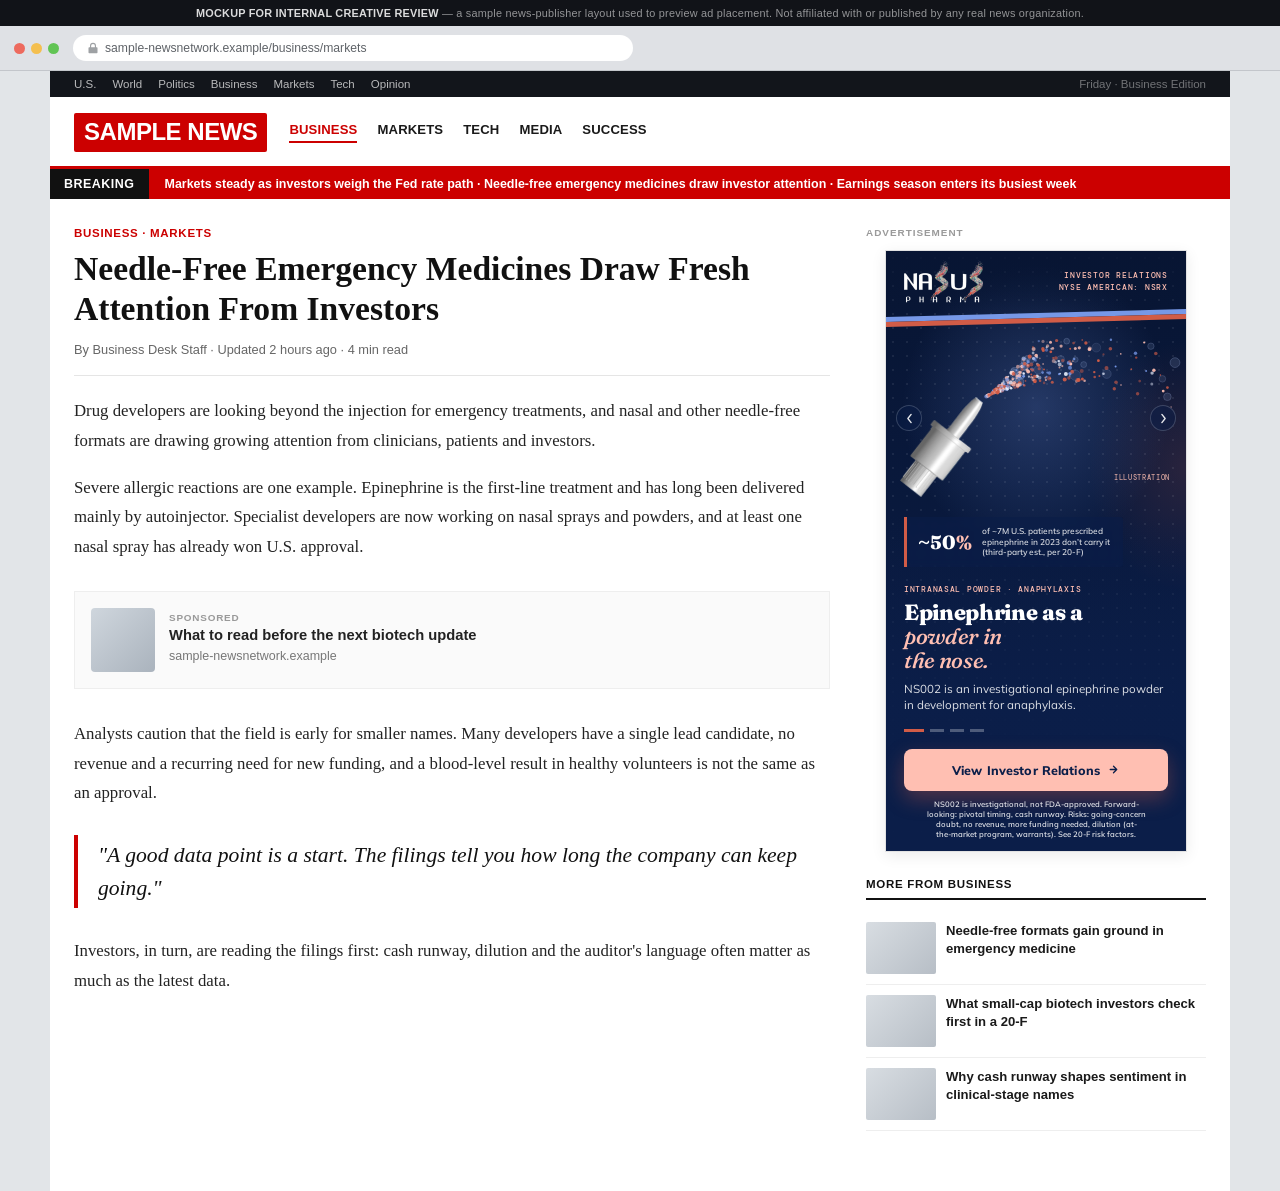
<file: context-preview/news.html>
<!DOCTYPE html>
<html lang="en">
<head>
<meta name="robots" content="noindex,nofollow">
<meta charset="UTF-8">
<meta name="viewport" content="width=device-width,initial-scale=1">
<title>In-Context Preview — Sample News Publisher Page</title>
<link rel="icon" href="data:,">
<style>
  * { margin:0; padding:0; box-sizing:border-box; }
  html, body { background:#e2e5e8; font-family:Helvetica, Arial, sans-serif; }

  /* ---- disclaimer strip ---- */
  #disclaimer {
    background:#111318;
    color:rgba(255,255,255,0.55);
    font-size:0.68rem;
    letter-spacing:0.02em;
    text-align:center;
    padding:7px 12px;
  }
  #disclaimer strong { color:rgba(255,255,255,0.85); }

  /* ---- fake browser chrome ---- */
  #browser-chrome {
    background:#dfe1e5;
    border-bottom:1px solid #c3c6cb;
    padding:9px 14px;
    display:flex;
    align-items:center;
    gap:14px;
  }
  #traffic-lights { display:flex; gap:6px; flex:0 0 auto; }
  #traffic-lights span { width:11px; height:11px; border-radius:50%; display:inline-block; }
  #traffic-lights span:nth-child(1){ background:#ed6a5e; }
  #traffic-lights span:nth-child(2){ background:#f4bf4f; }
  #traffic-lights span:nth-child(3){ background:#61c454; }
  #url-bar {
    flex:1 1 auto;
    background:#fff;
    border-radius:14px;
    padding:6px 14px;
    font-size:0.76rem;
    color:#5f6368;
    display:flex;
    align-items:center;
    gap:6px;
    max-width:560px;
  }
  #url-bar svg { flex:0 0 auto; opacity:0.6; }

  /* ---- site wrapper ---- */
  #site { background:#fff; max-width:1180px; margin:0 auto; }

  /* utility nav */
  #utility-nav {
    background:#12151b;
    color:rgba(255,255,255,0.7);
    font-size:0.72rem;
    display:flex;
    align-items:center;
    justify-content:space-between;
    padding:7px 24px;
  }
  #utility-nav .links { display:flex; gap:16px; }
  #utility-nav .links span:hover { color:#fff; }
  #utility-nav .meta { color:rgba(255,255,255,0.4); }

  /* masthead */
  #masthead {
    display:flex;
    align-items:center;
    gap:22px;
    padding:16px 24px 14px;
    border-bottom:3px solid #cc0000;
  }
  #logo {
    background:#cc0000;
    color:#fff;
    font-weight:900;
    font-size:1.5rem;
    letter-spacing:-0.02em;
    padding:5px 10px 6px;
    border-radius:2px;
    font-family:Arial, Helvetica, sans-serif;
  }
  #masthead nav { display:flex; gap:20px; flex:1; }
  #masthead nav span {
    font-size:0.82rem;
    font-weight:700;
    color:#1a1a1a;
    text-transform:uppercase;
    letter-spacing:0.01em;
    cursor:default;
  }
  #masthead nav span.active { color:#cc0000; border-bottom:2px solid #cc0000; padding-bottom:4px; }

  /* breaking ticker */
  #ticker {
    background:#cc0000;
    color:#fff;
    display:flex;
    align-items:center;
    font-size:0.78rem;
    font-weight:600;
    overflow:hidden;
    white-space:nowrap;
  }
  #ticker .badge {
    background:#111;
    padding:8px 14px;
    font-weight:900;
    letter-spacing:0.04em;
    flex:0 0 auto;
  }
  #ticker .feed { padding:8px 16px; }

  /* content grid */
  #content {
    display:grid;
    grid-template-columns:1fr 340px;
    gap:36px;
    padding:28px 24px 60px;
  }

  article .eyebrow {
    color:#cc0000;
    font-size:0.72rem;
    font-weight:800;
    letter-spacing:0.06em;
    text-transform:uppercase;
    margin-bottom:10px;
  }
  article h1 {
    font-family:Georgia, 'Times New Roman', serif;
    font-size:2.1rem;
    line-height:1.18;
    color:#111;
    margin-bottom:14px;
  }
  article .byline {
    font-size:0.8rem;
    color:#666;
    margin-bottom:20px;
    padding-bottom:18px;
    border-bottom:1px solid #e5e5e5;
  }
  article p {
    font-family:Georgia, 'Times New Roman', serif;
    font-size:1.05rem;
    line-height:1.75;
    color:#232323;
    margin-bottom:18px;
  }
  article .pull-quote {
    font-family:Georgia, 'Times New Roman', serif;
    font-style:italic;
    font-size:1.35rem;
    line-height:1.5;
    color:#111;
    border-left:4px solid #cc0000;
    padding:4px 0 4px 20px;
    margin:28px 0;
  }
  .native-slot {
    margin:30px 0;
    border:1px solid #eee;
    background:#fafafa;
    padding:16px;
    display:flex;
    gap:14px;
    align-items:center;
  }
  .native-slot .swatch { width:64px; height:64px; border-radius:4px; background:linear-gradient(135deg,#cfd6dd,#aab3bd); flex:0 0 auto; }
  .native-slot .txt .tag { font-size:0.62rem; font-weight:800; letter-spacing:0.08em; color:#999; text-transform:uppercase; margin-bottom:4px; }
  .native-slot .txt h4 { font-size:0.92rem; color:#222; margin-bottom:3px; }
  .native-slot .txt p { font-size:0.78rem; color:#777; margin:0; font-family:Helvetica, Arial, sans-serif; }

  /* right rail */
  aside { display:flex; flex-direction:column; align-items:center; gap:10px; }
  aside .sponsor-label {
    align-self:flex-start;
    font-size:0.62rem;
    font-weight:800;
    letter-spacing:0.1em;
    text-transform:uppercase;
    color:#9a9a9a;
    margin-bottom:2px;
  }
  #ad-slot {
    width:302px;    /* 300 + the 1px border each side (border-box), so the 300x600 banner isn't clipped */
    height:602px;
    border:1px solid #e2e2e2;
    box-shadow:0 4px 14px rgba(0,0,0,0.08);
    overflow:hidden;
    background:#000;
  }
  #ad-slot iframe { width:300px; height:600px; border:0; display:block; }

  .rail-more {
    align-self:stretch;
    margin-top:16px;
  }
  .rail-more .heading {
    font-size:0.72rem;
    font-weight:800;
    letter-spacing:0.06em;
    text-transform:uppercase;
    color:#111;
    border-bottom:2px solid #111;
    padding-bottom:8px;
    margin-bottom:12px;
  }
  .rail-item {
    display:flex;
    gap:10px;
    padding:10px 0;
    border-bottom:1px solid #eee;
  }
  .rail-item .thumb { width:70px; height:52px; border-radius:2px; background:linear-gradient(135deg,#d8dde2,#b7bec6); flex:0 0 auto; }
  .rail-item p { font-family:Helvetica, Arial, sans-serif; font-size:0.82rem; line-height:1.35; color:#1a1a1a; font-weight:600; }

  @media (max-width:900px) {
    #content { grid-template-columns:1fr; }
    aside { align-items:stretch; }
    #ad-slot { margin:0 auto; }
  }
</style>
</head>
<body>

<div id="disclaimer">
  <strong>MOCKUP FOR INTERNAL CREATIVE REVIEW</strong> — a sample news-publisher layout used to preview ad placement. Not affiliated with or published by any real news organization.
</div>

<div id="browser-chrome">
  <div id="traffic-lights"><span></span><span></span><span></span></div>
  <div id="url-bar">
    <svg width="12" height="12" viewBox="0 0 16 16"><path d="M8 1a4 4 0 00-4 4v2H3a1 1 0 00-1 1v6a1 1 0 001 1h10a1 1 0 001-1V8a1 1 0 00-1-1h-1V5a4 4 0 00-4-4zm-2.5 6V5a2.5 2.5 0 015 0v2h-5z" fill="currentColor"/></svg>
    sample-newsnetwork.example/business/markets
  </div>
</div>

<div id="site">
  <div id="utility-nav">
    <div class="links">
      <span>U.S.</span><span>World</span><span>Politics</span><span>Business</span><span>Markets</span><span>Tech</span><span>Opinion</span>
    </div>
    <div class="meta">Friday · Business Edition</div>
  </div>

  <div id="masthead">
    <div id="logo">SAMPLE&nbsp;NEWS</div>
    <nav>
      <span class="active">Business</span>
      <span>Markets</span>
      <span>Tech</span>
      <span>Media</span>
      <span>Success</span>
    </nav>
  </div>

  <div id="ticker">
    <span class="badge">BREAKING</span>
    <span class="feed">Markets steady as investors weigh the Fed rate path · Needle-free emergency medicines draw investor attention · Earnings season enters its busiest week</span>
  </div>

  <div id="content">
    <article>
      <div class="eyebrow">Business · Markets</div>
      <h1>Needle-Free Emergency Medicines Draw Fresh Attention From Investors</h1>
      <div class="byline">By Business Desk Staff · Updated 2 hours ago · 4 min read</div>

      <p>Drug developers are looking beyond the injection for emergency treatments, and nasal and other needle-free formats are drawing growing attention from clinicians, patients and investors.</p>

      <p>Severe allergic reactions are one example. Epinephrine is the first-line treatment and has long been delivered mainly by autoinjector. Specialist developers are now working on nasal sprays and powders, and at least one nasal spray has already won U.S. approval.</p>

      <div class="native-slot">
        <div class="swatch"></div>
        <div class="txt">
          <div class="tag">Sponsored</div>
          <h4>What to read before the next biotech update</h4>
          <p>sample-newsnetwork.example</p>
        </div>
      </div>

      <p>Analysts caution that the field is early for smaller names. Many developers have a single lead candidate, no revenue and a recurring need for new funding, and a blood-level result in healthy volunteers is not the same as an approval.</p>

      <div class="pull-quote">"A good data point is a start. The filings tell you how long the company can keep going."</div>

      <p>Investors, in turn, are reading the filings first: cash runway, dilution and the auditor&#x27;s language often matter as much as the latest data.</p>
    </article>

    <aside>
      <div class="sponsor-label">Advertisement</div>
      <div id="ad-slot">
        <iframe id="ad-frame" title="Sample ad placement" scrolling="no"></iframe>
      </div>

      <div class="rail-more">
        <div class="heading">More From Business</div>
        <div class="rail-item"><div class="thumb"></div><p>Needle-free formats gain ground in emergency medicine</p></div>
        <div class="rail-item"><div class="thumb"></div><p>What small-cap biotech investors check first in a 20-F</p></div>
        <div class="rail-item"><div class="thumb"></div><p>Why cash runway shapes sentiment in clinical-stage names</p></div>
      </div>
    </aside>
  </div>
</div>

<script>
  var CONCEPTS = {
    a: '../concept-a-photo/index.html',
    b: '../concept-b-editorial/index.html',
    c: '../concept-c-dashboard/index.html',
    d: '../concept-d-corporate/index.html'
  }
  var params = new URLSearchParams(window.location.search)
  var concept = params.get('concept')
  if (!CONCEPTS[concept]) concept = 'a'
  document.getElementById('ad-frame').src = CONCEPTS[concept]
</script>

</body>
</html>
</file>
<file: concept-a-photo/style.css>
/* ── Brand tokens — the ONLY place colors are defined. Taken from the IR concept page's :root
   (oklch converted to hex): --deep #0b1e49, --accent #d15c47, --accent-lt #ffbfb2 (the bright
   accent the page uses for text on dark), --accent-2 #7698e7 (periwinkle). The rest derive from
   them (color-mix: Chrome 111+ / Safari 16.2+). ── */
:root {
  --dark:      #0b1e49;
  --dark-2:    color-mix(in srgb, var(--dark) 70%, black);
  --navy:      #0b1e49;
  --accent:    #d15c47;
  --accent-d:  color-mix(in srgb, var(--accent) 82%, black);
  --accent-lt: #ffbfb2;
  --gold:      #7698e7;
  --gold-lt:   #bcd1ff;
  --white:     #ffffff;
  --cta-ink:   var(--dark);   /* the IR page's .btn-primary-light: deep navy on the light coral fill */
  --font-head: 'Fraunces', Georgia, serif;           /* the IR page's display face */
  --font:      'Mulish', system-ui, sans-serif;      /* the IR page's body face */
  --mono:      'DM Mono', ui-monospace, SFMono-Regular, Menlo, Consolas, 'Liberation Mono', monospace;
  --ease:      cubic-bezier(0.16,1,0.3,1);
}

* { margin:0; padding:0; box-sizing:border-box; }
html, body { width:300px; height:600px; overflow:hidden; background:var(--dark); }
body { font-family:var(--font); -webkit-font-smoothing:antialiased; }
a { text-decoration:none; color:inherit; }
button { border:0; background:none; font:inherit; color:inherit; cursor:pointer; -webkit-tap-highlight-color:transparent; }
.nw { white-space:nowrap; }   /* keeps hyphenated compounds (going-concern, unit-dose) on one line */

/* ── Canvas ─────────────────────────────────────────────────────────
   Fixed 300x600 stage. A crossfading slide stack sits at the bottom of
   the z-order; persistent chrome (logo, nav, stats, CTA) is pinned on
   top of it and never rotates. */
#banner {
  position:relative;
  width:300px;
  height:600px;
  overflow:hidden;
  cursor:pointer;
  background:var(--dark);
}

/* ── Slide stack ────────────────────────────────────────────────── */
#slides { position:absolute; inset:0; z-index:1; }

.slide {
  position:absolute;
  inset:0;
  opacity:0;
  z-index:1;
  pointer-events:none;
  transition:opacity 0.9s ease;
}
.slide.active { opacity:1; z-index:2; pointer-events:auto; }

.slide-bg {
  position:absolute;
  top:0; left:0;
  width:100%; height:100%;
  object-fit:cover;
  object-position:center 20%;
  z-index:1;
  user-select:none;
  -webkit-user-drag:none;
}

.slide-scrim-top, .slide-scrim-bottom {
  position:absolute;
  left:0; right:0;
  z-index:2;
  pointer-events:none;
}
.slide-scrim-top {
  top:0; height:60px;   /* the art starts under the header and stripe, so the scrim only has to seat the logo */
  background:linear-gradient(180deg, color-mix(in srgb, var(--dark-2) 90%, transparent) 0%, color-mix(in srgb, var(--dark-2) 0%, transparent) 100%);
}
.slide-scrim-bottom {
  bottom:0; height:336px;
  background:linear-gradient(0deg, var(--dark) 0%, color-mix(in srgb, var(--dark) 93%, transparent) 42%, color-mix(in srgb, var(--dark) 0%, transparent) 100%);
}

.slide-copy {
  position:absolute;
  inset:0;
  z-index:3;
  transform:translateY(12px);
  transition:transform 0.9s var(--ease);
}
.slide.active .slide-copy { transform:translateY(0); }

/* Floating mid-image stat chip (per slide) */
.mid-chip {
  position:absolute;
  top:266px; left:18px;
  display:flex;
  align-items:center;
  gap:10px;
  padding:9px 13px 9px 11px;
  background:color-mix(in srgb, var(--dark) 58%, transparent);
  border-left:3px solid var(--accent);
  border-radius:0 3px 3px 0;
  backdrop-filter:blur(3px);
  -webkit-backdrop-filter:blur(3px);
}
.chip-num {
  font-family:var(--font-head);
  font-weight:800;
  font-size:19px;
  color:var(--white);
  white-space:nowrap;
}
.chip-num em { font-style:normal; color:var(--accent-lt); }
.chip-label {
  font-family:var(--font);
  font-size:8.4px;
  line-height:1.25;
  font-weight:600;
  color:rgba(255,255,255,0.84);
}

/* Rotating headline block, pinned above the fixed bottom bar */
.copy-bottom {
  position:absolute;
  left:0; right:0;
  bottom:138px;   /* the four-line disclosure makes the bottom block taller than the template's; the persistent stat row is gone */
  padding:0 18px;
}
.kicker {
  font-family:var(--mono);
  font-weight:500;
  font-size:8px;
  letter-spacing:0.09em;
  text-transform:uppercase;
  color:var(--accent-lt);
  margin-bottom:6px;
}
.copy-bottom h1 {
  font-family:var(--font-head);
  font-weight:800;
  font-size:22px;
  line-height:1.1;
  letter-spacing:-0.015em;
  color:var(--white);
}
.copy-bottom h1 em { font-style:italic; font-weight:500; color:var(--accent-lt); }
.copy-bottom p {
  margin-top:8px;
  font-size:11.6px;
  line-height:1.4;
  color:rgba(255,255,255,0.86);
  max-width:264px;
}

/* ── Persistent chrome (never rotates) ─────────────────────────── */
#top-bar {
  position:absolute;
  top:0; left:0; right:0;
  z-index:5;
  display:flex;
  align-items:center;
  justify-content:space-between;
  padding:8px 18px 0;
}
/* the company's own lockup (white NA·U letters, the coloured powder S shapes kept), shipped at 2x */
#logo { display:block; width:80px; height:45px; flex:none; }
#eyebrow {
  font-family:var(--mono);
  font-weight:500;
  font-size:7.6px;
  line-height:1.55;
  letter-spacing:0.1em;
  text-align:right;
  color:var(--accent-lt);
}
/* the two-tone diagonal the company uses under its hero (periwinkle over coral), as a rule under the header */
#stripe { position:absolute; left:0; right:0; top:58px; height:20px; z-index:4; pointer-events:none; }
#stripe::before, #stripe::after { content:''; position:absolute; inset:0; }
#stripe::before { background:var(--gold);   clip-path:polygon(0 8px, 100% 0, 100% 5px, 0 13px); }
#stripe::after  { background:var(--accent); clip-path:polygon(0 13px, 100% 5px, 100% 10px, 0 18px); }

.nav-arrow {
  position:absolute;
  top:154px;
  width:26px; height:26px;
  z-index:5;
  display:flex;
  align-items:center;
  justify-content:center;
  background:color-mix(in srgb, var(--dark) 45%, transparent);
  border:1px solid rgba(255,255,255,0.18);
  border-radius:50%;
  color:rgba(255,255,255,0.9);
  backdrop-filter:blur(2px);
  -webkit-backdrop-filter:blur(2px);
  transition:background .2s ease, transform .15s ease;
}
.nav-arrow svg { width:13px; height:13px; }
.nav-arrow:active { transform:scale(0.9); background:color-mix(in srgb, var(--accent) 55%, transparent); }
#arrow-prev { left:10px; }
#arrow-next { right:10px; }

#bottom-fixed {
  position:absolute;
  left:0; right:0; bottom:0;
  z-index:5;
  padding:0 18px 12px;
}

#dots {
  display:flex;
  gap:6px;
  margin-bottom:9px;
}
.dot {
  width:14px; height:3px;
  border-radius:2px;
  background:rgba(255,255,255,0.28);
  transition:background .3s ease, width .3s ease;
  padding:6px 0;
  background-clip:content-box;
  box-sizing:content-box;
}
.dot.active { background-color:var(--accent); width:20px; }  /* background-color, not the shorthand: the shorthand resets background-clip and paints the whole 15px hit area as a square */

#cta {
  margin-top:11px;
  display:flex;
  align-items:center;
  justify-content:center;
  gap:7px;
  width:100%;
  height:42px;
  background:var(--accent-lt);
  border-radius:8px;
  color:var(--cta-ink);
  font-family:var(--font);
  font-weight:800;
  font-size:12.5px;
  letter-spacing:0.01em;
  box-shadow:0 8px 20px color-mix(in srgb, var(--accent) 35%, transparent);
  animation:cta-pulse 1.8s ease-in-out 2.6s 6;
}
#cta-arrow { width:13px; height:13px; }

/* Required disclosure line under the CTA: it names what is forward-looking and what is at risk, so it runs to four lines.
   Set in the body face at 7.8px and near-full strength (the mono at 6.7px it replaced was too small to read). */
#disclosure {
  margin-top:8px;
  font-family:var(--font);
  font-weight:600;
  font-size:7.8px;
  letter-spacing:0;
  line-height:1.3;
  text-align:center;
  text-wrap:balance;
  color:rgba(255,255,255,0.9);
}
@keyframes cta-pulse {
  0%, 100% { box-shadow:0 8px 20px color-mix(in srgb, var(--accent) 35%, transparent); }
  50%      { box-shadow:0 8px 26px color-mix(in srgb, var(--accent) 65%, transparent), 0 0 0 5px color-mix(in srgb, var(--accent) 12%, transparent); }
}

/* ── Entrance sequence (initial load only) ─────────────────────── */
.reveal {
  opacity:0;
  transform:translateY(14px);
  transition:opacity .7s var(--ease), transform .7s var(--ease);
}
#banner.is-live .reveal { opacity:1; transform:none; }
#top-bar[data-delay="0"] { transition-delay:.05s; }
#bottom-fixed[data-delay="4"] { transition-delay:.55s; }

#click-tag-wrapper { position:absolute; width:0; height:0; overflow:hidden; }

@media (prefers-reduced-motion: reduce) {
  #cta { animation:none; }
  .tw, .flow { animation:none; }
  .hbar { transition-duration:.01s; transition-delay:0s; }
  .reveal { transition-duration:.01s; transition-delay:0s !important; }
  .slide, .slide-copy { transition-duration:.2s; }
}

/* ── Motif / Dark ───────────────────────────────────────────────────
   The IR concept page has no photography beyond one device cutout, so each slide's background
   is that page's own graphic language redrawn at banner scale (.tmp/motif.py): the scattered
   powder-particle field, the 100 pg/mL race bars, small active particles on larger carriers,
   and the dated record with the plan drawn dashed. */
.slide-bg.motif {
  animation:none;
  background-color:var(--dark-2);
  background-image:
    radial-gradient(circle, rgba(255,255,255,.075) 1px, transparent 1.4px),
    radial-gradient(62% 34% at 50% 26%, color-mix(in srgb, var(--gold) 26%, transparent), transparent 72%),
    radial-gradient(46% 30% at 100% 36%, color-mix(in srgb, var(--accent) 16%, transparent), transparent 70%),
    linear-gradient(to bottom, var(--dark-2) 0, var(--dark) 100%);
  background-size:14px 14px, auto, auto, auto;
}
.motif svg { position:absolute; left:0; top:0; width:300px; height:600px; overflow:hidden; }

/* particles: small actives in the page's coral, light coral and periwinkle; larger pale carriers */
.pa { fill:var(--accent); }
.pb { fill:var(--accent-lt); }
.pc { fill:var(--gold); }
.pw { fill:#e8eefc; }
.car { fill:var(--gold-lt); fill-opacity:.18; stroke:var(--gold-lt); stroke-opacity:.5; stroke-width:.6; }
.tw { animation:twinkle 8s ease-in-out infinite; }
@keyframes twinkle { 0%,100% { opacity:1; } 50% { opacity:.4; } }

.carrier { fill:var(--gold); fill-opacity:.14; stroke:var(--gold-lt); stroke-opacity:.75; stroke-width:1; }
.carrier-hi { fill:none; stroke:#fff; stroke-opacity:.38; stroke-width:1.2; stroke-linecap:round; }

/* race bars, drawn to the reported values */
.hbar.nas { fill:var(--accent); }
.hbar.epi { fill:var(--gold); }
.slide .hbar { transform-box:fill-box; transform-origin:0 50%; transform:scaleX(.04); opacity:0; transition:transform 1.2s var(--ease) .35s, opacity .5s ease .35s; }
.slide.active .hbar { transform:none; opacity:1; }
.axis { stroke:var(--gold-lt); stroke-opacity:.4; stroke-width:1; }

/* callout leaders */
.lead { fill:none; stroke:var(--gold-lt); stroke-opacity:.7; stroke-width:.8; }
.lead.acc { stroke:var(--accent-lt); }

/* dated record: filed events solid with flowing dots, the plan dashed */
.flow { fill:none; stroke:var(--accent-lt); stroke-width:1.5; stroke-linecap:round; stroke-dasharray:.1 4.2; animation:flow 2.8s linear infinite; }
@keyframes flow { to { stroke-dashoffset:-16.8; } }
.plan { fill:none; stroke:var(--gold-lt); stroke-opacity:.7; stroke-width:1.2; stroke-dasharray:4 4; }
.n-on { fill:var(--accent); stroke:var(--accent-lt); stroke-width:1.2; }
.n-plan { fill:var(--dark-2); stroke:var(--gold-lt); stroke-width:1.4; stroke-dasharray:3 2.5; }

/* SVG labels: kept in the band above the stat chip (art ends at y 240) */
.motif text { font-family:var(--mono); fill:var(--accent-lt); }
.m-title { font-size:7.2px; font-weight:500; letter-spacing:.12em; fill:var(--gold-lt); }
.m-title.sm { font-size:6.6px; letter-spacing:.1em; fill-opacity:.82; }
.motif .m-lab { font-family:var(--font); font-size:8.6px; font-weight:700; letter-spacing:.01em; fill:#fff; fill-opacity:.9; }
.m-lab.on { fill:var(--accent-lt); fill-opacity:1; }
.motif .m-lab.sm { font-family:var(--mono); font-size:6.6px; font-weight:500; letter-spacing:.1em; }
.m-lab.plan-t { fill-opacity:.8; }
.motif .m-bv { font-family:var(--font-head); font-size:14px; font-weight:800; fill:#fff; fill-opacity:.88; }
.m-bv.on { fill:var(--accent-lt); fill-opacity:1; }
.m-yr { font-size:7.4px; font-weight:500; letter-spacing:.1em; fill:var(--accent-lt); }
</file>
<file: concept-b-editorial/style.css>
/* ── Brand tokens — the ONLY place colors are defined. Taken from the IR concept page's :root
   (oklch converted to hex): --accent #d15c47, --accent-ink #9b2917 (text/links/primary buttons on
   light stock), --accent-lt #ffbfb2, --accent-2 #7698e7, --ink #1c2433, --deep #0b1e49,
   --paper #fafcff, --tint #fff0ec, --tint-2 #f8d9d3, --text-mid #586172. ── */
:root {
  --accent:       #d15c47;
  --ink:          #1c2433;
  --gold:         #7698e7;
  --accent-lt:    #ffbfb2;
  --accent-ink:   #9b2917;
  --accent-ink-d: #831c0a;
  --accent-lo:    color-mix(in oklch, var(--accent) 14%, transparent);
  --deep:         #0b1e49;
  --paper:        #fafcff;
  --tint:         #fff0ec;
  --tint-2:       #f8d9d3;
  --tint-b:       #edf3fe;
  --card:         #ffffff;
  --text-mid:     #586172;
  --line:         color-mix(in oklch, var(--ink) 15%, transparent);
  --serif: 'Fraunces', Georgia, serif;
  --sans:  'Mulish', system-ui, sans-serif;
  --mono:  'DM Mono', ui-monospace, SFMono-Regular, Menlo, Consolas, 'Liberation Mono', monospace;
  --ease:  cubic-bezier(0.22, 1, 0.36, 1);
}

* { margin:0; padding:0; box-sizing:border-box; }
html, body { width:300px; height:600px; overflow:hidden; background:var(--paper); }
body { font-family:var(--sans); color:var(--ink); -webkit-font-smoothing:antialiased; }
a { text-decoration:none; color:inherit; }
button { border:0; background:none; font:inherit; color:inherit; cursor:pointer; -webkit-tap-highlight-color:transparent; }
.nw { white-space:nowrap; }

#banner {
  position:relative;
  width:300px;
  height:600px;
  overflow:hidden;
  cursor:pointer;
  background:var(--paper);
}

/* the IR page's section rule: a coral and a periwinkle segment, then the ink line */
#top-rule {
  position:absolute;
  top:0; left:0; right:0;
  height:3px;
  z-index:6;
  background:linear-gradient(90deg, var(--accent) 0 26%, var(--gold) 26% 52%, var(--ink) 52%);
}

/* ── Persistent top chrome ──────────────────────────────────────── */
#top-bar {
  position:absolute;
  top:3px; left:0; right:0;
  z-index:5;
  background:var(--paper);
  border-bottom:1px solid var(--line);
  padding:8px 18px 7px;
  display:flex;
  align-items:center;
  justify-content:space-between;
}
/* the company's own lockup in its own colours, shipped at 2x */
#logo { display:block; width:80px; height:45px; flex:none; }
#masthead {
  font-family:var(--mono);
  font-size:7.6px;
  font-weight:500;
  line-height:1.55;
  letter-spacing:0.1em;
  text-align:right;
  color:var(--text-mid);
}

/* ── Slide stack ────────────────────────────────────────────────── */
#slides { position:absolute; top:64px; left:0; right:0; bottom:133px; z-index:1; overflow:hidden; }

.slide {
  position:absolute; inset:0;
  opacity:0;
  z-index:1;
  pointer-events:none;
  transition:opacity 0.8s ease;
}
.slide.active { opacity:1; z-index:2; pointer-events:auto; }

.slide-copy {
  padding:13px 18px 0;
  transform:translateY(10px);
  transition:transform 0.8s var(--ease);
}
.slide.active .slide-copy { transform:translateY(0); }

.eyebrow {
  font-family:var(--mono);
  font-size:8.6px;
  font-weight:500;
  letter-spacing:0.13em;
  text-transform:uppercase;
  color:var(--accent-ink);
  display:flex;
  align-items:center;
  gap:7px;
  margin-bottom:8px;
}
.eyebrow::before {
  content:'';
  width:6px; height:6px;
  border-radius:50%;
  background:var(--accent);
  flex:none;
}

.txt { height:151px; }   /* eyebrow + headline + lead share one height, so every figure card starts at the same y */
.slide-copy h1 {
  font-family:var(--serif);
  font-weight:800;
  font-size:21px;
  line-height:1.12;
  letter-spacing:-0.015em;
  color:var(--ink);
}
.slide-copy h1 em { font-style:italic; font-weight:500; color:var(--accent-ink); }

.lead {
  margin-top:7px;
  font-family:var(--sans);
  font-size:10.4px;
  line-height:1.42;
  color:var(--text-mid);
  text-wrap-style:pretty;            /* no one-word last lines */
}

/* ── "Figure" schematic card, matching the IR page's plate component ─ */
.fig-card {
  margin-top:11px;
  border:1px solid var(--line);
  border-radius:2px;
  background:var(--card);
  overflow:hidden;
}
.fig-bar {
  display:flex;
  justify-content:space-between;
  align-items:center;
  gap:8px;
  padding:6px 10px;
  background:var(--deep);
  color:#fff;
  font-family:var(--mono);
  font-size:6.6px;
  font-weight:500;
  letter-spacing:0.12em;
  text-transform:uppercase;
}
.fig-bar span:last-child { color:var(--accent-lt); }
.fig-body { padding:8px 11px 4px; }
.fig-body svg { width:100%; height:auto; display:block; overflow:visible; }

/* figure line-art: one weight and palette across all four */
.fig-t   { font-family:var(--mono); font-size:6.6px; font-weight:500; letter-spacing:.08em; fill:var(--text-mid); }
.fig-t.s { font-size:6.2px; letter-spacing:.06em; }
.fig-t.on { fill:var(--accent-ink); }
.fig-lab { font-family:var(--sans); font-size:8.4px; font-weight:800; fill:var(--ink); }
.fig-lab.on { fill:var(--accent-ink); }
.fig-val { font-family:var(--serif); font-size:12px; font-weight:800; fill:var(--ink); }
.fig-val.on { fill:var(--accent-ink); }
.fig-base { stroke:var(--line); stroke-width:1; }
.b-pale { fill:var(--tint-2); }
.b-gold { fill:var(--gold); }
.b-acc  { fill:var(--accent); }
.b-deep { fill:var(--deep); }
.fig-dots circle { fill:var(--tint-2); }
.fig-lead { fill:none; stroke:var(--text-mid); stroke-width:.8; stroke-opacity:.8; }
.brk { fill:none; stroke:var(--accent-ink); stroke-width:1; stroke-linecap:round; stroke-linejoin:round; }
.car { fill:var(--tint-b); stroke:var(--gold); stroke-width:1.1; }
.car-hi { fill:none; stroke:#fff; stroke-width:1.4; stroke-linecap:round; }
.act { fill:var(--accent); }
.act.l { fill:var(--accent-lt); }

/* key-fact row, matching the IR page's .kf definition-list pattern */
.kf {
  margin-top:10px;
  padding-top:8px;
  border-top:1px solid var(--line);
  display:flex;
  justify-content:space-between;
  align-items:baseline;
  gap:10px;
}
.kf dt {
  font-family:var(--mono);
  font-size:7.4px;
  font-weight:500;
  letter-spacing:0.1em;
  text-transform:uppercase;
  color:var(--text-mid);
}
.kf dd {
  display:flex;
  flex-direction:column;
  align-items:flex-end;
  gap:2px;
  font-family:var(--serif);
  font-size:14px;
  font-weight:800;
  color:var(--ink);
  text-align:right;
  white-space:nowrap;
}
.kf dd em {
  font-family:var(--mono);
  font-style:normal;
  font-weight:500;
  font-size:7px;
  letter-spacing:0.03em;
  color:var(--accent-ink);
}

/* ── Nav arrows ─────────────────────────────────────────────────── */
.nav-arrow {
  position:absolute;
  top:307px;
  z-index:5;
  width:24px; height:24px;
  display:flex;
  align-items:center;
  justify-content:center;
  background:var(--card);
  border:1px solid var(--line);
  border-radius:50%;
  color:var(--ink);
  box-shadow:0 2px 8px color-mix(in oklch, var(--ink) 12%, transparent);
  transition:transform 0.15s ease, background 0.2s ease;
}
.nav-arrow svg { width:12px; height:12px; }
.nav-arrow:active { transform:scale(0.9); background:var(--tint); }
#arrow-prev { left:2px; }
#arrow-next { right:2px; }

/* ── Persistent dark band: dots + CTA ───────────────────────────── */
#dots {
  position:absolute;
  left:0; right:0; bottom:99px;   /* three-line disclosure: 18px higher than the template */
  z-index:5;
  background:var(--deep);
  display:flex;
  gap:6px;
  padding:11px 18px 8px;
}
.dot {
  width:13px; height:3px;
  border-radius:2px;
  background:oklch(1 0 0 / 0.28);
  padding:6px 0;
  background-clip:content-box;
  box-sizing:content-box;
  transition:background 0.3s ease, width 0.3s ease;
}
.dot.active { background-color:var(--accent); width:19px; }  /* background-color, not the shorthand: the shorthand resets background-clip and paints the whole hit area as a square */

#bottom-fixed {
  position:absolute;
  left:0; right:0; bottom:0;
  z-index:5;
  background:var(--deep);
  padding:2px 18px 9px;
}
#bf-line {
  font-family:var(--mono);
  font-size:7.4px;
  font-weight:500;
  letter-spacing:0.1em;
  color:color-mix(in oklch, var(--accent-lt) 85%, transparent);
  margin-bottom:8px;
}
/* the IR page's .btn-primary-light on its dark stock: light coral fill, deep navy label */
#cta {
  display:flex;
  align-items:center;
  justify-content:center;
  gap:7px;
  width:100%;
  height:40px;
  background:var(--accent-lt);
  border-radius:8px;
  color:var(--deep);
  font-family:var(--sans);
  font-weight:800;
  font-size:12px;
  letter-spacing:0.01em;
  box-shadow:0 8px 20px color-mix(in oklch, var(--accent) 30%, transparent);
  animation:cta-pulse 1.8s ease-in-out 2.6s 6;
}
#cta-arrow { width:13px; height:13px; }

/* Required disclosure under the CTA: names what is forward-looking and what is at risk, so it runs to three lines.
   Set in the body face at 7.5px and near-full strength (the mono at 6.4px it replaced was too small to read). */
#fls {
  margin-top:7px;
  font-family:var(--sans);
  font-weight:600;
  font-size:7.5px;
  letter-spacing:0;
  line-height:1.3;
  text-align:center;
  text-wrap:balance;
  color:color-mix(in oklch, var(--accent-lt) 55%, white);
}
@keyframes cta-pulse {
  0%, 100% { box-shadow:0 8px 20px color-mix(in oklch, var(--accent) 30%, transparent); }
  50%      { box-shadow:0 8px 26px color-mix(in oklch, var(--accent) 55%, transparent), 0 0 0 5px color-mix(in oklch, var(--accent) 16%, transparent); }
}

/* ── Entrance sequence (initial load only) ─────────────────────── */
.reveal { opacity:0; transform:translateY(12px); transition:opacity .7s var(--ease), transform .7s var(--ease); }
#banner.is-live .reveal { opacity:1; transform:none; }
#top-bar[data-delay="0"] { transition-delay:.05s; }
#dots.reveal { transition-delay:.5s; }
#bottom-fixed[data-delay="1"] { transition-delay:.6s; }

#click-tag-wrapper { position:absolute; width:0; height:0; overflow:hidden; }

@media (prefers-reduced-motion: reduce) {
  #cta { animation:none; }
  .reveal { transition-duration:.01s; transition-delay:0s !important; }
  .slide, .slide-copy { transition-duration:.2s; }
}
</file>
<file: concept-c-dashboard/style.css>
/* ── Brand tokens — the ONLY place colors are defined. Taken from the IR concept page's :root
   (oklch converted to hex): --deep #0b1e49, --accent #d15c47, --accent-lt #ffbfb2 (the bright
   accent the page uses for text on dark), --accent-2 #7698e7 (periwinkle). The rest derive from
   them (color-mix: Chrome 111+ / Safari 16.2+). ── */
:root {
  --dark:      #0b1e49;
  --dark-2:    color-mix(in srgb, var(--dark) 70%, black);
  --navy:      #0b1e49;
  --accent:    #d15c47;
  --accent-d:  color-mix(in srgb, var(--accent) 82%, black);
  --accent-lt: #ffbfb2;
  --gold:      #7698e7;
  --gold-lt:   #bcd1ff;
  --white:     #ffffff;
  --cta-ink:   var(--dark);   /* the IR page's .btn-primary-light: deep navy on the light coral fill */
  --font-head: 'Fraunces', Georgia, serif;           /* the IR page's display face */
  --font:      'Mulish', system-ui, sans-serif;      /* the IR page's body face */
  --mono:      'DM Mono', ui-monospace, SFMono-Regular, Menlo, Consolas, 'Liberation Mono', monospace;
  --ease:      cubic-bezier(0.16,1,0.3,1);
}

* { margin:0; padding:0; box-sizing:border-box; }
html, body { width:300px; height:600px; overflow:hidden; background:var(--dark); }
body { font-family:var(--font); -webkit-font-smoothing:antialiased; }
a { text-decoration:none; color:inherit; }
button { border:0; background:none; font:inherit; color:inherit; cursor:pointer; -webkit-tap-highlight-color:transparent; }
.nw { white-space:nowrap; }   /* keeps hyphenated compounds (going-concern, unit-dose) on one line */

/* ── Canvas ─────────────────────────────────────────────────────────
   Fixed 300x600 stage. A crossfading slide stack sits at the bottom of
   the z-order; persistent chrome (logo, nav, stats, CTA) is pinned on
   top of it and never rotates. */
#banner {
  position:relative;
  width:300px;
  height:600px;
  overflow:hidden;
  cursor:pointer;
  background:var(--dark);
}

/* ── Slide stack ────────────────────────────────────────────────── */
#slides { position:absolute; inset:0; z-index:1; }

.slide {
  position:absolute;
  inset:0;
  opacity:0;
  z-index:1;
  pointer-events:none;
  transition:opacity 0.9s ease;
}
.slide.active { opacity:1; z-index:2; pointer-events:auto; }

.slide-bg {
  position:absolute;
  top:0; left:0;
  width:100%; height:100%;
  object-fit:cover;
  object-position:center 20%;
  z-index:1;
  user-select:none;
  -webkit-user-drag:none;
}

.slide-scrim-top, .slide-scrim-bottom {
  position:absolute;
  left:0; right:0;
  z-index:2;
  pointer-events:none;
}
.slide-scrim-top {
  top:0; height:60px;   /* the art starts under the header and stripe, so the scrim only has to seat the logo */
  background:linear-gradient(180deg, color-mix(in srgb, var(--dark-2) 90%, transparent) 0%, color-mix(in srgb, var(--dark-2) 0%, transparent) 100%);
}
.slide-scrim-bottom {
  bottom:0; height:336px;
  background:linear-gradient(0deg, var(--dark) 0%, color-mix(in srgb, var(--dark) 93%, transparent) 42%, color-mix(in srgb, var(--dark) 0%, transparent) 100%);
}

.slide-copy {
  position:absolute;
  inset:0;
  z-index:3;
  transform:translateY(12px);
  transition:transform 0.9s var(--ease);
}
.slide.active .slide-copy { transform:translateY(0); }

/* Floating mid-image stat chip (per slide) */
.mid-chip {
  position:absolute;
  top:266px; left:18px;
  display:flex;
  align-items:center;
  gap:10px;
  padding:9px 13px 9px 11px;
  background:color-mix(in srgb, var(--dark) 58%, transparent);
  border-left:3px solid var(--accent);
  border-radius:0 3px 3px 0;
  backdrop-filter:blur(3px);
  -webkit-backdrop-filter:blur(3px);
}
.chip-num {
  font-family:var(--font-head);
  font-weight:800;
  font-size:19px;
  color:var(--white);
  white-space:nowrap;
}
.chip-num em { font-style:normal; color:var(--accent-lt); }
.chip-label {
  font-family:var(--font);
  font-size:8.4px;
  line-height:1.25;
  font-weight:600;
  color:rgba(255,255,255,0.84);
}

/* Rotating headline block, pinned above the fixed bottom bar */
.copy-bottom {
  position:absolute;
  left:0; right:0;
  bottom:138px;   /* the four-line disclosure makes the bottom block taller than the template's; the persistent stat row is gone */
  padding:0 18px;
}
.kicker {
  font-family:var(--mono);
  font-weight:500;
  font-size:8px;
  letter-spacing:0.09em;
  text-transform:uppercase;
  color:var(--accent-lt);
  margin-bottom:6px;
}
.copy-bottom h1 {
  font-family:var(--font-head);
  font-weight:800;
  font-size:22px;
  line-height:1.1;
  letter-spacing:-0.015em;
  color:var(--white);
}
.copy-bottom h1 em { font-style:italic; font-weight:500; color:var(--accent-lt); }
.copy-bottom p {
  margin-top:8px;
  font-size:11.6px;
  line-height:1.4;
  color:rgba(255,255,255,0.86);
  max-width:264px;
}

/* ── Persistent chrome (never rotates) ─────────────────────────── */
#top-bar {
  position:absolute;
  top:0; left:0; right:0;
  z-index:5;
  display:flex;
  align-items:center;
  justify-content:space-between;
  padding:8px 18px 0;
}
/* the company's own lockup (white NA·U letters, the coloured powder S shapes kept), shipped at 2x */
#logo { display:block; width:80px; height:45px; flex:none; }
#eyebrow {
  font-family:var(--mono);
  font-weight:500;
  font-size:7.6px;
  line-height:1.55;
  letter-spacing:0.1em;
  text-align:right;
  color:var(--accent-lt);
}
/* the two-tone diagonal the company uses under its hero (periwinkle over coral), as a rule under the header */
#stripe { position:absolute; left:0; right:0; top:58px; height:20px; z-index:4; pointer-events:none; }
#stripe::before, #stripe::after { content:''; position:absolute; inset:0; }
#stripe::before { background:var(--gold);   clip-path:polygon(0 8px, 100% 0, 100% 5px, 0 13px); }
#stripe::after  { background:var(--accent); clip-path:polygon(0 13px, 100% 5px, 100% 10px, 0 18px); }

.nav-arrow {
  position:absolute;
  top:154px;
  width:26px; height:26px;
  z-index:5;
  display:flex;
  align-items:center;
  justify-content:center;
  background:color-mix(in srgb, var(--dark) 45%, transparent);
  border:1px solid rgba(255,255,255,0.18);
  border-radius:50%;
  color:rgba(255,255,255,0.9);
  backdrop-filter:blur(2px);
  -webkit-backdrop-filter:blur(2px);
  transition:background .2s ease, transform .15s ease;
}
.nav-arrow svg { width:13px; height:13px; }
.nav-arrow:active { transform:scale(0.9); background:color-mix(in srgb, var(--accent) 55%, transparent); }
#arrow-prev { left:10px; }
#arrow-next { right:10px; }

#bottom-fixed {
  position:absolute;
  left:0; right:0; bottom:0;
  z-index:5;
  padding:0 18px 12px;
}

#dots {
  display:flex;
  gap:6px;
  margin-bottom:9px;
}
.dot {
  width:14px; height:3px;
  border-radius:2px;
  background:rgba(255,255,255,0.28);
  transition:background .3s ease, width .3s ease;
  padding:6px 0;
  background-clip:content-box;
  box-sizing:content-box;
}
.dot.active { background-color:var(--accent); width:20px; }  /* background-color, not the shorthand: the shorthand resets background-clip and paints the whole 15px hit area as a square */

#cta {
  margin-top:11px;
  display:flex;
  align-items:center;
  justify-content:center;
  gap:7px;
  width:100%;
  height:42px;
  background:var(--accent-lt);
  border-radius:8px;
  color:var(--cta-ink);
  font-family:var(--font);
  font-weight:800;
  font-size:12.5px;
  letter-spacing:0.01em;
  box-shadow:0 8px 20px color-mix(in srgb, var(--accent) 35%, transparent);
  animation:cta-pulse 1.8s ease-in-out 2.6s 6;
}
#cta-arrow { width:13px; height:13px; }

/* Required disclosure line under the CTA: it names what is forward-looking and what is at risk, so it runs to four lines.
   Set in the body face at 7.8px and near-full strength (the mono at 6.7px it replaced was too small to read). */
#disclosure {
  margin-top:8px;
  font-family:var(--font);
  font-weight:600;
  font-size:7.8px;
  letter-spacing:0;
  line-height:1.3;
  text-align:center;
  text-wrap:balance;
  color:rgba(255,255,255,0.9);
}
@keyframes cta-pulse {
  0%, 100% { box-shadow:0 8px 20px color-mix(in srgb, var(--accent) 35%, transparent); }
  50%      { box-shadow:0 8px 26px color-mix(in srgb, var(--accent) 65%, transparent), 0 0 0 5px color-mix(in srgb, var(--accent) 12%, transparent); }
}

/* ── Entrance sequence (initial load only) ─────────────────────── */
.reveal {
  opacity:0;
  transform:translateY(14px);
  transition:opacity .7s var(--ease), transform .7s var(--ease);
}
#banner.is-live .reveal { opacity:1; transform:none; }
#top-bar[data-delay="0"] { transition-delay:.05s; }
#bottom-fixed[data-delay="4"] { transition-delay:.55s; }

#click-tag-wrapper { position:absolute; width:0; height:0; overflow:hidden; }

@media (prefers-reduced-motion: reduce) {
  #cta { animation:none; }
  .tw, .flow { animation:none; }
  .hbar { transition-duration:.01s; transition-delay:0s; }
  .reveal { transition-duration:.01s; transition-delay:0s !important; }
  .slide, .slide-copy { transition-duration:.2s; }
}

/* ── Motif / Dark ───────────────────────────────────────────────────
   The IR concept page has no photography beyond one device cutout, so each slide's background
   is that page's own graphic language redrawn at banner scale (.tmp/motif.py): the scattered
   powder-particle field, the 100 pg/mL race bars, small active particles on larger carriers,
   and the dated record with the plan drawn dashed. */
.slide-bg.motif {
  animation:none;
  background-color:var(--dark-2);
  background-image:
    radial-gradient(circle, rgba(255,255,255,.075) 1px, transparent 1.4px),
    radial-gradient(62% 34% at 50% 26%, color-mix(in srgb, var(--gold) 26%, transparent), transparent 72%),
    radial-gradient(46% 30% at 100% 36%, color-mix(in srgb, var(--accent) 16%, transparent), transparent 70%),
    linear-gradient(to bottom, var(--dark-2) 0, var(--dark) 100%);
  background-size:14px 14px, auto, auto, auto;
}
.motif svg { position:absolute; left:0; top:0; width:300px; height:600px; overflow:hidden; }

/* particles: small actives in the page's coral, light coral and periwinkle; larger pale carriers */
.pa { fill:var(--accent); }
.pb { fill:var(--accent-lt); }
.pc { fill:var(--gold); }
.pw { fill:#e8eefc; }
.car { fill:var(--gold-lt); fill-opacity:.18; stroke:var(--gold-lt); stroke-opacity:.5; stroke-width:.6; }
.tw { animation:twinkle 8s ease-in-out infinite; }
@keyframes twinkle { 0%,100% { opacity:1; } 50% { opacity:.4; } }

.carrier { fill:var(--gold); fill-opacity:.14; stroke:var(--gold-lt); stroke-opacity:.75; stroke-width:1; }
.carrier-hi { fill:none; stroke:#fff; stroke-opacity:.38; stroke-width:1.2; stroke-linecap:round; }

/* race bars, drawn to the reported values */
.hbar.nas { fill:var(--accent); }
.hbar.epi { fill:var(--gold); }
.slide .hbar { transform-box:fill-box; transform-origin:0 50%; transform:scaleX(.04); opacity:0; transition:transform 1.2s var(--ease) .35s, opacity .5s ease .35s; }
.slide.active .hbar { transform:none; opacity:1; }
.axis { stroke:var(--gold-lt); stroke-opacity:.4; stroke-width:1; }

/* callout leaders */
.lead { fill:none; stroke:var(--gold-lt); stroke-opacity:.7; stroke-width:.8; }
.lead.acc { stroke:var(--accent-lt); }

/* dated record: filed events solid with flowing dots, the plan dashed */
.flow { fill:none; stroke:var(--accent-lt); stroke-width:1.5; stroke-linecap:round; stroke-dasharray:.1 4.2; animation:flow 2.8s linear infinite; }
@keyframes flow { to { stroke-dashoffset:-16.8; } }
.plan { fill:none; stroke:var(--gold-lt); stroke-opacity:.7; stroke-width:1.2; stroke-dasharray:4 4; }
.n-on { fill:var(--accent); stroke:var(--accent-lt); stroke-width:1.2; }
.n-plan { fill:var(--dark-2); stroke:var(--gold-lt); stroke-width:1.4; stroke-dasharray:3 2.5; }

/* SVG labels: kept in the band above the stat chip (art ends at y 240) */
.motif text { font-family:var(--mono); fill:var(--accent-lt); }
.m-title { font-size:7.2px; font-weight:500; letter-spacing:.12em; fill:var(--gold-lt); }
.m-title.sm { font-size:6.6px; letter-spacing:.1em; fill-opacity:.82; }
.motif .m-lab { font-family:var(--font); font-size:8.6px; font-weight:700; letter-spacing:.01em; fill:#fff; fill-opacity:.9; }
.m-lab.on { fill:var(--accent-lt); fill-opacity:1; }
.motif .m-lab.sm { font-family:var(--mono); font-size:6.6px; font-weight:500; letter-spacing:.1em; }
.m-lab.plan-t { fill-opacity:.8; }
.motif .m-bv { font-family:var(--font-head); font-size:14px; font-weight:800; fill:#fff; fill-opacity:.88; }
.m-bv.on { fill:var(--accent-lt); fill-opacity:1; }
.m-yr { font-size:7.4px; font-weight:500; letter-spacing:.1em; fill:var(--accent-lt); }


/* ══ Concept C: sign-up block, appended to Concept A's stylesheet by
   scripts/build_concept_c.py. Everything above this line is A's CSS,
   copied verbatim; don't edit it here — edit A and rebuild. ══ */

/* The sign-up is taller than A's CTA, so the chip and headline move up
   by --c-lift, and the bottom padding tightens. If A has foreground art
   in the slide background (a motif, a diagram) that now crowds the chip,
   lift it too in the C-only block at the end of this file. */
:root { --c-lift: 16px; --c-error: #ff7a6b; }
.slide-copy .mid-chip, .slide-copy .copy-bottom { translate: 0 calc(-1 * var(--c-lift)); }
#bottom-fixed { padding-bottom: 11px; }

#signup { position:relative; margin-top:13px; cursor:default; }
.sr-only {
  position:absolute; width:1px; height:1px; overflow:hidden;
  clip:rect(0 0 0 0); white-space:nowrap;
}
#signup-row {
  position:relative;
  display:flex;
  gap:6px;
  height:40px;
}
#signup-email {
  flex:1;
  min-width:0;
  height:100%;
  padding:0 11px;
  border:1px solid rgba(255,255,255,0.24);
  border-radius:3px;
  outline:0;
  background:color-mix(in srgb, var(--dark) 55%, transparent);
  color:var(--white, #fff);
  font-family:var(--font);
  font-size:11px;
  font-weight:500;
  transition:border-color .2s ease, box-shadow .2s ease, background .2s ease;
}
#signup-email::placeholder { color:rgba(255,255,255,0.6); }
#signup-email:focus {
  border-color:var(--accent);
  background:color-mix(in srgb, var(--dark) 75%, transparent);
  box-shadow:0 0 0 3px color-mix(in srgb, var(--accent) 24%, transparent);
}
#signup.is-error #signup-email { border-color:var(--c-error); animation:shake .35s ease; }
@keyframes shake {
  0%, 100% { transform:translateX(0); }
  25% { transform:translateX(-4px); }
  75% { transform:translateX(4px); }
}
/* Same fill, ink and type as A's CTA (--cta-ink), so C reads as A */
#signup-btn {
  flex:none;
  height:100%;
  padding:0 13px;
  background:var(--accent);
  border-radius:3px;
  color:var(--cta-ink, var(--dark-2));
  font-family:var(--font-head, var(--font));
  font-weight:800;
  font-size:11px;
  letter-spacing:0.06em;
  text-transform:uppercase;
  box-shadow:0 8px 20px color-mix(in srgb, var(--accent) 35%, transparent);
  transition:filter .2s ease, transform .15s ease;
  animation:btn-pulse 1.8s ease-in-out 2.6s 6;
}
#signup-btn:hover { filter:brightness(1.08); }
#signup-btn:active { transform:scale(0.96); }
#signup.is-sending #signup-btn { opacity:0.6; pointer-events:none; }
@keyframes btn-pulse {
  0%, 100% { box-shadow:0 8px 20px color-mix(in srgb, var(--accent) 35%, transparent); }
  50%      { box-shadow:0 8px 26px color-mix(in srgb, var(--accent) 60%, transparent); }
}

#signup-done {
  position:absolute;
  inset:0;
  display:flex;
  align-items:center;
  justify-content:center;
  gap:7px;
  background:var(--accent);
  border-radius:3px;
  color:var(--cta-ink, var(--dark-2));
  font-family:var(--font-head, var(--font));
  font-weight:700;
  font-size:11px;
  opacity:0;
  transform:scale(0.96);
  pointer-events:none;
  transition:opacity .35s var(--ease), transform .35s var(--ease);
}
#signup-done svg { width:15px; height:15px; flex:none; }
#signup.is-done #signup-done { opacity:1; transform:none; }
#signup.is-done #signup-email, #signup.is-done #signup-btn { visibility:hidden; }

/* Consent and error share one two-line slot, so the error never moves
   anything; the consent comes back as soon as the viewer types. */
#signup-consent, #signup-msg {
  margin-top:7px;
  height:20px;
  font-family:var(--font);
  font-size:7px;
  line-height:1.42;
}
#signup-consent { color:rgba(255,255,255,0.6); }
#signup-consent a { color:inherit; text-decoration:underline; }
#signup-msg {
  display:none;
  font-size:9px;
  font-weight:600;
  color:var(--c-error);
}
#signup.is-error #signup-consent { display:none; }
#signup.is-error #signup-msg { display:block; }

#fls-line {
  margin-top:4px;
  font-family:var(--mono);
  font-size:6.6px;
  letter-spacing:0.03em;
  line-height:1.2;
  text-align:center;
  color:rgba(255,255,255,0.55);
  white-space:nowrap;
}

@media (prefers-reduced-motion: reduce) {
  #signup-btn { animation:none; }
}

/* A's CTA look, copied from its #cta rule by build_concept_c.py */
#signup-btn {
  background:var(--accent-lt);
  color:var(--cta-ink);
  font-family:var(--font);
  font-weight:800;
  letter-spacing:0.01em;
  border-radius:8px;
}
#signup-done {
  background:var(--accent-lt);
  color:var(--cta-ink);
  font-family:var(--font);
  font-weight:800;
  border-radius:8px;
}

/* ══ C-only overrides (kept on rebuild) ══ */

/* The sign-up block (input row, consent, four-line disclosure) is 24px taller than A's CTA block: lift the chip and
   headline with it (build_concept_c.py reads --c-lift). */
:root { --c-lift: 24px; }
/* Slide 1's device ends at y 246 in A; with the chip lifted it would sit under the chip, so lift the art with it. */
.slide[data-index="0"] .motif svg { translate:0 -12px; }
/* Consent / error slot: two lines, big enough to read next to the 14px Subscribe label */
#signup-consent, #signup-msg { height:22px; font-size:7.6px; line-height:1.4; }
#signup-consent { color:rgba(255,255,255,0.8); }
/* Four-line disclosure in A's type: Mulish 7.8px at near-full strength, wrapped and widened past the side padding */
#fls-line { white-space:normal; text-wrap:balance; font-family:var(--font); font-weight:600; font-size:7.8px; letter-spacing:0; line-height:1.3; margin:5px -2px 0; color:rgba(255,255,255,0.9); }
</file>
<file: concept-d-corporate/style.css>
/* ── Concept D — Corporate site / brand-native ─────────────────────
   nasuspharma.com extended into a 300x600 ad. Every source token below was read from that
   site's rendered styles (Elementor global colours, computed styles of its header, headings,
   buttons and bands) and scaled to banner size:
     navy #081B47 (headings, body, hero), coral #D15C47 (band, accent), periwinkle #7698E7,
     light periwinkle #D7E1F8 (table stripes), pink #F2CFCB (split panel), 30px pill buttons,
     Graphie (an Adobe font) for everything, shown here in its closest Google match, Mulish.
   Modules (each slide is one homepage/inner-page module):
     .m-hero   the homepage hero: navy ground, powder dust, the emergency photo, white title, stats
     .m-band3  the homepage's coral three-pillar band, with a pink caption panel under it
     .m-split  the technology page's split: electron micrograph over a pink panel with coral rules
     .m-lead   the homepage's "Our Lead Candidate": a white rounded card on the periwinkle powder band
   Source tokens are the ONLY place colours are defined; derived tones use color-mix. ── */
:root {
  /* Source tokens — scaffold.py fills the first group from brand.json "corp" */
  --primary:    #081B47;   /* headings, stat values, nav, hero, footer strip */
  --secondary:  #D15C47;   /* coral: bands, rules, bullets, active-nav rule */
  --grad-from:  #081B47;
  --grad-to:    #081B47;
  --band-to:    #D15C47;
  --btn-from:   #081B47;
  --btn-to:     #081B47;
  --page-bg:    #FFFFFF;
  --header-bg:  #FFFFFF;
  --white:      #FFFFFF;
  --text:       #081B47;
  --btn-ink:    #FFFFFF;
  --rule:       #D7E1F8;
  --shade:      #000000;
  --btn-radius: 30px;
  /* The site's other brand tones, read from its Elementor globals and section backgrounds */
  --coral:      #D15C47;
  --peri:       #7698E7;
  --peri-lt:    #D7E1F8;
  --pink:       #F2CFCB;

  /* Derived */
  --on-dark:     var(--white);
  --on-dark-2:   color-mix(in srgb, var(--white) 90%, transparent);
  --hdr-shadow:  0 1px 0 var(--rule);
  --card-shadow: 0 2px 10px color-mix(in srgb, var(--primary) 14%, transparent);

  /* Type — the site's face, in Google's closest match (the link in index.html <head>) */
  --font-head: 'Mulish', system-ui, sans-serif;
  --font-body: 'Mulish', system-ui, sans-serif;
  --ease:      cubic-bezier(0.16,1,0.3,1);

  /* Geometry (fixed 300x600 stage) */
  --gutter:    14px;
  --hdr-h:     56px;          /* white site header */
  --logo-w:    80px;          /* the company's own lockup at its display size */
  --logo-h:    45px;
  --bf-pad:    9px;           /* bottom block: space above the controls row */
  --ctrl-h:    22px;          /* dots + arrows row */
  --bf-gap:    8px;           /* controls -> CTA */
  --cta-h:     38px;
  --bf-gap-2:  9px;           /* CTA -> footer strip */
  --foot-h:    41px;          /* footer strip: the disclosure, up to four lines */
  --bf-h:      calc(var(--bf-pad) + var(--ctrl-h) + var(--bf-gap) + var(--cta-h) + var(--bf-gap-2) + var(--foot-h));
  --bar-w:     28px;          /* coral underline bar */
  --bar-h:     3px;
}

* { margin:0; padding:0; box-sizing:border-box; }
html, body { width:300px; height:600px; overflow:hidden; background:var(--page-bg); }
body { font-family:var(--font-body); color:var(--text); -webkit-font-smoothing:antialiased; text-rendering:optimizeLegibility; }
a { text-decoration:none; color:inherit; }
button { border:0; background:none; font:inherit; color:inherit; cursor:pointer; -webkit-tap-highlight-color:transparent; }
ul { list-style:none; }
.nw { white-space:nowrap; }                       /* keeps hyphenated names and compounds unbroken */
.slide p, .slide li { text-wrap-style:pretty; }   /* no one-word last lines; style only, so it can't reset nowrap on .d-value */

/* ── Canvas ───────────────────────────────────────────────────────── */
#banner {
  position:relative;
  width:300px;
  height:600px;
  overflow:hidden;
  cursor:pointer;
  background:var(--page-bg);
}

/* ── Slide stack: each slide fills only the space between the header
   and the bottom block, so slide copy can never run under the chrome. ── */
#slides { position:absolute; inset:0; z-index:1; }
.slide {
  position:absolute;
  left:0; right:0;
  top:var(--hdr-h);
  bottom:var(--bf-h);
  overflow:hidden;
  opacity:0;
  z-index:1;
  pointer-events:none;
  transition:opacity 0.9s ease;
}
.slide.active { opacity:1; z-index:2; pointer-events:auto; }

/* Content rises in on each slide change */
.slide > :not(.d-photo) {
  transform:translateY(10px);
  transition:transform 0.9s var(--ease);
}
.slide.active > :not(.d-photo) { transform:none; }

/* ── Shared parts ─────────────────────────────────────────────────── */
.d-photo {
  position:absolute;
  left:0; top:0;
  width:100%;
  object-fit:cover;
  z-index:0;
  user-select:none;
  -webkit-user-drag:none;
}
.d-value {
  font-family:var(--font-head);
  font-weight:800;
  line-height:1.1;
  color:var(--primary);
  white-space:nowrap;
}
.d-value small { font-size:0.52em; font-weight:700; margin-left:2px; letter-spacing:0; }
.d-label {
  font-size:9.5px;
  font-weight:600;
  line-height:1.35;
  color:var(--text);
}
.d-label::before {                 /* the 28x3 coral bar over every stat label */
  content:'';
  display:block;
  width:var(--bar-w);
  height:var(--bar-h);
  margin:6px 0 6px;
  background:var(--secondary);
  transform:scaleX(0);
  transform-origin:left center;
  transition:transform 0.7s var(--ease) 0.35s;
}
.slide.active .d-label::before { transform:none; }

/* ── Module: hero (the homepage hero) ───────────────────────────────── */
.m-hero { background:var(--primary); }
.m-hero .d-photo { height:282px; object-position:50% 0; }
.photo-cap {                       /* "Illustrative image": the photo shows people */
  position:absolute;
  right:8px; top:150px;
  z-index:3;                         /* above the text panel's fade */
  padding:2px 6px;
  background:color-mix(in srgb, var(--shade) 55%, transparent);
  font-size:8px;
  line-height:1.2;
  letter-spacing:0.02em;
  color:var(--on-dark);
}
.hero-panel {
  position:absolute;
  left:0; right:0; bottom:0;
  z-index:2;
  padding:34px var(--gutter) 11px;
  background:linear-gradient(180deg, color-mix(in srgb, var(--primary) 0%, transparent) 0, color-mix(in srgb, var(--primary) 94%, transparent) 28px, var(--primary) 46px);
}
.hero-panel h2 {
  font-family:var(--font-head);
  font-weight:800;
  font-size:17.5px;
  line-height:1.2;
  letter-spacing:-0.005em;
  color:var(--on-dark);
}
.hero-desc {
  margin-top:8px;
  font-size:10.4px;
  font-weight:500;
  line-height:1.48;
  color:var(--on-dark);
}
.m-hero .d-stats { display:flex; gap:24px; margin-top:10px; }
.m-hero .d-value { font-size:23px; color:var(--on-dark); }
.m-hero .d-label { font-size:9.2px; color:var(--on-dark-2); }
.m-hero .d-label::before { margin:5px 0 5px; }
.hero-note {
  margin-top:8px;
  font-size:9px;
  line-height:1.35;
  color:color-mix(in srgb, var(--white) 76%, transparent);
}

/* ── Module: coral band (three values) over a pink caption panel ────── */
.m-band3 {
  display:flex;
  flex-direction:column;
  justify-content:center;          /* the module's copy sits mid-slide */
  padding-bottom:6px;
  background:var(--page-bg);
}
.b3-head { padding:0 var(--gutter); }
.b3-head h2 {
  font-family:var(--font-head);
  font-weight:800;
  font-size:20px;
  line-height:1.2;
  color:var(--primary);
}
.b3-head h2::after {               /* .content-bg-white h2:after — coral bar */
  content:'';
  display:block;
  width:var(--bar-w);
  height:var(--bar-h);
  margin:8px 0 8px;
  background:var(--secondary);
}
.b3-head p { font-size:10.6px; font-weight:500; line-height:1.45; color:var(--text); }
.b3-band {
  margin-top:18px;
  display:grid;
  grid-template-columns:repeat(3, 1fr);
  background:var(--coral);
}
.b3-col {
  padding:21px 4px 20px;
  text-align:center;
  position:relative;
}
.b3-col + .b3-col::before {        /* the band's thin white pillar rules */
  content:'';
  position:absolute;
  left:0; top:20%; bottom:20%;
  width:1px;
  background:var(--white);
}
.b3-val {
  font-family:var(--font-head);
  font-weight:800;
  font-size:25px;
  line-height:1.1;
  color:var(--white);               /* large bold text: 3.9:1 on the site's coral, the same pairing the site uses */
  white-space:nowrap;
}
.b3-val small { font-size:0.5em; font-weight:700; margin-left:2px; }
.b3-caps {
  display:grid;
  grid-template-columns:repeat(3, 1fr);
  background:var(--pink);
}
.b3-caps p {
  padding:11px 8px 12px;
  text-align:center;
  font-size:9.8px;
  font-weight:700;
  line-height:1.35;
  color:var(--primary);
}
.b3-caps p + p { border-left:1px solid color-mix(in srgb, var(--primary) 18%, transparent); }
.b3-note {
  padding:15px var(--gutter) 0;
  font-size:10.5px;
  font-weight:500;
  line-height:1.45;
  color:var(--text);
}
.b3-note + .b3-note { padding-top:7px; }

/* ── Module: split (electron micrograph over a pink panel) ──────────── */
.m-split {
  display:flex;
  flex-direction:column;
  padding:12px var(--gutter);
  background:var(--page-bg);
}
.split-fig { position:relative; flex:none; margin:0; }
.split-photo {
  display:block;
  width:100%;
  height:192px;
  object-fit:cover;
  object-position:50% 40%;
}
.split-fig figcaption {
  position:absolute;
  right:6px; bottom:6px;
  padding:2px 6px;
  background:color-mix(in srgb, var(--shade) 55%, transparent);
  font-size:7px;
  line-height:1.2;
  letter-spacing:0.02em;
  color:var(--on-dark);
}
.split-card {
  flex:1;
  padding:17px 18px 12px;
  background:var(--pink);
}
.split-card h2 {
  font-family:var(--font-head);
  font-weight:800;
  font-size:20px;
  line-height:1.2;
  color:var(--primary);
}
.d-list { margin-top:10px; }
.d-list > li {                     /* the site's bullets: a coral rule down the left */
  padding-left:11px;
  border-left:2px solid var(--secondary);
  font-size:10.8px;
  font-weight:500;
  line-height:1.45;
  color:var(--primary);
}
.d-list > li + li { margin-top:10px; }
.d-list b { font-weight:800; }
.split-note { margin-top:12px; font-size:9.2px; font-weight:600; line-height:1.4; color:color-mix(in srgb, var(--primary) 78%, transparent); }

/* ── Module: lead candidate (white card on the periwinkle powder band) ─ */
.m-lead { background:var(--peri); }
.m-lead .d-photo { height:100%; }
.lead-card {
  position:absolute;
  left:0; right:0; top:0; bottom:0;
  margin:auto var(--gutter);
  height:fit-content;               /* hugs its content and sits mid-slide on the powder band */
  z-index:2;
  display:flex;
  flex-direction:column;
  align-items:center;
  justify-content:center;
  padding:18px 16px 16px;
  border-radius:22px;
  background:var(--white);
  text-align:center;
  box-shadow:var(--card-shadow);
}
.lead-icon { width:26px; height:37px; flex:none; }
.lead-card h2 {
  margin-top:7px;
  font-family:var(--font-head);
  font-weight:800;
  font-size:18px;
  line-height:1.2;
  color:var(--primary);
  text-wrap:balance;
}
.lead-desc { margin-top:8px; font-size:10.5px; font-weight:500; line-height:1.48; color:var(--text); }
.lead-card .d-stats {
  width:100%;
  display:grid;
  grid-template-columns:repeat(3, 1fr);
  gap:6px;
  margin-top:11px;
  padding-top:10px;
  border-top:1px solid var(--rule);
}
.lead-card .d-value { font-size:19px; }
.lead-card .d-label { font-size:9px; font-weight:600; }
.lead-card .d-label::before { margin:5px auto 5px; transform-origin:center; }
.lead-note { margin-top:11px; font-size:9.6px; font-weight:700; line-height:1.4; color:var(--primary); }

/* ── Persistent chrome (never rotates) ─────────────────────────────── */
#top-bar {                         /* the site header — white bar */
  position:absolute;
  top:0; left:0; right:0;
  height:var(--hdr-h);
  z-index:6;
  display:flex;
  align-items:center;
  justify-content:space-between;
  padding:0 var(--gutter);
  background:var(--header-bg);
  box-shadow:var(--hdr-shadow);
}
#logo { display:block; width:var(--logo-w); height:var(--logo-h); }
#ticker {                          /* set as the active main-menu item */
  position:relative;
  padding-bottom:5px;
  font-family:var(--font-head);
  font-weight:700;
  font-size:9.5px;
  letter-spacing:0.01em;
  color:var(--primary);
}
#ticker::after {                   /* the active item's 2px coral rule */
  content:'';
  position:absolute;
  left:0; right:0; bottom:0;
  height:2px;
  background:var(--secondary);
}

#bottom-fixed {
  position:absolute;
  left:0; right:0; bottom:0;
  height:var(--bf-h);
  z-index:5;
  padding-top:var(--bf-pad);
  background:var(--white);
  box-shadow:0 -1px 0 var(--rule);
}

/* Slider dots: rings, filled when active */
#dots {
  display:flex;
  align-items:center;
  gap:2px;
  height:var(--ctrl-h);
  margin:0 0 var(--bf-gap) calc(var(--gutter) - 4px);
}
.dot { position:relative; width:18px; height:18px; }
.dot::before {
  content:'';
  position:absolute;
  inset:4px;
  border:1px solid var(--primary);
  border-radius:50%;
  background-color:transparent;
  transition:background-color .3s ease;
}
.dot.active::before { background-color:var(--primary); }

.nav-arrow {                       /* round control, like the site's slider buttons */
  position:absolute;
  z-index:6;
  bottom:calc(var(--foot-h) + var(--bf-gap-2) + var(--cta-h) + var(--bf-gap));
  width:var(--ctrl-h);
  height:var(--ctrl-h);
  display:flex;
  align-items:center;
  justify-content:center;
  border-radius:50%;
  background:var(--primary);
  color:var(--on-dark);
  transition:background-color .2s ease, transform .15s ease;
}
.nav-arrow svg { width:11px; height:11px; }
.nav-arrow:hover { background:var(--coral); }
.nav-arrow:active { transform:scale(0.9); }
#arrow-next { right:var(--gutter); }
#arrow-prev { right:calc(var(--gutter) + var(--ctrl-h) + 6px); }

/* CTA — the site's pill button (30px radius, bold Graphie label): navy like "Learn More About NS002" */
#cta {
  display:flex;
  align-items:center;
  justify-content:center;
  gap:8px;
  height:var(--cta-h);
  margin:0 var(--gutter) var(--bf-gap-2);
  border:2px solid var(--primary);
  border-radius:var(--btn-radius);
  background:var(--primary);
  font-family:var(--font-head);
  font-weight:800;
  font-size:13px;
  line-height:1;
  color:var(--btn-ink);
  transition:background-color .2s ease, border-color .2s ease, color .2s ease;
}
#cta-arrow {
  width:17px; height:17px;
  fill:var(--white);
  animation:d-nudge 1.4s ease-in-out 2.4s 4;
}
/* the site's button hover is the coral fill; whole-banner hover signals the click */
#banner:hover #cta, #cta:hover, #cta:focus-visible {
  background:var(--coral);
  border-color:var(--coral);
}
@keyframes d-nudge { 0%, 100% { transform:translateX(0); } 50% { transform:translateX(3px); } }

/* Required disclosure — set in a navy footer strip. Three lines fit; it names
   what the slides actually forward-look about rather than a generic line. */
#fls {
  height:var(--foot-h);
  display:flex;
  align-items:center;
  justify-content:center;
  padding:0 10px;
  background:var(--primary);
  font-size:7.8px;
  font-weight:600;
  line-height:9.8px;
  text-align:center;
  text-wrap:balance;
  overflow:hidden;
  color:var(--white);
}

/* ── Entrance sequence (initial load only) ─────────────────────────── */
.reveal {
  opacity:0;
  transform:translateY(8px);
  transition:opacity .7s var(--ease), transform .7s var(--ease);
}
#top-bar.reveal { transform:translateY(-8px); }
#banner.is-live .reveal { opacity:1; transform:none; }
#top-bar[data-delay="0"] { transition-delay:.05s; }
#bottom-fixed[data-delay="4"] { transition-delay:.45s; }

#click-tag-wrapper { position:absolute; width:0; height:0; overflow:hidden; }

@media (prefers-reduced-motion: reduce) {
  #cta-arrow { animation:none; }
  .reveal { transition-duration:.01s; transition-delay:0s !important; }
  .slide, .slide > *, .d-label::before { transition-duration:.2s; transition-delay:0s; }
}
</file>
